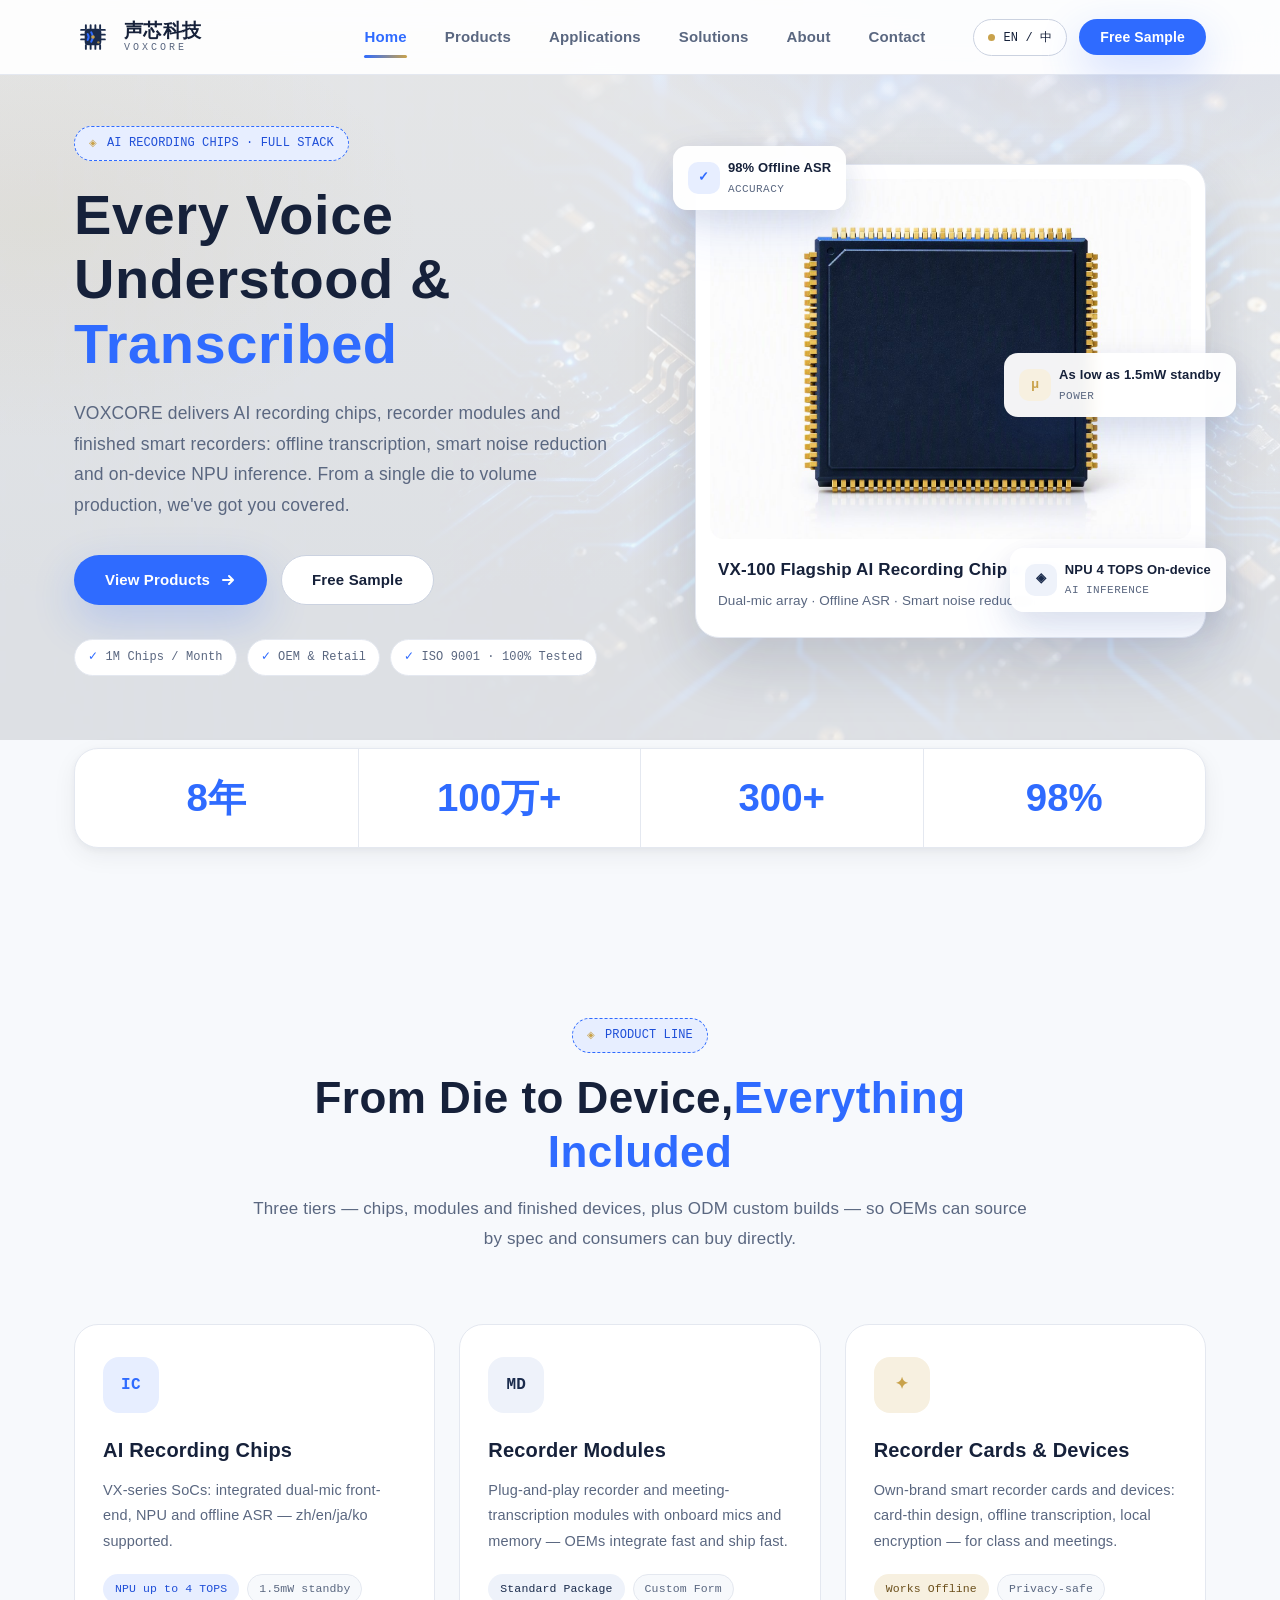
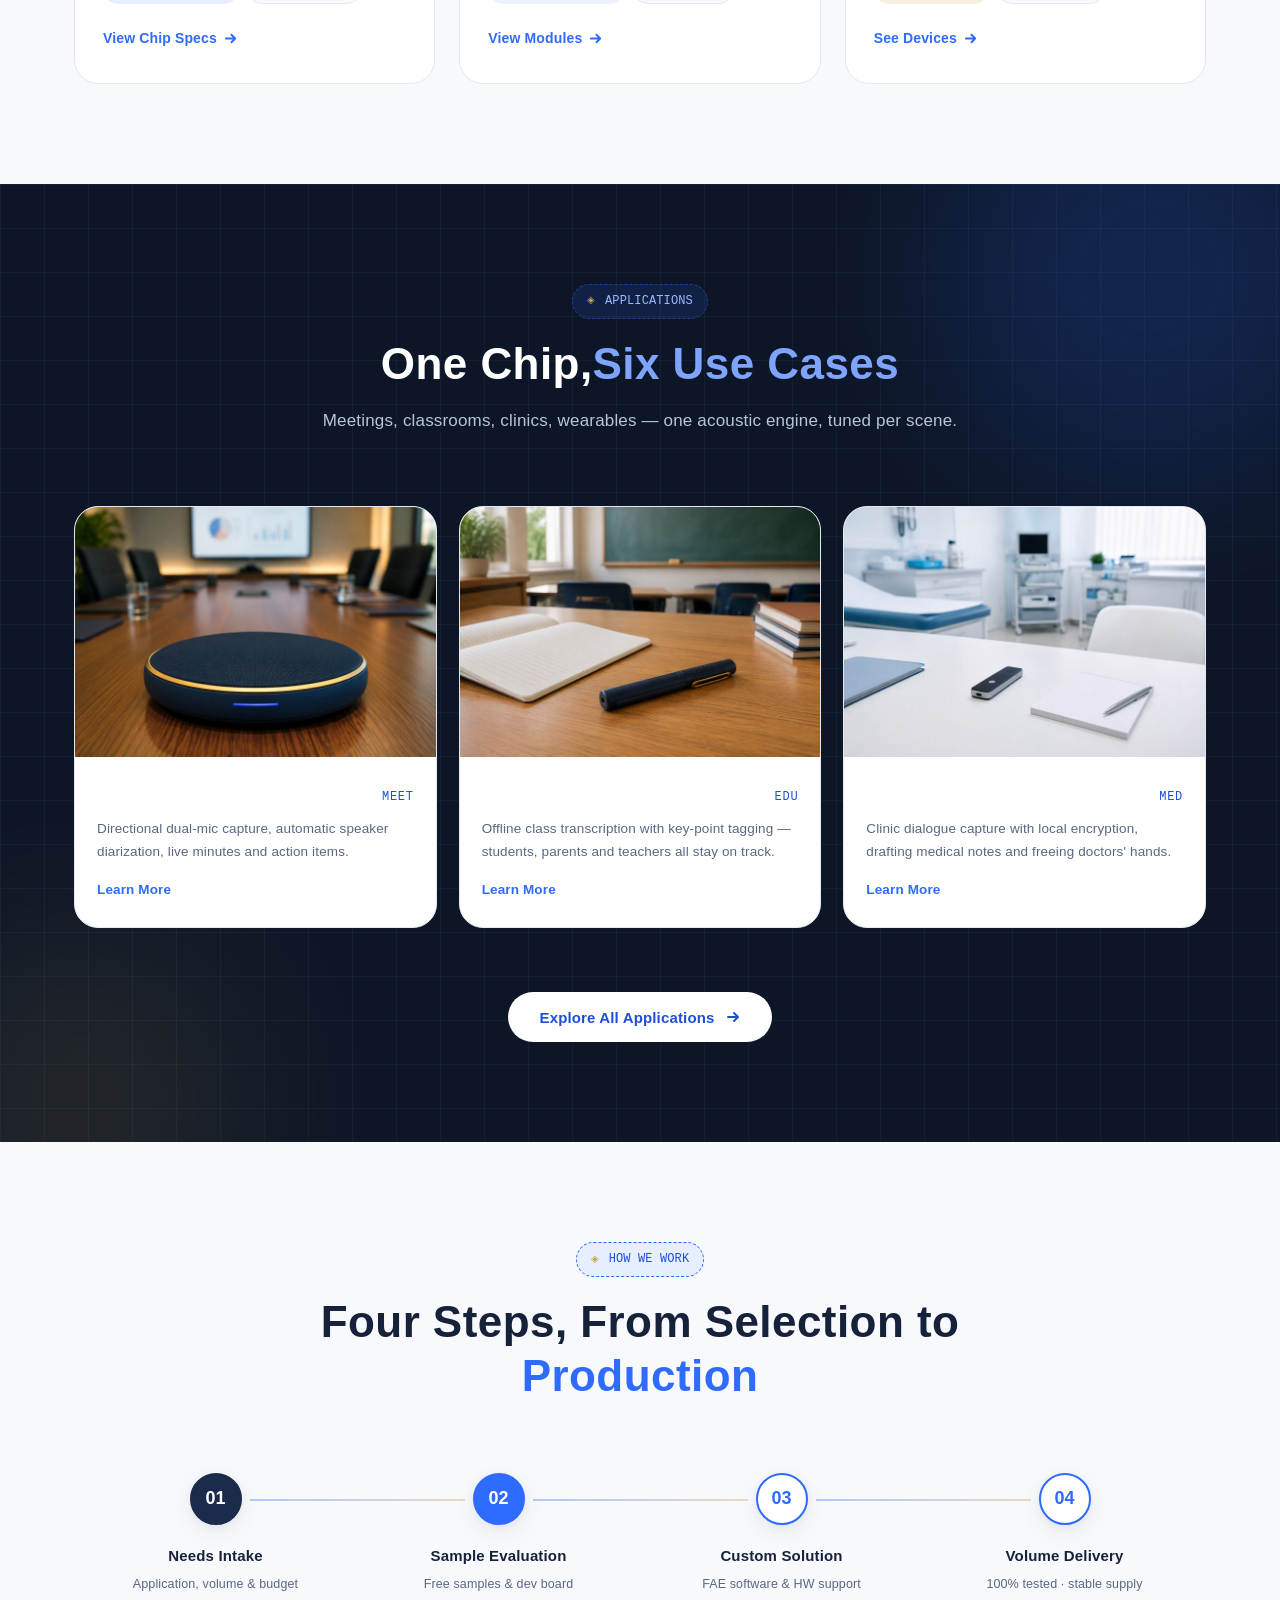
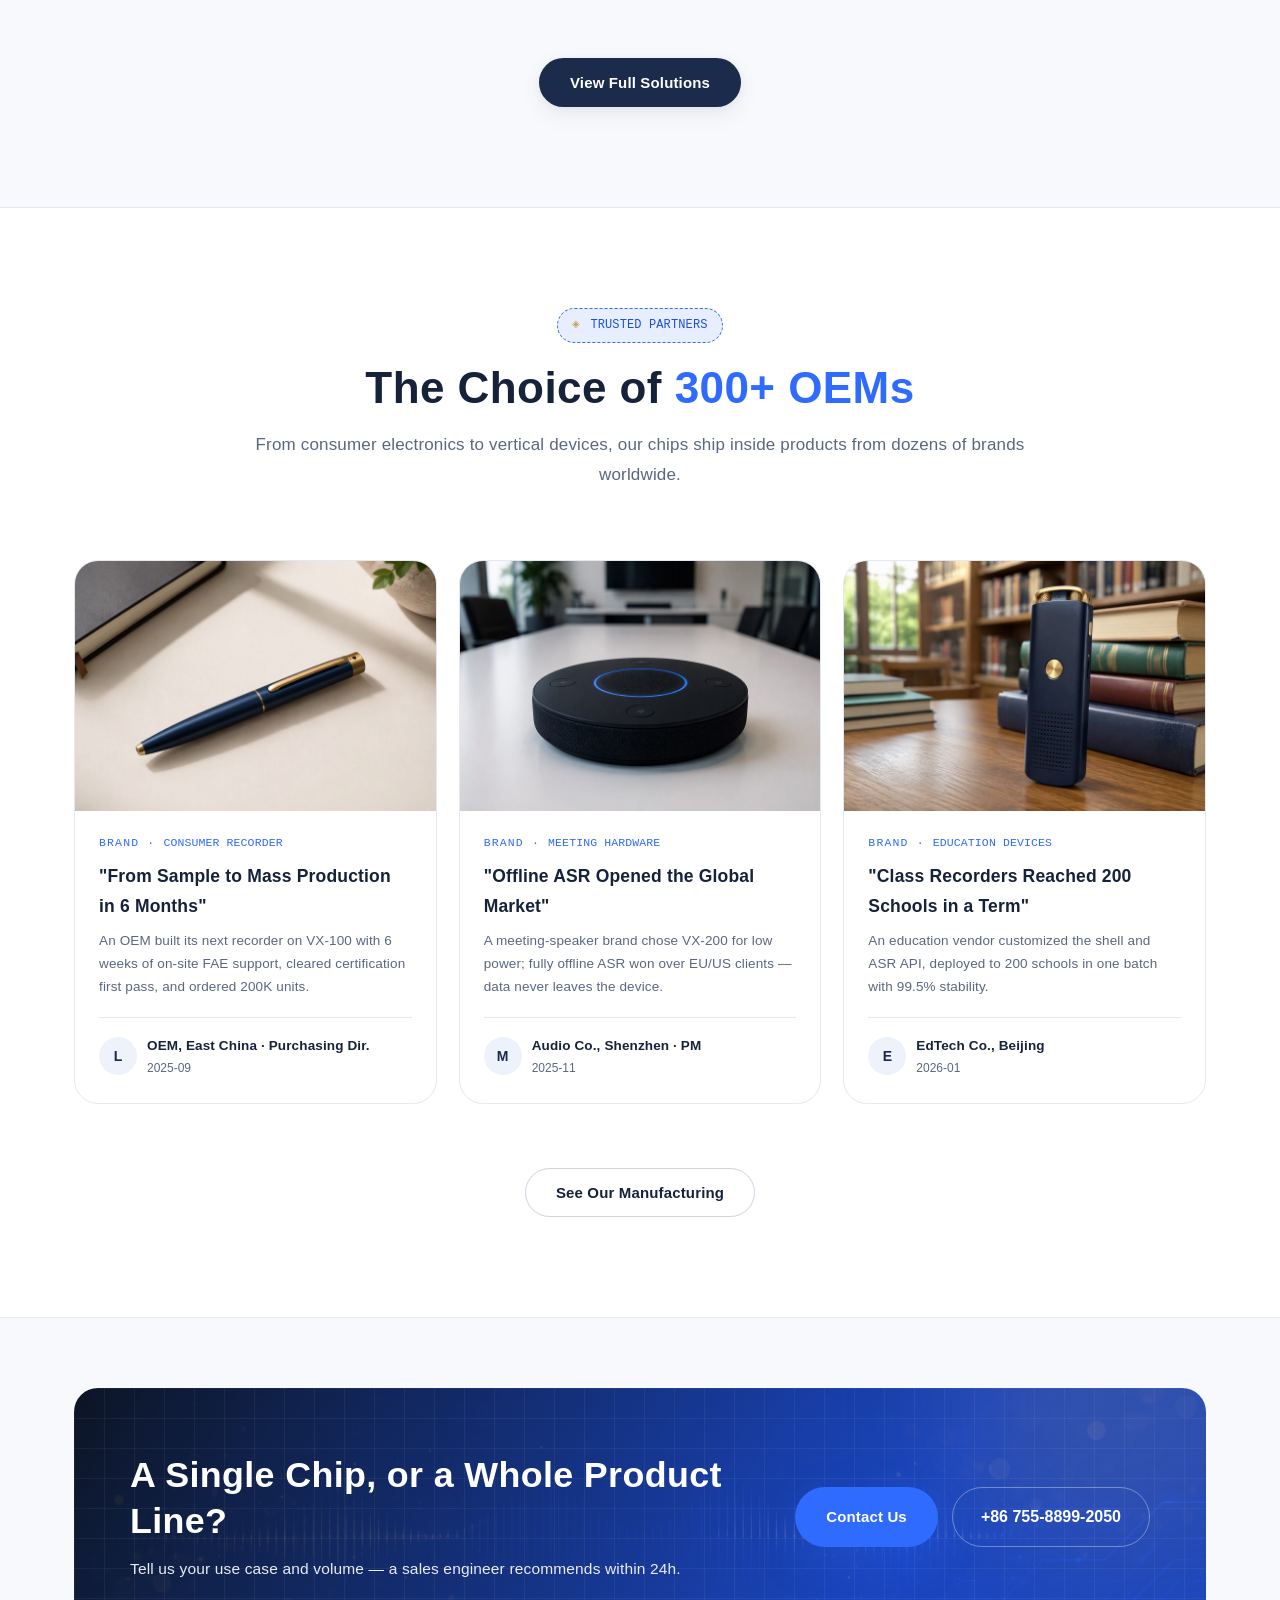
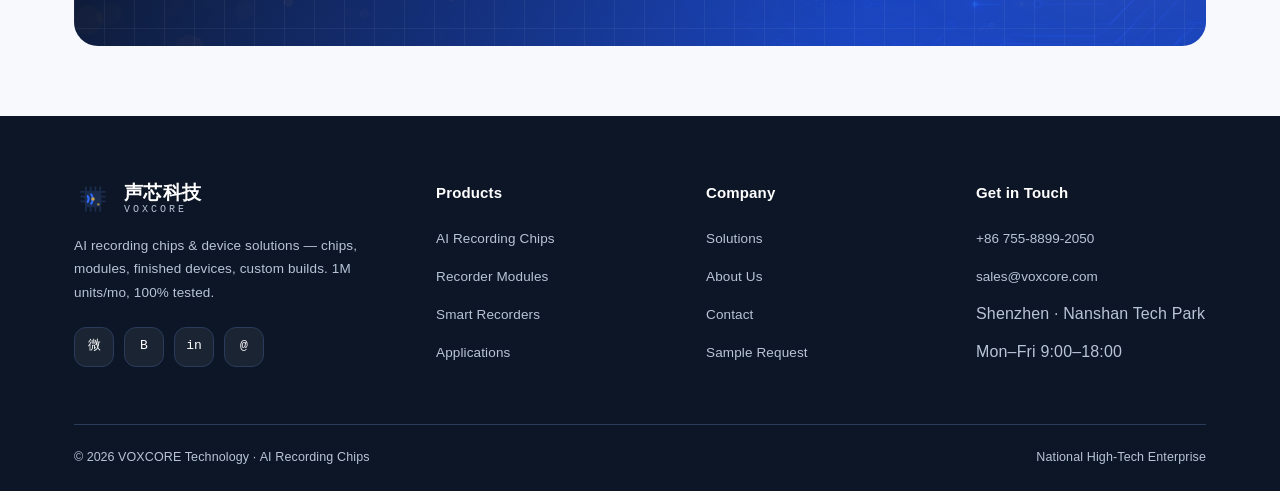
<file: index.html>
<!DOCTYPE html>
<html lang="zh" data-title-zh="声芯科技 VOXCORE｜AI 录音芯片 · 录音笔方案与成品" data-title-en="VOXCORE｜AI Recording Chips · Recorder Solutions & Devices">
<head>
<meta charset="UTF-8">
<meta name="viewport" content="width=device-width, initial-scale=1.0">
<title>声芯科技 VOXCORE｜AI 录音芯片 · 录音笔方案与成品</title>
<meta name="description" content="声芯科技 VOXCORE 专注 AI 录音芯片：VX-100 旗舰芯片（NPU 4 TOPS）、录音笔模组、智能录音笔成品与定制方案。面向整机厂提供芯片/模组/量产支持，同时自有智能录音笔成品。">
<meta name="keywords" content="AI录音芯片,录音笔芯片,语音转写芯片,录音笔模组,智能录音笔,声芯科技">
<meta name="robots" content="index,follow">
<link rel="canonical" href="https://voxcore.com/">
<link rel="icon" href="assets/img/favicon.svg" type="image/svg+xml">
<link rel="apple-touch-icon" href="assets/img/favicon.svg">

<!-- Open Graph -->
<meta property="og:type" content="website">
<meta property="og:site_name" content="声芯科技 VOXCORE">
<meta property="og:title" content="声芯科技 VOXCORE｜AI 录音芯片 · 录音笔方案与成品">
<meta property="og:description" content="AI 录音芯片 / 模组 / 成品 / 定制方案。NPU 4 TOPS，离线转写，面向整机厂与终端消费者。">
<meta property="og:url" content="https://voxcore.com/">
<meta property="og:image" content="https://voxcore.com/assets/img/og-cover.jpg">
<meta property="og:locale" content="zh_CN">
<meta property="og:locale:alternate" content="en_US">

<!-- 结构化数据 -->
<script type="application/ld+json">
{
  "@context": "https://schema.org",
  "@type": "Organization",
  "name": "声芯科技 VOXCORE",
  "alternateName": "VOXCORE Technology",
  "url": "https://voxcore.com",
  "logo": "https://voxcore.com/assets/img/logo.svg",
  "description": "AI 录音芯片与整机方案供应商：芯片 / 模组 / 成品 / 定制方案。",
  "foundingDate": "2018",
  "address": { "@type": "PostalAddress", "addressLocality": "深圳", "addressCountry": "CN" },
  "contactPoint": {
    "@type": "ContactPoint",
    "contactType": "sales",
    "telephone": "+86-755-8899-2050",
    "availableLanguage": ["zh", "en"]
  }
}
</script>

<link rel="stylesheet" href="assets/css/design-tokens.css">
<link rel="stylesheet" href="assets/css/style.css">
</head>
<body>

<!-- ================= 共享头部 ================= -->
<header class="site-header">
  <div class="container header-inner">
    <a class="brand" href="index.html">
      <img class="brand-mark" src="assets/img/logo.svg" alt="声芯科技 VOXCORE" width="38" height="38">
      <span class="brand-text">
        <span class="brand-cn">声芯科技</span>
        <span class="brand-en">VOXCORE</span>
      </span>
    </a>
    <nav class="main-nav" aria-label="主导航">
      <a class="nav-link" href="index.html"><span class="i18n"><span class="zh">首页</span><span class="en">Home</span></span></a>
      <a class="nav-link" href="products.html"><span class="i18n"><span class="zh">产品中心</span><span class="en">Products</span></span></a>
      <a class="nav-link" href="applications.html"><span class="i18n"><span class="zh">应用场景</span><span class="en">Applications</span></span></a>
      <a class="nav-link" href="solutions.html"><span class="i18n"><span class="zh">解决方案</span><span class="en">Solutions</span></span></a>
      <a class="nav-link" href="about.html"><span class="i18n"><span class="zh">关于我们</span><span class="en">About</span></span></a>
      <a class="nav-link" href="contact.html"><span class="i18n"><span class="zh">联系</span><span class="en">Contact</span></span></a>
    </nav>
    <div class="header-actions">
      <button class="lang-switch" aria-label="切换语言" title="中 / EN">
        <span class="dot"></span><span class="i18n"><span class="zh">中 / EN</span><span class="en">EN / 中</span></span>
      </button>
      <a class="btn btn-blue btn-sm" href="contact.html"><span class="i18n"><span class="zh">获取样片</span><span class="en">Free Sample</span></span></a>
      <button class="nav-toggle" aria-label="菜单"><span></span></button>
    </div>
  </div>
</header>

<main>
<!-- ================= Hero ================= -->
<section class="hero">
  <div class="container hero-grid">
    <div class="hero-copy">
      <span class="silk"><span class="i18n"><span class="zh">AI 录音芯片 · 全链路方案</span><span class="en">AI Recording Chips · Full Stack</span></span></span>
      <h1 class="hero-title"><span class="i18n"><span class="zh">让每一段声音，<br>都能被<em>听懂并转写</em></span><span class="en">Every Voice<br>Understood & <em>Transcribed</em></span></span></h1>
      <p class="hero-sub"><span class="i18n"><span class="zh">声芯科技提供 AI 录音芯片、录音笔模组与智能录音笔成品：离线转写、智能降噪、NPU 本地推理。从一颗芯片到量产整机，我们都为你交付。</span><span class="en">VOXCORE delivers AI recording chips, recorder modules and finished smart recorders: offline transcription, smart noise reduction and on-device NPU inference. From a single die to volume production, we've got you covered.</span></span></p>
      <div class="hero-cta">
        <a class="btn btn-blue" href="products.html">
          <span class="i18n"><span class="zh">查看产品</span><span class="en">View Products</span></span>
          <svg viewBox="0 0 16 16" fill="none"><path d="M3 8h9M9 4l4 4-4 4" stroke="currentColor" stroke-width="2" stroke-linecap="round" stroke-linejoin="round"/></svg>
        </a>
        <button class="btn btn-outline" data-modal
          data-zh-title="申请样片" data-en-title="Request a Sample"
          data-zh-sub="填写需求，销售工程师 24 小时内与你联系" data-en-sub="Share your needs — an FAE will reach out within 24h">
          <span class="i18n"><span class="zh">申请免费样片</span><span class="en">Free Sample</span></span>
        </button>
      </div>
      <div class="hero-trust">
        <span class="trust-chip"><span class="ok">✓</span><span class="i18n"><span class="zh">月产能 100 万颗</span><span class="en">1M Chips / Month</span></span></span>
        <span class="trust-chip"><span class="ok">✓</span><span class="i18n"><span class="zh">整机厂 + 终端双服务</span><span class="en">OEM & Retail</span></span></span>
        <span class="trust-chip"><span class="ok">✓</span><span class="i18n"><span class="zh">ISO 9001 · 全测出货</span><span class="en">ISO 9001 · 100% Tested</span></span></span>
      </div>
    </div>
    <div class="hero-visual">
      <div class="chip-card">
        <img class="chip-photo" src="assets/img/prod-chip.jpg" alt="VX-100 AI 录音芯片" width="480" height="360">
        <div class="chip-meta">
          <div class="route"><span class="i18n"><span class="zh">VX-100 旗舰 AI 录音芯片</span><span class="en">VX-100 Flagship AI Recording Chip</span></span> <em>4 TOPS</em></div>
          <div class="tagline"><span class="i18n"><span class="zh">双麦阵列 · 离线转写 · 智能降噪</span><span class="en">Dual-mic array · Offline ASR · Smart noise reduction</span></span></div>
        </div>
      </div>
      <div class="fx fx-1"><span class="ic">✓</span><span><span class="i18n"><span class="zh">离线转写 98% 准确率</span><span class="en">98% Offline ASR</span></span><small>ACCURACY</small></span></div>
      <div class="fx fx-2"><span class="ic">◈</span><span><span class="i18n"><span class="zh">NPU 4 TOPS 本地推理</span><span class="en">NPU 4 TOPS On-device</span></span><small>AI INFERENCE</small></span></div>
      <div class="fx fx-3"><span class="ic">µ</span><span><span class="i18n"><span class="zh">低至 1.5mW 待机</span><span class="en">As low as 1.5mW standby</span></span><small>POWER</small></span></div>
    </div>
  </div>
</section>

<!-- ================= 数据统计 ================= -->
<section class="section-sm" style="padding-top:0">
  <div class="container">
    <div class="stats-strip">
      <div class="stat">
        <span class="stat-num" data-count="8" data-suffix="年"><span class="i18n"><span class="zh">声学算法积累</span><span class="en">Years of Audio R&D</span></span></span>
      </div>
      <div class="stat">
        <span class="stat-num" data-count="100" data-suffix="万+"><span class="i18n"><span class="zh">月出货芯片</span><span class="en">Chips Shipped / Mo</span></span></span>
      </div>
      <div class="stat">
        <span class="stat-num" data-count="300" data-suffix="+"><span class="i18n"><span class="zh">合作整机厂</span><span class="en">Partner OEMs</span></span></span>
      </div>
      <div class="stat">
        <span class="stat-num" data-count="98" data-suffix="%"><span class="i18n"><span class="zh">离线转写准确率</span><span class="en">Offline ASR Accuracy</span></span></span>
      </div>
    </div>
  </div>
</section>

<!-- ================= 产品线 ================= -->
<section class="section" id="products">
  <div class="container">
    <div class="sec-head">
      <span class="silk"><span class="i18n"><span class="zh">产品矩阵</span><span class="en">Product Line</span></span></span>
      <h2 class="sec-title"><span class="i18n"><span class="zh">从芯片到整机，<em>一个都不缺</em></span><span class="en">From Die to Device,<em>Everything Included</em></span></span></h2>
      <p class="sec-sub"><span class="i18n"><span class="zh">三层产品——芯片、模组与成品，另提供整机 ODM 定制：整机厂可以按需选型，终端客户可以直接买到。</span><span class="en">Three tiers — chips, modules and finished devices, plus ODM custom builds — so OEMs can source by spec and consumers can buy directly.</span></span></p>
    </div>
    <div class="svc-grid">
      <article class="svc-card">
        <div class="svc-icon">IC</div>
        <h3 class="svc-title"><span class="i18n"><span class="zh">AI 录音芯片</span><span class="en">AI Recording Chips</span></span></h3>
        <p class="svc-desc"><span class="i18n"><span class="zh">VX 系列 SoC：集成双麦阵列前端、NPU 与离线 ASR 引擎，支持中文/英语/日韩语转写。</span><span class="en">VX-series SoCs: integrated dual-mic front-end, NPU and offline ASR — zh/en/ja/ko supported.</span></span></p>
        <div class="svc-tags"><span class="tag tag--blue"><span class="i18n"><span class="zh">NPU 至 4 TOPS</span><span class="en">NPU up to 4 TOPS</span></span></span><span class="tag"><span class="i18n"><span class="zh">待机 1.5mW</span><span class="en">1.5mW standby</span></span></span></div>
        <a class="svc-more" href="products.html"><span class="i18n"><span class="zh">查看芯片规格</span><span class="en">View Chip Specs</span></span><svg viewBox="0 0 16 16" fill="none"><path d="M3 8h9M9 4l4 4-4 4" stroke="currentColor" stroke-width="2" stroke-linecap="round" stroke-linejoin="round"/></svg></a>
      </article>
      <article class="svc-card">
        <div class="svc-icon">MD</div>
        <h3 class="svc-title"><span class="i18n"><span class="zh">录音笔模组</span><span class="en">Recorder Modules</span></span></h3>
        <p class="svc-desc"><span class="i18n"><span class="zh">即插即用的录音笔模组与会议转写模组，板载麦克风阵列与内存，整机厂可快速集成量产。</span><span class="en">Plug-and-play recorder and meeting-transcription modules with onboard mics and memory — OEMs integrate fast and ship fast.</span></span></p>
        <div class="svc-tags"><span class="tag tag--navy"><span class="i18n"><span class="zh">标准封装</span><span class="en">Standard Package</span></span></span><span class="tag"><span class="i18n"><span class="zh">可定制外形</span><span class="en">Custom Form</span></span></span></div>
        <a class="svc-more" href="products.html"><span class="i18n"><span class="zh">查看模组</span><span class="en">View Modules</span></span><svg viewBox="0 0 16 16" fill="none"><path d="M3 8h9M9 4l4 4-4 4" stroke="currentColor" stroke-width="2" stroke-linecap="round" stroke-linejoin="round"/></svg></a>
      </article>
      <article class="svc-card">
        <div class="svc-icon">✦</div>
        <h3 class="svc-title"><span class="i18n"><span class="zh">智能录音卡与录音笔</span><span class="en">Recorder Cards & Devices</span></span></h3>
        <p class="svc-desc"><span class="i18n"><span class="zh">自有品牌智能录音卡与录音笔：卡片级超薄机身、离线转写、本地加密，上课开会随身可用。</span><span class="en">Own-brand smart recorder cards and devices: card-thin design, offline transcription, local encryption — for class and meetings.</span></span></p>
        <div class="svc-tags"><span class="tag tag--gold"><span class="i18n"><span class="zh">离线可用</span><span class="en">Works Offline</span></span></span><span class="tag"><span class="i18n"><span class="zh">隐私安全</span><span class="en">Privacy-safe</span></span></span></div>
        <a class="svc-more" href="products.html#devices"><span class="i18n"><span class="zh">看成品</span><span class="en">See Devices</span></span><svg viewBox="0 0 16 16" fill="none"><path d="M3 8h9M9 4l4 4-4 4" stroke="currentColor" stroke-width="2" stroke-linecap="round" stroke-linejoin="round"/></svg></a>
      </article>
    </div>
  </div>
</section>

<!-- ================= 应用场景精选 ================= -->
<section class="section section--dark" id="apps">
  <div class="bg-grid"></div>
  <span class="glow glow-blue"></span><span class="glow glow-gold"></span>
  <div class="container">
    <div class="sec-head">
      <span class="silk"><span class="i18n"><span class="zh">应用场景</span><span class="en">Applications</span></span></span>
      <h2 class="sec-title"><span class="i18n"><span class="zh">一个芯片，<em>六种打开方式</em></span><span class="en">One Chip,<em>Six Use Cases</em></span></span></h2>
      <p class="sec-sub"><span class="i18n"><span class="zh">从会议到课堂，从医疗到穿戴，同样的声学引擎在不同场景里各司其职。</span><span class="en">Meetings, classrooms, clinics, wearables — one acoustic engine, tuned per scene.</span></span></p>
    </div>
    <div class="prod-grid">
      <article class="prod-card">
        <img class="prod-img" src="assets/img/app-meeting.jpg" alt="会议转写" width="400" height="250">
        <div class="prod-body">
          <div class="prod-name"><h3><span class="i18n"><span class="zh">会议转写</span><span class="en">Meeting Transcription</span></span></h3><span class="fl">MEET</span></div>
          <p class="prod-desc"><span class="i18n"><span class="zh">双麦阵列定向拾音，多人发言自动区分角色，实时生成会议纪要与待办。</span><span class="en">Directional dual-mic capture, automatic speaker diarization, live minutes and action items.</span></span></p>
          <a class="prod-more" href="applications.html"><span class="i18n"><span class="zh">了解方案</span><span class="en">Learn More</span></span></a>
        </div>
      </article>
      <article class="prod-card">
        <img class="prod-img" src="assets/img/app-edu.jpg" alt="教育录音" width="400" height="250">
        <div class="prod-body">
          <div class="prod-name"><h3><span class="i18n"><span class="zh">教育录音</span><span class="en">Education Recording</span></span></h3><span class="fl">EDU</span></div>
          <p class="prod-desc"><span class="i18n"><span class="zh">课堂录音离线转写，重点标注与回顾复习，家长与老师都能轻松掌握学情。</span><span class="en">Offline class transcription with key-point tagging — students, parents and teachers all stay on track.</span></span></p>
          <a class="prod-more" href="applications.html"><span class="i18n"><span class="zh">了解方案</span><span class="en">Learn More</span></span></a>
        </div>
      </article>
      <article class="prod-card">
        <img class="prod-img" src="assets/img/app-medical.jpg" alt="医疗记录" width="400" height="250">
        <div class="prod-body">
          <div class="prod-name"><h3><span class="i18n"><span class="zh">医疗记录</span><span class="en">Medical Notes</span></span></h3><span class="fl">MED</span></div>
          <p class="prod-desc"><span class="i18n"><span class="zh">门诊对话采集、隐私本地加密存储，为医生整理病历初稿，解放双手。</span><span class="en">Clinic dialogue capture with local encryption, drafting medical notes and freeing doctors' hands.</span></span></p>
          <a class="prod-more" href="applications.html"><span class="i18n"><span class="zh">了解方案</span><span class="en">Learn More</span></span></a>
        </div>
      </article>
    </div>
    <div class="center mt-5">
      <a class="btn btn-light" href="applications.html"><span class="i18n"><span class="zh">查看全部应用场景</span><span class="en">Explore All Applications</span></span><svg viewBox="0 0 16 16" fill="none"><path d="M3 8h9M9 4l4 4-4 4" stroke="currentColor" stroke-width="2" stroke-linecap="round" stroke-linejoin="round"/></svg></a>
    </div>
  </div>
</section>

<!-- ================= 定制流程预览 ================= -->
<section class="section" id="process">
  <div class="container">
    <div class="sec-head">
      <span class="silk"><span class="i18n"><span class="zh">合作流程</span><span class="en">How We Work</span></span></span>
      <h2 class="sec-title"><span class="i18n"><span class="zh">四步，从选型到<em>量产</em></span><span class="en">Four Steps, From Selection to <em>Production</em></span></span></h2>
    </div>
    <div class="flow">
      <div class="flow-step done">
        <div class="flow-num">01</div>
        <div class="flow-title"><span class="i18n"><span class="zh">需求对接</span><span class="en">Needs Intake</span></span></div>
        <div class="flow-sub"><span class="i18n"><span class="zh">确认应用、量级与预算</span><span class="en">Application, volume & budget</span></span></div>
      </div>
      <div class="flow-step done">
        <div class="flow-num">02</div>
        <div class="flow-title"><span class="i18n"><span class="zh">样片评估</span><span class="en">Sample Evaluation</span></span></div>
        <div class="flow-sub"><span class="i18n"><span class="zh">免费样片 + 开发板</span><span class="en">Free samples & dev board</span></span></div>
      </div>
      <div class="flow-step">
        <div class="flow-num">03</div>
        <div class="flow-title"><span class="i18n"><span class="zh">方案定制</span><span class="en">Custom Solution</span></span></div>
        <div class="flow-sub"><span class="i18n"><span class="zh">FAE 支持软硬件集成</span><span class="en">FAE software & HW support</span></span></div>
      </div>
      <div class="flow-step">
        <div class="flow-num">04</div>
        <div class="flow-title"><span class="i18n"><span class="zh">量产交付</span><span class="en">Volume Delivery</span></span></div>
        <div class="flow-sub"><span class="i18n"><span class="zh">全测出货 · 稳定供货</span><span class="en">100% tested · stable supply</span></span></div>
      </div>
    </div>
    <div class="center mt-5">
      <a class="btn btn-navy" href="solutions.html"><span class="i18n"><span class="zh">查看完整方案</span><span class="en">View Full Solutions</span></span></a>
    </div>
  </div>
</section>

<!-- ================= 案例/客户 ================= -->
<section class="section" id="clients" style="background:var(--surface);border-top:1px solid var(--border);border-bottom:1px solid var(--border)">
  <div class="container">
    <div class="sec-head">
      <span class="silk"><span class="i18n"><span class="zh">合作客户</span><span class="en">Trusted Partners</span></span></span>
      <h2 class="sec-title"><span class="i18n"><span class="zh">300+ 整机厂的<em>共同选择</em></span><span class="en">The Choice of <em>300+ OEMs</em></span></span></h2>
      <p class="sec-sub"><span class="i18n"><span class="zh">从消费电子到行业设备，我们的芯片出货到全球数十个品牌的产品里。</span><span class="en">From consumer electronics to vertical devices, our chips ship inside products from dozens of brands worldwide.</span></span></p>
    </div>
    <div class="story-grid">
      <article class="story-card">
        <img class="story-img" src="assets/img/case-recorder.jpg" alt="某品牌录音笔" width="400" height="250">
        <div class="story-body">
          <span class="story-route">BRAND · <span class="i18n"><span class="zh">消费录音笔</span><span class="en">Consumer Recorder</span></span></span>
          <h3 class="story-title"><span class="i18n"><span class="zh">「从样片到量产，只用了 6 个月」</span><span class="en">"From Sample to Mass Production in 6 Months"</span></span></h3>
          <p class="story-desc"><span class="i18n"><span class="zh">整机厂基于 VX-100 开发新一代录音笔，FAE 驻场支持 6 周，一次性通过认证，首批订单 20 万颗。</span><span class="en">An OEM built its next recorder on VX-100 with 6 weeks of on-site FAE support, cleared certification first pass, and ordered 200K units.</span></span></p>
          <div class="story-author"><span class="av">L</span><span><div class="who"><span class="i18n"><span class="zh">华东某整机厂 · 采购总监</span><span class="en">OEM, East China · Purchasing Dir.</span></span></div><div class="when">2025-09</div></span></div>
        </div>
      </article>
      <article class="story-card">
        <img class="story-img" src="assets/img/case-meeting.jpg" alt="会议音箱品牌" width="400" height="250">
        <div class="story-body">
          <span class="story-route">BRAND · <span class="i18n"><span class="zh">会议硬件</span><span class="en">Meeting Hardware</span></span></span>
          <h3 class="story-title"><span class="i18n"><span class="zh">「离线转写让我们杀入海外市场」</span><span class="en">"Offline ASR Opened the Global Market"</span></span></h3>
          <p class="story-desc"><span class="i18n"><span class="zh">会议音箱品牌采用 VX-200 低功耗方案，全离线转写打动欧美客户，数据不出设备。</span><span class="en">A meeting-speaker brand chose VX-200 for low power; fully offline ASR won over EU/US clients — data never leaves the device.</span></span></p>
          <div class="story-author"><span class="av">M</span><span><div class="who"><span class="i18n"><span class="zh">深圳某声学企业 · 产品经理</span><span class="en">Audio Co., Shenzhen · PM</span></span></div><div class="when">2025-11</div></span></div>
        </div>
      </article>
      <article class="story-card">
        <img class="story-img" src="assets/img/case-education.jpg" alt="教育终端" width="400" height="250">
        <div class="story-body">
          <span class="story-route">BRAND · <span class="i18n"><span class="zh">教育终端</span><span class="en">Education Devices</span></span></span>
          <h3 class="story-title"><span class="i18n"><span class="zh">「课堂录音笔，一学期铺进 200 校」</span><span class="en">"Class Recorders Reached 200 Schools in a Term"</span></span></h3>
          <p class="story-desc"><span class="i18n"><span class="zh">教育设备商定制外壳与转写接口，一次批量部署 200 所学校，稳定率 99.5%。</span><span class="en">An education vendor customized the shell and ASR API, deployed to 200 schools in one batch with 99.5% stability.</span></span></p>
          <div class="story-author"><span class="av">E</span><span><div class="who"><span class="i18n"><span class="zh">北京某教育科技公司</span><span class="en">EdTech Co., Beijing</span></span></div><div class="when">2026-01</div></span></div>
        </div>
      </article>
    </div>
    <div class="center mt-5">
      <a class="btn btn-outline" href="about.html"><span class="i18n"><span class="zh">了解我们的制造能力</span><span class="en">See Our Manufacturing</span></span></a>
    </div>
  </div>
</section>

<!-- ================= CTA 横幅 ================= -->
<section class="section-sm">
  <div class="container">
    <div class="cta-band">
      <span class="glow" style="position:absolute"></span>
      <div>
        <h2 class="cta-title"><span class="i18n"><span class="zh">一颗芯片，还是一整条产品线？</span><span class="en">A Single Chip, or a Whole Product Line?</span></span></h2>
        <p class="cta-sub"><span class="i18n"><span class="zh">告诉我们你的应用场景与量级，销售工程师 24 小时内给出选型建议。</span><span class="en">Tell us your use case and volume — a sales engineer recommends within 24h.</span></span></p>
      </div>
      <div class="cta-actions">
        <a class="btn btn-blue" href="contact.html"><span class="i18n"><span class="zh">联系我们</span><span class="en">Contact Us</span></span></a>
        <a class="btn-line" href="tel:+867558892050">+86 755-8899-2050</a>
      </div>
    </div>
  </div>
</section>
</main>

<!-- ================= 共享页脚 ================= -->
<footer class="site-footer">
  <div class="container">
    <div class="footer-top">
      <div class="footer-brand">
        <a class="brand" href="index.html">
          <img class="brand-mark" src="assets/img/logo.svg" alt="声芯科技" width="38" height="38">
          <span class="brand-text">
            <span class="brand-cn">声芯科技</span>
            <span class="brand-en">VOXCORE</span>
          </span>
        </a>
        <p class="footer-about"><span class="i18n"><span class="zh">AI 录音芯片与整机方案供应商：芯片 / 模组 / 成品 / 定制。月产能 100 万颗，全测出货。</span><span class="en">AI recording chips & device solutions — chips, modules, finished devices, custom builds. 1M units/mo, 100% tested.</span></span></p>
        <div class="footer-social">
          <a href="#" aria-label="WeChat">微</a>
          <a href="#" aria-label="Bilibili">B</a>
          <a href="#" aria-label="LinkedIn">in</a>
          <a href="#" aria-label="Email">@</a>
        </div>
      </div>
      <div class="footer-col">
        <h4><span class="i18n"><span class="zh">产品</span><span class="en">Products</span></span></h4>
        <ul>
          <li><a href="products.html"><span class="i18n"><span class="zh">AI 录音芯片</span><span class="en">AI Recording Chips</span></span></a></li>
          <li><a href="products.html"><span class="i18n"><span class="zh">录音笔模组</span><span class="en">Recorder Modules</span></span></a></li>
          <li><a href="products.html"><span class="i18n"><span class="zh">智能录音笔</span><span class="en">Smart Recorders</span></span></a></li>
          <li><a href="applications.html"><span class="i18n"><span class="zh">应用场景</span><span class="en">Applications</span></span></a></li>
        </ul>
      </div>
      <div class="footer-col">
        <h4><span class="i18n"><span class="zh">公司</span><span class="en">Company</span></span></h4>
        <ul>
          <li><a href="solutions.html"><span class="i18n"><span class="zh">解决方案</span><span class="en">Solutions</span></span></a></li>
          <li><a href="about.html"><span class="i18n"><span class="zh">关于我们</span><span class="en">About Us</span></span></a></li>
          <li><a href="contact.html"><span class="i18n"><span class="zh">联系我们</span><span class="en">Contact</span></span></a></li>
          <li><a href="contact.html"><span class="i18n"><span class="zh">样片申请</span><span class="en">Sample Request</span></span></a></li>
        </ul>
      </div>
      <div class="footer-col">
        <h4><span class="i18n"><span class="zh">联系</span><span class="en">Get in Touch</span></span></h4>
        <ul>
          <li><a href="tel:+867558892050">+86 755-8899-2050</a></li>
          <li><a href="mailto:sales@voxcore.com">sales@voxcore.com</a></li>
          <li><span class="i18n"><span class="zh">深圳 · 南山科技园</span><span class="en">Shenzhen · Nanshan Tech Park</span></span></li>
          <li><span class="i18n"><span class="zh">周一至周五 9:00–18:00</span><span class="en">Mon–Fri 9:00–18:00</span></span></li>
        </ul>
      </div>
    </div>
    <div class="footer-bottom">
      <span>© 2026 <span class="i18n"><span class="zh">声芯科技</span><span class="en">VOXCORE Technology</span></span> · <span class="i18n"><span class="zh">AI 录音芯片</span><span class="en">AI Recording Chips</span></span></span>
      <span><span class="i18n"><span class="zh">国家高新技术企业</span><span class="en">National High-Tech Enterprise</span></span></span>
    </div>
  </div>
</footer>

<!-- ================= 共享询盘弹窗 ================= -->
<div class="modal" role="dialog" aria-modal="true">
  <div class="modal-box">
    <button class="modal-close" aria-label="关闭">✕</button>
    <h3 class="modal-title">获取报价</h3>
    <p class="modal-sub">留下需求，销售工程师 24 小时内回复</p>
    <form id="modal-form" style="margin-top:22px">
      <div class="field">
        <label><span class="i18n"><span class="zh">您的称呼</span><span class="en">Your Name</span></span></label>
        <input type="text" name="name" placeholder="姓名" required>
      </div>
      <div class="field">
        <label><span class="i18n"><span class="zh">联系方式</span><span class="en">Contact</span></span></label>
        <input type="text" name="contact" placeholder="微信 / 电话 / 邮箱" required>
      </div>
      <div class="field">
        <label><span class="i18n"><span class="zh">咨询内容</span><span class="en">Inquiry</span></span></label>
        <input type="text" name="topic" placeholder="例：VX-100 样片 / 录音笔模组 / 成品代理">
      </div>
      <button type="submit" class="btn btn-blue" style="width:100%;margin-top:8px"
        data-zh="提交需求" data-en="Submit"><span class="i18n"><span class="zh">提交需求</span><span class="en">Submit</span></span></button>
    </form>
  </div>
</div>

<script src="assets/js/i18n.js"></script>
<script src="assets/js/main.js"></script>
</body>
</html>
</file>
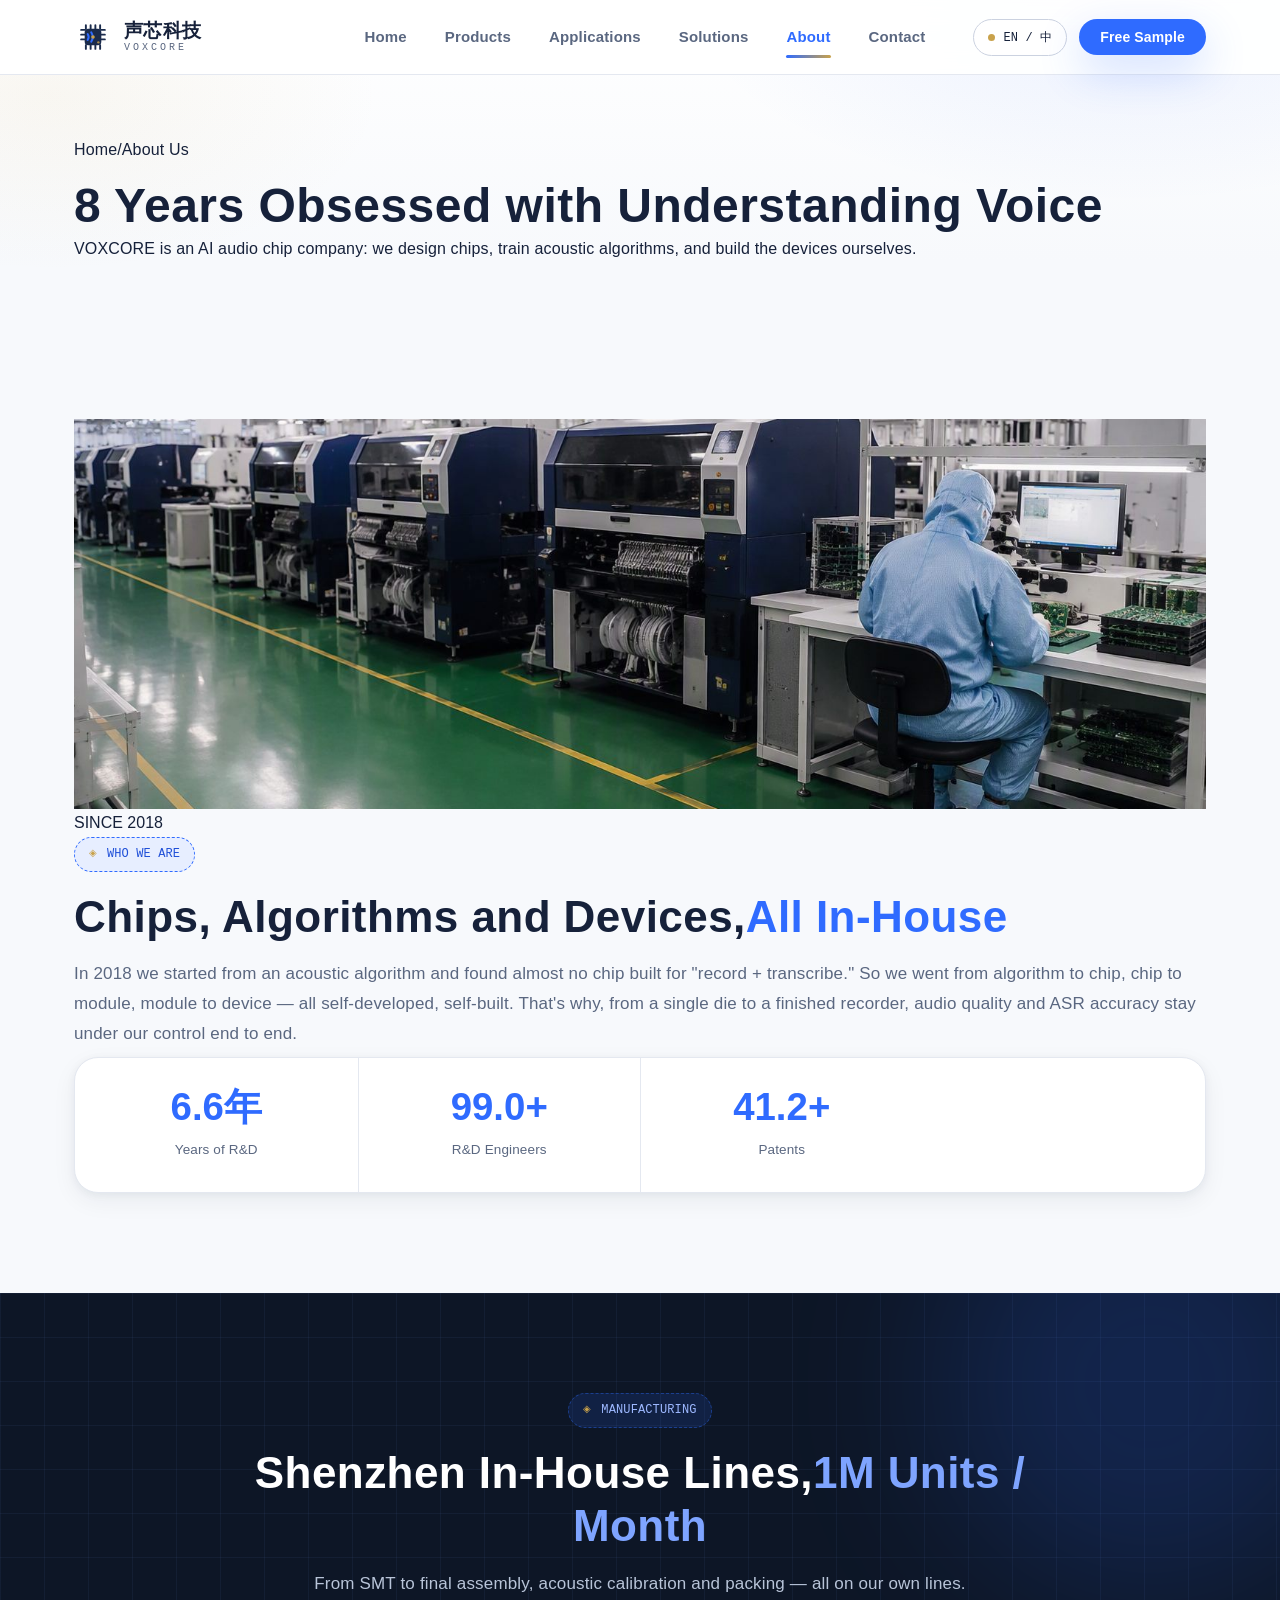
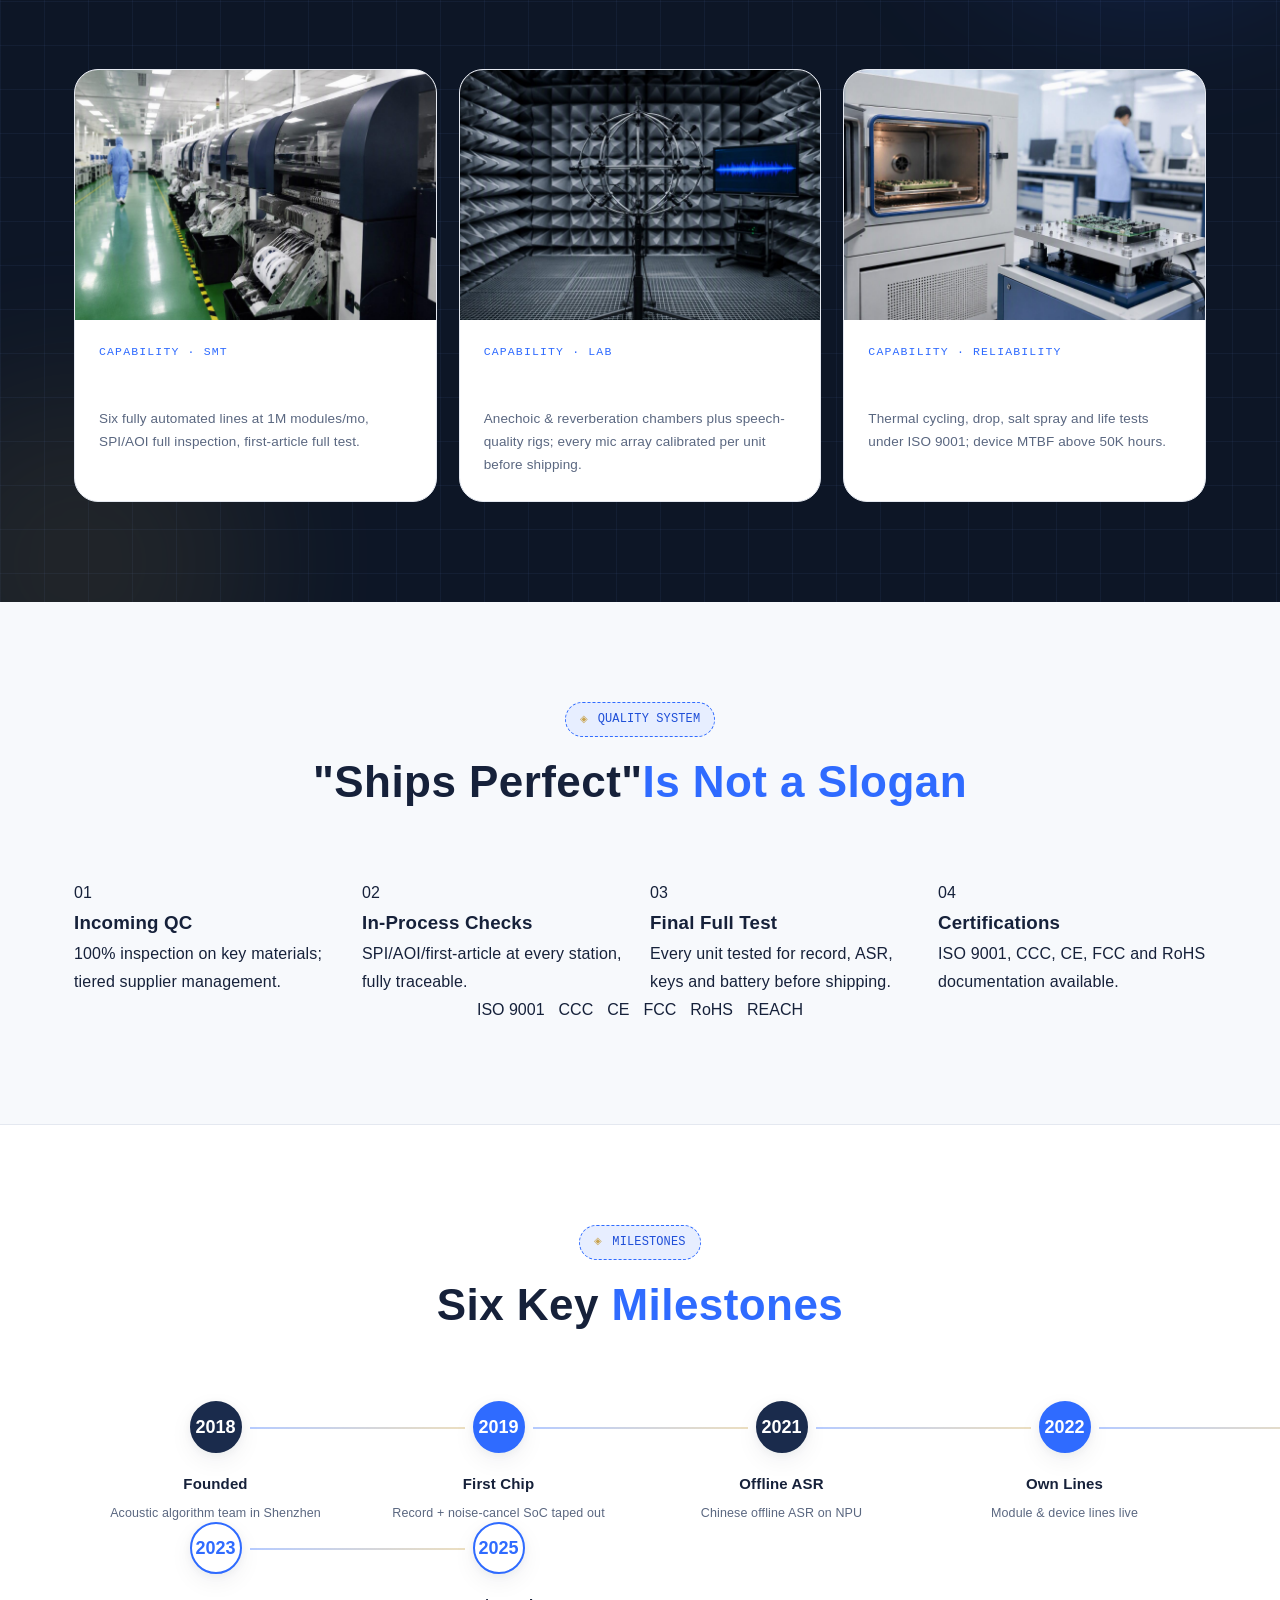
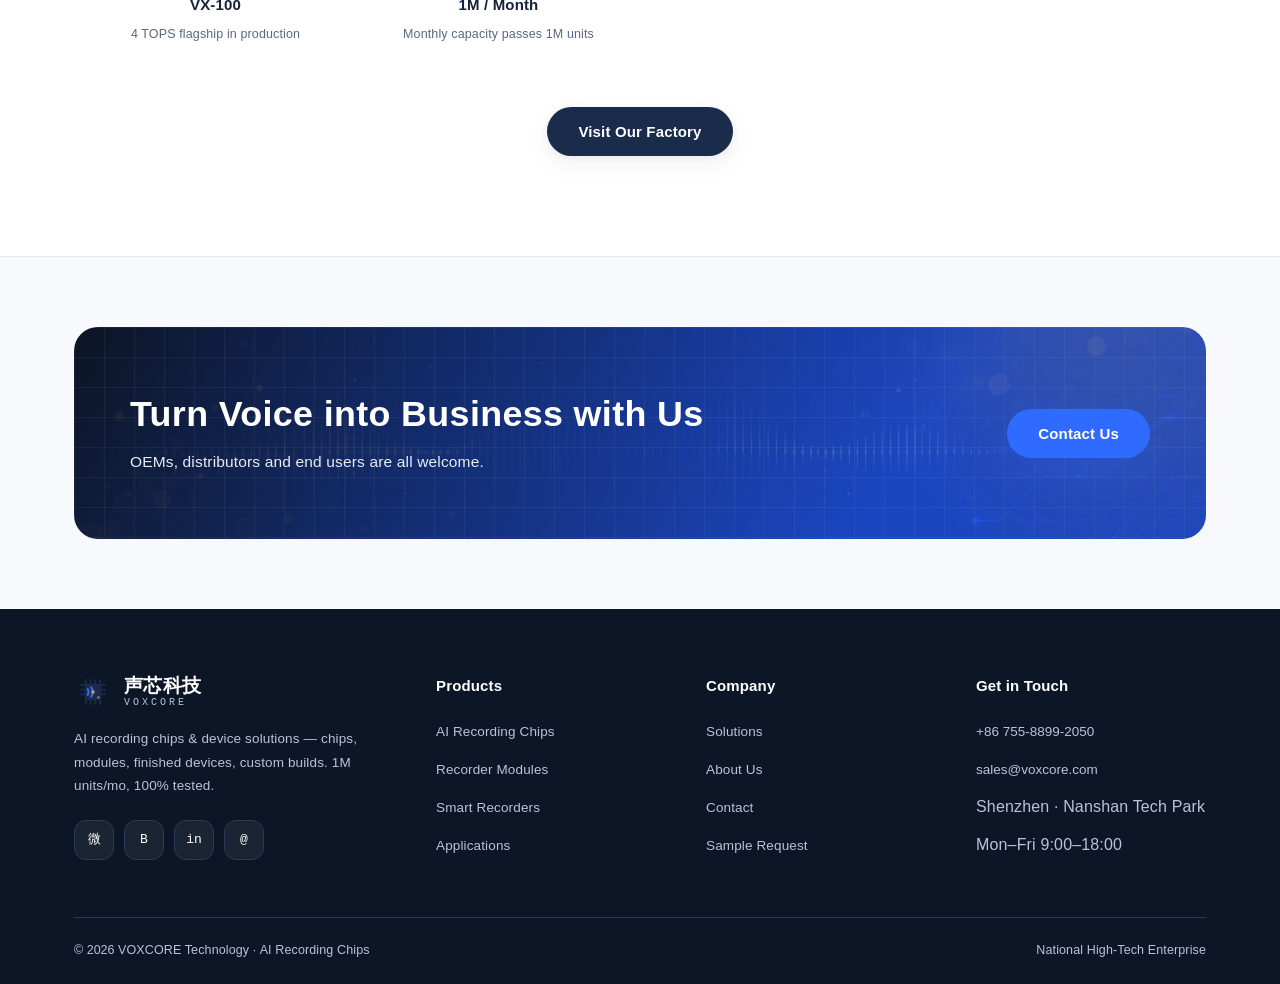
<file: about.html>
<!DOCTYPE html>
<html lang="zh" data-title-zh="关于我们｜声芯科技 · 制造能力与质量体系" data-title-en="About｜VOXCORE · Manufacturing & Quality">
<head>
<meta charset="UTF-8">
<meta name="viewport" content="width=device-width, initial-scale=1.0">
<title>关于我们｜声芯科技 VOXCORE：8 年声学算法 · 月产能 100 万颗</title>
<meta name="description" content="声芯科技 VOXCORE 成立于 2018 年，专注 AI 录音芯片与整机方案：深圳自有产线，月产能 100 万颗，ISO 9001 质量管理，全测出货，服务全球 300+ 整机厂。">
<meta name="keywords" content="声芯科技,VOXCORE,录音芯片公司,芯片代工,ISO9001,AI录音芯片制造商,深圳芯片公司">
<meta name="robots" content="index,follow">
<link rel="canonical" href="https://voxcore.com/about.html">
<link rel="icon" href="assets/img/favicon.svg" type="image/svg+xml">
<link rel="apple-touch-icon" href="assets/img/favicon.svg">

<!-- Open Graph -->
<meta property="og:type" content="website">
<meta property="og:site_name" content="声芯科技 VOXCORE">
<meta property="og:title" content="关于我们｜声芯科技 VOXCORE：8 年声学算法 · 月产能 100 万颗">
<meta property="og:description" content="深圳自有产线，月产能 100 万颗，ISO 9001，全测出货，服务 300+ 整机厂。">
<meta property="og:url" content="https://voxcore.com/about.html">
<meta property="og:image" content="https://voxcore.com/assets/img/og-cover.jpg">

<!-- 结构化数据 -->
<script type="application/ld+json">
{
  "@context": "https://schema.org",
  "@type": "AboutPage",
  "name": "关于声芯科技 VOXCORE",
  "url": "https://voxcore.com/about.html",
  "mainEntity": {
    "@type": "Organization",
    "name": "声芯科技 VOXCORE",
    "foundingDate": "2018",
    "description": "AI 录音芯片与整机方案供应商，深圳自有产线，月产能 100 万颗，ISO 9001。",
    "address": { "@type": "PostalAddress", "addressLocality": "深圳", "addressCountry": "CN" }
  }
}
</script>

<link rel="stylesheet" href="assets/css/design-tokens.css">
<link rel="stylesheet" href="assets/css/style.css">
</head>
<body>

<!-- ================= 共享头部 ================= -->
<header class="site-header">
  <div class="container header-inner">
    <a class="brand" href="index.html">
      <img class="brand-mark" src="assets/img/logo.svg" alt="声芯科技 VOXCORE" width="38" height="38">
      <span class="brand-text">
        <span class="brand-cn">声芯科技</span>
        <span class="brand-en">VOXCORE</span>
      </span>
    </a>
    <nav class="main-nav" aria-label="主导航">
      <a class="nav-link" href="index.html"><span class="i18n"><span class="zh">首页</span><span class="en">Home</span></span></a>
      <a class="nav-link" href="products.html"><span class="i18n"><span class="zh">产品中心</span><span class="en">Products</span></span></a>
      <a class="nav-link" href="applications.html"><span class="i18n"><span class="zh">应用场景</span><span class="en">Applications</span></span></a>
      <a class="nav-link" href="solutions.html"><span class="i18n"><span class="zh">解决方案</span><span class="en">Solutions</span></span></a>
      <a class="nav-link" href="about.html"><span class="i18n"><span class="zh">关于我们</span><span class="en">About</span></span></a>
      <a class="nav-link" href="contact.html"><span class="i18n"><span class="zh">联系</span><span class="en">Contact</span></span></a>
    </nav>
    <div class="header-actions">
      <button class="lang-switch" aria-label="切换语言" title="中 / EN">
        <span class="dot"></span><span class="i18n"><span class="zh">中 / EN</span><span class="en">EN / 中</span></span>
      </button>
      <a class="btn btn-blue btn-sm" href="contact.html"><span class="i18n"><span class="zh">获取样片</span><span class="en">Free Sample</span></span></a>
      <button class="nav-toggle" aria-label="菜单"><span></span></button>
    </div>
  </div>
</header>

<main>
<!-- ================= 页头 ================= -->
<section class="page-hero">
  <div class="container">
    <nav class="breadcrumb" aria-label="面包屑">
      <a href="index.html"><span class="i18n"><span class="zh">首页</span><span class="en">Home</span></span></a><span class="sep">/</span><span><span class="i18n"><span class="zh">关于我们</span><span class="en">About Us</span></span></span>
    </nav>
    <h1 class="page-title"><span class="i18n"><span class="zh">把「听懂声音」这件事，做了 8 年</span><span class="en">8 Years Obsessed with Understanding Voice</span></span></h1>
    <p class="page-sub"><span class="i18n"><span class="zh">声芯科技 VOXCORE 是一家人工智能音频芯片公司：我们设计芯片、训练声学算法，也亲自制造整机。</span><span class="en">VOXCORE is an AI audio chip company: we design chips, train acoustic algorithms, and build the devices ourselves.</span></span></p>
  </div>
</section>

<!-- ================= 公司简介 ================= -->
<section class="section">
  <div class="container">
    <div class="spec-wrap">
      <div class="spec-media">
        <img class="prod-img" src="assets/img/factory.jpg" alt="声芯科技产线" width="520" height="390">
        <div class="spec-badge">SINCE 2018</div>
      </div>
      <div class="spec-content">
        <span class="silk"><span class="i18n"><span class="zh">我们是谁</span><span class="en">Who We Are</span></span></span>
        <h2 class="sec-title" style="text-align:left"><span class="i18n"><span class="zh">芯片、算法、整机，<em>都自己做</em></span><span class="en">Chips, Algorithms and Devices,<em>All In-House</em></span></span></h2>
        <p class="sec-sub" style="text-align:left"><span class="i18n"><span class="zh">2018 年，我们从一段声学算法起家，发现市场上几乎没有为「录音 + 转写」而生的芯片。于是我们从算法做到芯片，从芯片做到模组，从模组做到整机——三层产品全部自研自造。正因如此，从一颗芯片到一台录音笔，声音质量与转写准确率都在我们手里可控。</span><span class="en">In 2018 we started from an acoustic algorithm and found almost no chip built for "record + transcribe." So we went from algorithm to chip, chip to module, module to device — all self-developed, self-built. That's why, from a single die to a finished recorder, audio quality and ASR accuracy stay under our control end to end.</span></span></p>
        <div class="stats-strip stats-strip--plain">
          <div class="stat"><span class="stat-num" data-count="8" data-suffix="年"></span><span class="stat-label"><span class="i18n"><span class="zh">声学算法积累</span><span class="en">Years of R&D</span></span></span></div>
          <div class="stat"><span class="stat-num" data-count="120" data-suffix="+"></span><span class="stat-label"><span class="i18n"><span class="zh">研发工程师</span><span class="en">R&D Engineers</span></span></span></div>
          <div class="stat"><span class="stat-num" data-count="50" data-suffix="+"></span><span class="stat-label"><span class="i18n"><span class="zh">核心专利</span><span class="en">Patents</span></span></span></div>
        </div>
      </div>
    </div>
  </div>
</section>

<!-- ================= 制造能力 ================= -->
<section class="section section--dark" id="factory">
  <div class="bg-grid"></div>
  <span class="glow glow-blue"></span><span class="glow glow-gold"></span>
  <div class="container">
    <div class="sec-head">
      <span class="silk"><span class="i18n"><span class="zh">制造能力</span><span class="en">Manufacturing</span></span></span>
      <h2 class="sec-title"><span class="i18n"><span class="zh">深圳自有产线，<em>月产能 100 万颗</em></span><span class="en">Shenzhen In-House Lines,<em>1M Units / Month</em></span></span></h2>
      <p class="sec-sub"><span class="i18n"><span class="zh">从芯片贴片到整机组装、声学校准、成品包装，都在我们自己的产线上完成。</span><span class="en">From SMT to final assembly, acoustic calibration and packing — all on our own lines.</span></span></p>
    </div>
    <div class="story-grid">
      <article class="story-card">
        <img class="story-img" src="assets/img/factory-smt.jpg" alt="SMT 贴片产线" width="400" height="250">
        <div class="story-body">
          <span class="story-route">CAPABILITY · SMT</span>
          <h3 class="story-title"><span class="i18n"><span class="zh">高速贴片线</span><span class="en">High-Speed SMT Lines</span></span></h3>
          <p class="story-desc"><span class="i18n"><span class="zh">6 条全自动贴片线，月产 100 万颗模组，SPI / AOI 全检，首件全测。</span><span class="en">Six fully automated lines at 1M modules/mo, SPI/AOI full inspection, first-article full test.</span></span></p>
        </div>
      </article>
      <article class="story-card">
        <img class="story-img" src="assets/img/factory-lab.jpg" alt="声学测试实验室" width="400" height="250">
        <div class="story-body">
          <span class="story-route">CAPABILITY · LAB</span>
          <h3 class="story-title"><span class="i18n"><span class="zh">声学实验室</span><span class="en">Acoustic Lab</span></span></h3>
          <p class="story-desc"><span class="i18n"><span class="zh">消声室、混响室与语音质量测试系统，每颗麦克风阵列出厂前逐台校准。</span><span class="en">Anechoic & reverberation chambers plus speech-quality rigs; every mic array calibrated per unit before shipping.</span></span></p>
        </div>
      </article>
      <article class="story-card">
        <img class="story-img" src="assets/img/factory-quality.jpg" alt="可靠性测试" width="400" height="250">
        <div class="story-body">
          <span class="story-route">CAPABILITY · RELIABILITY</span>
          <h3 class="story-title"><span class="i18n"><span class="zh">可靠性验证</span><span class="en">Reliability Validation</span></span></h3>
          <p class="story-desc"><span class="i18n"><span class="zh">高低温、跌落、盐雾与寿命测试，通过 ISO 9001 体系，整机 MTBF 超 5 万小时。</span><span class="en">Thermal cycling, drop, salt spray and life tests under ISO 9001; device MTBF above 50K hours.</span></span></p>
        </div>
      </article>
    </div>
  </div>
</section>

<!-- ================= 质量体系 ================= -->
<section class="section">
  <div class="container">
    <div class="sec-head">
      <span class="silk"><span class="i18n"><span class="zh">质量体系</span><span class="en">Quality System</span></span></span>
      <h2 class="sec-title"><span class="i18n"><span class="zh">出厂即合格，<em>不是口号</em></span><span class="en">"Ships Perfect"<em>Is Not a Slogan</em></span></span></h2>
    </div>
    <div class="value-grid">
      <div class="value-cell"><div class="value-ic">01</div><h3><span class="i18n"><span class="zh">来料检验</span><span class="en">Incoming QC</span></span></h3><p><span class="i18n"><span class="zh">关键物料 100% 来料检验，供应商分级管理。</span><span class="en">100% inspection on key materials; tiered supplier management.</span></span></p></div>
      <div class="value-cell"><div class="value-ic">02</div><h3><span class="i18n"><span class="zh">过程全检</span><span class="en">In-Process Checks</span></span></h3><p><span class="i18n"><span class="zh">SPI / AOI / 首件全测，每个工站有电子追溯。</span><span class="en">SPI/AOI/first-article at every station, fully traceable.</span></span></p></div>
      <div class="value-cell"><div class="value-ic">03</div><h3><span class="i18n"><span class="zh">成品全测</span><span class="en">Final Full Test</span></span></h3><p><span class="i18n"><span class="zh">每台录音 / 转写 / 按键 / 续航逐项测试后出货。</span><span class="en">Every unit tested for record, ASR, keys and battery before shipping.</span></span></p></div>
      <div class="value-cell"><div class="value-ic">04</div><h3><span class="i18n"><span class="zh">认证齐备</span><span class="en">Certifications</span></span></h3><p><span class="i18n"><span class="zh">ISO 9001、CCC、CE、FCC、RoHS 均可提供。</span><span class="en">ISO 9001, CCC, CE, FCC and RoHS documentation available.</span></span></p></div>
    </div>
    <div class="cert-strip">
      <span>ISO 9001</span><span>CCC</span><span>CE</span><span>FCC</span><span>RoHS</span><span>REACH</span>
    </div>
  </div>
</section>

<!-- ================= 历程 ================= -->
<section class="section" id="timeline" style="background:var(--surface);border-top:1px solid var(--border);border-bottom:1px solid var(--border)">
  <div class="container">
    <div class="sec-head">
      <span class="silk"><span class="i18n"><span class="zh">发展历程</span><span class="en">Milestones</span></span></span>
      <h2 class="sec-title"><span class="i18n"><span class="zh">六个关键<em>节点</em></span><span class="en">Six Key <em>Milestones</em></span></span></h2>
    </div>
    <div class="flow">
      <div class="flow-step done"><div class="flow-num">2018</div><div class="flow-title"><span class="i18n"><span class="zh">创立</span><span class="en">Founded</span></span></div><div class="flow-sub"><span class="i18n"><span class="zh">声学算法团队在深圳起步</span><span class="en">Acoustic algorithm team in Shenzhen</span></span></div></div>
      <div class="flow-step done"><div class="flow-num">2019</div><div class="flow-title"><span class="i18n"><span class="zh">首颗芯片</span><span class="en">First Chip</span></span></div><div class="flow-sub"><span class="i18n"><span class="zh">录音 + 降噪一体 SoC 流片成功</span><span class="en">Record + noise-cancel SoC taped out</span></span></div></div>
      <div class="flow-step done"><div class="flow-num">2021</div><div class="flow-title"><span class="i18n"><span class="zh">离线转写</span><span class="en">Offline ASR</span></span></div><div class="flow-sub"><span class="i18n"><span class="zh">NPU 上跑通中文离线转写</span><span class="en">Chinese offline ASR on NPU</span></span></div></div>
      <div class="flow-step done"><div class="flow-num">2022</div><div class="flow-title"><span class="i18n"><span class="zh">自有产线</span><span class="en">Own Lines</span></span></div><div class="flow-sub"><span class="i18n"><span class="zh">模组与整机产线投产</span><span class="en">Module & device lines live</span></span></div></div>
      <div class="flow-step"><div class="flow-num">2023</div><div class="flow-title"><span class="i18n"><span class="zh">VX-100</span><span class="en">VX-100</span></span></div><div class="flow-sub"><span class="i18n"><span class="zh">NPU 4 TOPS 旗舰芯片量产</span><span class="en">4 TOPS flagship in production</span></span></div></div>
      <div class="flow-step"><div class="flow-num">2025</div><div class="flow-title"><span class="i18n"><span class="zh">100 万颗</span><span class="en">1M / Month</span></span></div><div class="flow-sub"><span class="i18n"><span class="zh">月产能突破 100 万颗</span><span class="en">Monthly capacity passes 1M units</span></span></div></div>
    </div>
    <div class="center mt-5">
      <a class="btn btn-navy" href="contact.html"><span class="i18n"><span class="zh">来产线看看</span><span class="en">Visit Our Factory</span></span></a>
    </div>
  </div>
</section>

<!-- ================= CTA ================= -->
<section class="section-sm">
  <div class="container">
    <div class="cta-band">
      <span class="glow" style="position:absolute"></span>
      <div>
        <h2 class="cta-title"><span class="i18n"><span class="zh">和我们一起，把声音变成生意</span><span class="en">Turn Voice into Business with Us</span></span></h2>
        <p class="cta-sub"><span class="i18n"><span class="zh">欢迎整机厂、渠道与终端伙伴联系。</span><span class="en">OEMs, distributors and end users are all welcome.</span></span></p>
      </div>
      <div class="cta-actions">
        <a class="btn btn-blue" href="contact.html"><span class="i18n"><span class="zh">联系我们</span><span class="en">Contact Us</span></span></a>
      </div>
    </div>
  </div>
</section>
</main>

<!-- ================= 共享页脚 ================= -->
<footer class="site-footer">
  <div class="container">
    <div class="footer-top">
      <div class="footer-brand">
        <a class="brand" href="index.html">
          <img class="brand-mark" src="assets/img/logo.svg" alt="声芯科技" width="38" height="38">
          <span class="brand-text">
            <span class="brand-cn">声芯科技</span>
            <span class="brand-en">VOXCORE</span>
          </span>
        </a>
        <p class="footer-about"><span class="i18n"><span class="zh">AI 录音芯片与整机方案供应商：芯片 / 模组 / 成品 / 定制。月产能 100 万颗，全测出货。</span><span class="en">AI recording chips & device solutions — chips, modules, finished devices, custom builds. 1M units/mo, 100% tested.</span></span></p>
        <div class="footer-social">
          <a href="#" aria-label="WeChat">微</a>
          <a href="#" aria-label="Bilibili">B</a>
          <a href="#" aria-label="LinkedIn">in</a>
          <a href="#" aria-label="Email">@</a>
        </div>
      </div>
      <div class="footer-col">
        <h4><span class="i18n"><span class="zh">产品</span><span class="en">Products</span></span></h4>
        <ul>
          <li><a href="products.html"><span class="i18n"><span class="zh">AI 录音芯片</span><span class="en">AI Recording Chips</span></span></a></li>
          <li><a href="products.html"><span class="i18n"><span class="zh">录音笔模组</span><span class="en">Recorder Modules</span></span></a></li>
          <li><a href="products.html"><span class="i18n"><span class="zh">智能录音笔</span><span class="en">Smart Recorders</span></span></a></li>
          <li><a href="applications.html"><span class="i18n"><span class="zh">应用场景</span><span class="en">Applications</span></span></a></li>
        </ul>
      </div>
      <div class="footer-col">
        <h4><span class="i18n"><span class="zh">公司</span><span class="en">Company</span></span></h4>
        <ul>
          <li><a href="solutions.html"><span class="i18n"><span class="zh">解决方案</span><span class="en">Solutions</span></span></a></li>
          <li><a href="about.html"><span class="i18n"><span class="zh">关于我们</span><span class="en">About Us</span></span></a></li>
          <li><a href="contact.html"><span class="i18n"><span class="zh">联系我们</span><span class="en">Contact</span></span></a></li>
          <li><a href="contact.html"><span class="i18n"><span class="zh">样片申请</span><span class="en">Sample Request</span></span></a></li>
        </ul>
      </div>
      <div class="footer-col">
        <h4><span class="i18n"><span class="zh">联系</span><span class="en">Get in Touch</span></span></h4>
        <ul>
          <li><a href="tel:+867558892050">+86 755-8899-2050</a></li>
          <li><a href="mailto:sales@voxcore.com">sales@voxcore.com</a></li>
          <li><span class="i18n"><span class="zh">深圳 · 南山科技园</span><span class="en">Shenzhen · Nanshan Tech Park</span></span></li>
          <li><span class="i18n"><span class="zh">周一至周五 9:00–18:00</span><span class="en">Mon–Fri 9:00–18:00</span></span></li>
        </ul>
      </div>
    </div>
    <div class="footer-bottom">
      <span>© 2026 <span class="i18n"><span class="zh">声芯科技</span><span class="en">VOXCORE Technology</span></span> · <span class="i18n"><span class="zh">AI 录音芯片</span><span class="en">AI Recording Chips</span></span></span>
      <span><span class="i18n"><span class="zh">粤 ICP 备 00000000 号 · 国家高新技术企业</span><span class="en">National High-Tech Enterprise</span></span></span>
    </div>
  </div>
</footer>

<!-- ================= 共享询盘弹窗 ================= -->
<div class="modal" role="dialog" aria-modal="true">
  <div class="modal-box">
    <button class="modal-close" aria-label="关闭">✕</button>
    <h3 class="modal-title">获取报价</h3>
    <p class="modal-sub">留下需求，销售工程师 24 小时内回复</p>
    <form id="modal-form" style="margin-top:22px">
      <div class="field">
        <label><span class="i18n"><span class="zh">您的称呼</span><span class="en">Your Name</span></span></label>
        <input type="text" name="name" placeholder="姓名" required>
      </div>
      <div class="field">
        <label><span class="i18n"><span class="zh">联系方式</span><span class="en">Contact</span></span></label>
        <input type="text" name="contact" placeholder="微信 / 电话 / 邮箱" required>
      </div>
      <div class="field">
        <label><span class="i18n"><span class="zh">咨询内容</span><span class="en">Inquiry</span></span></label>
        <input type="text" name="topic" placeholder="例：VX-100 样片 / 录音笔模组 / 成品代理">
      </div>
      <button type="submit" class="btn btn-blue" style="width:100%;margin-top:8px"
        data-zh="提交需求" data-en="Submit"><span class="i18n"><span class="zh">提交需求</span><span class="en">Submit</span></span></button>
    </form>
  </div>
</div>

<script src="assets/js/i18n.js"></script>
<script src="assets/js/main.js"></script>
</body>
</html>
</file>
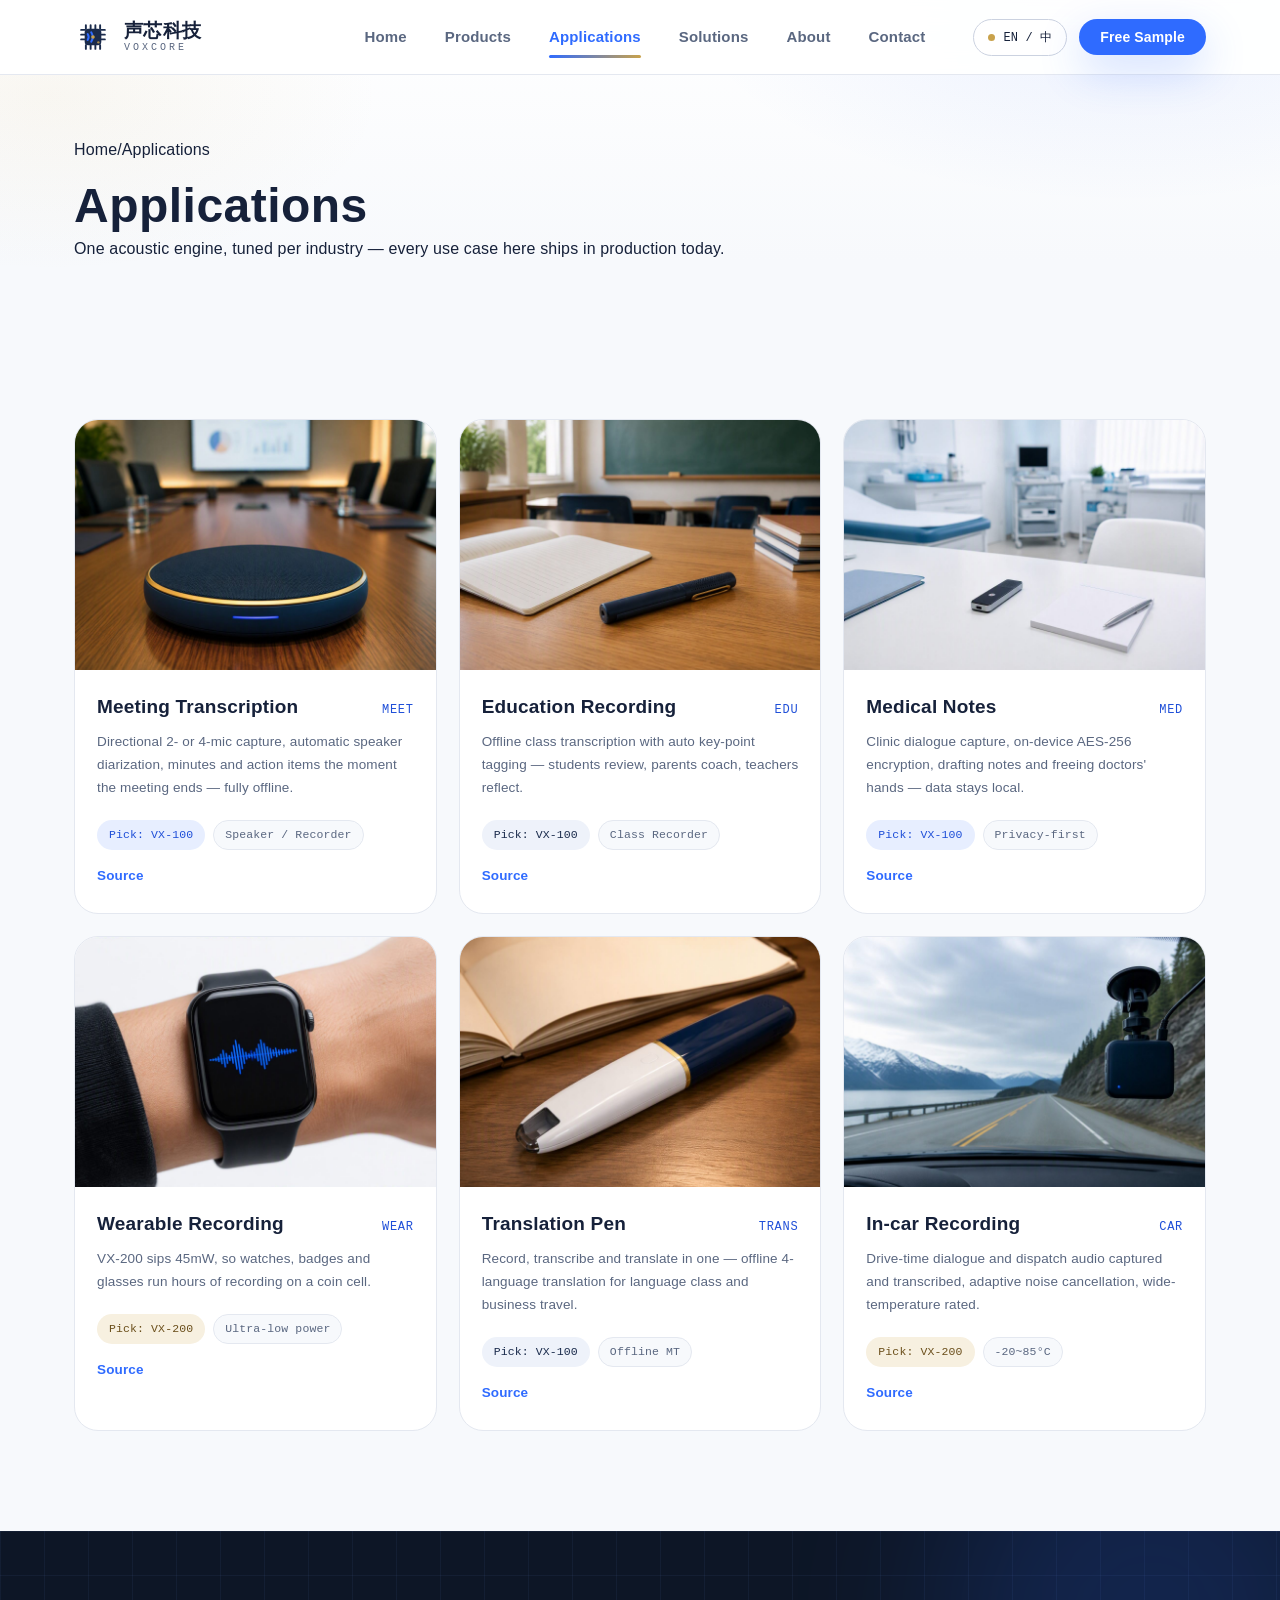
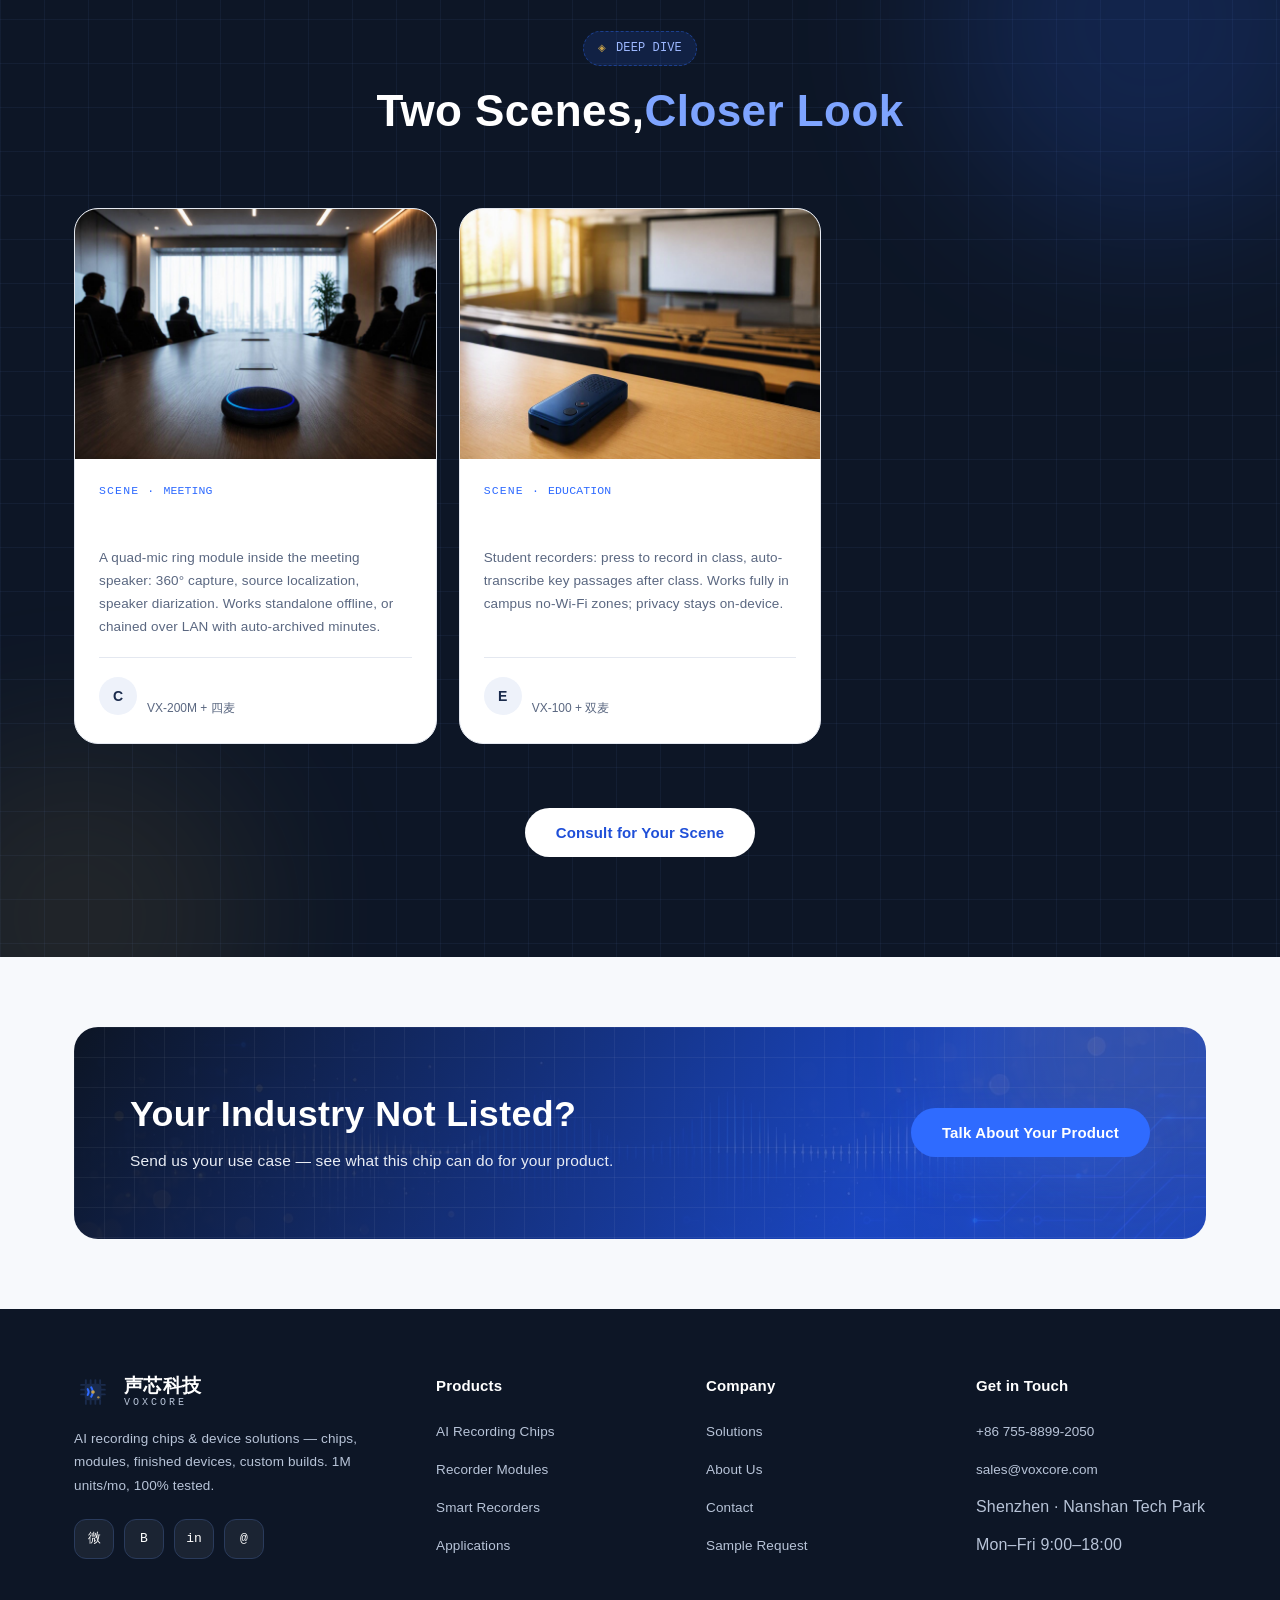
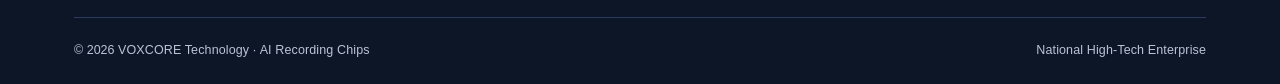
<file: applications.html>
<!DOCTYPE html>
<html lang="zh" data-title-zh="应用场景｜录音笔 / 会议 / 教育 / 医疗 / 穿戴" data-title-en="Applications｜Recorder / Meeting / Education / Medical / Wearable">
<head>
<meta charset="UTF-8">
<meta name="viewport" content="width=device-width, initial-scale=1.0">
<title>应用场景｜AI 录音芯片在各行业的落地：会议转写 · 教育录音 · 医疗记录 · 穿戴</title>
<meta name="description" content="声芯科技 AI 录音芯片应用场景：会议转写、教育录音、医疗记录、穿戴录音、翻译笔与车载记录——一个芯片多种打开方式，每个行业都有成熟的落地方案。">
<meta name="keywords" content="会议转写,课堂录音,医疗录音,穿戴录音,翻译笔,录音芯片应用,离线转写方案">
<meta name="robots" content="index,follow">
<link rel="canonical" href="https://voxcore.com/applications.html">
<link rel="icon" href="assets/img/favicon.svg" type="image/svg+xml">
<link rel="apple-touch-icon" href="assets/img/favicon.svg">

<!-- Open Graph -->
<meta property="og:type" content="website">
<meta property="og:site_name" content="声芯科技 VOXCORE">
<meta property="og:title" content="应用场景｜AI 录音芯片在各行业的落地">
<meta property="og:description" content="会议转写、教育录音、医疗记录、穿戴录音——一个芯片六种打开方式。">
<meta property="og:url" content="https://voxcore.com/applications.html">
<meta property="og:image" content="https://voxcore.com/assets/img/og-cover.jpg">

<!-- 结构化数据 -->
<script type="application/ld+json">
{
  "@context": "https://schema.org",
  "@type": "BreadcrumbList",
  "itemListElement": [
    { "@type": "ListItem", "position": 1, "name": "首页", "item": "https://voxcore.com/" },
    { "@type": "ListItem", "position": 2, "name": "应用场景", "item": "https://voxcore.com/applications.html" }
  ]
}
</script>

<link rel="stylesheet" href="assets/css/design-tokens.css">
<link rel="stylesheet" href="assets/css/style.css">
</head>
<body>

<!-- ================= 共享头部 ================= -->
<header class="site-header">
  <div class="container header-inner">
    <a class="brand" href="index.html">
      <img class="brand-mark" src="assets/img/logo.svg" alt="声芯科技 VOXCORE" width="38" height="38">
      <span class="brand-text">
        <span class="brand-cn">声芯科技</span>
        <span class="brand-en">VOXCORE</span>
      </span>
    </a>
    <nav class="main-nav" aria-label="主导航">
      <a class="nav-link" href="index.html"><span class="i18n"><span class="zh">首页</span><span class="en">Home</span></span></a>
      <a class="nav-link" href="products.html"><span class="i18n"><span class="zh">产品中心</span><span class="en">Products</span></span></a>
      <a class="nav-link" href="applications.html"><span class="i18n"><span class="zh">应用场景</span><span class="en">Applications</span></span></a>
      <a class="nav-link" href="solutions.html"><span class="i18n"><span class="zh">解决方案</span><span class="en">Solutions</span></span></a>
      <a class="nav-link" href="about.html"><span class="i18n"><span class="zh">关于我们</span><span class="en">About</span></span></a>
      <a class="nav-link" href="contact.html"><span class="i18n"><span class="zh">联系</span><span class="en">Contact</span></span></a>
    </nav>
    <div class="header-actions">
      <button class="lang-switch" aria-label="切换语言" title="中 / EN">
        <span class="dot"></span><span class="i18n"><span class="zh">中 / EN</span><span class="en">EN / 中</span></span>
      </button>
      <a class="btn btn-blue btn-sm" href="contact.html"><span class="i18n"><span class="zh">获取样片</span><span class="en">Free Sample</span></span></a>
      <button class="nav-toggle" aria-label="菜单"><span></span></button>
    </div>
  </div>
</header>

<main>
<!-- ================= 页头 ================= -->
<section class="page-hero">
  <div class="container">
    <nav class="breadcrumb" aria-label="面包屑">
      <a href="index.html"><span class="i18n"><span class="zh">首页</span><span class="en">Home</span></span></a><span class="sep">/</span><span><span class="i18n"><span class="zh">应用场景</span><span class="en">Applications</span></span></span>
    </nav>
    <h1 class="page-title"><span class="i18n"><span class="zh">应用场景</span><span class="en">Applications</span></span></h1>
    <p class="page-sub"><span class="i18n"><span class="zh">同一个声学引擎，在不同行业各司其职——每个场景都有成熟落地的方案与真实出货量。</span><span class="en">One acoustic engine, tuned per industry — every use case here ships in production today.</span></span></p>
  </div>
</section>

<!-- ================= 场景矩阵 ================= -->
<section class="section">
  <div class="container">
    <div class="prod-grid">
      <article class="prod-card">
        <img class="prod-img" src="assets/img/app-meeting.jpg" alt="会议转写" width="400" height="250">
        <div class="prod-body">
          <div class="prod-name"><h3><span class="i18n"><span class="zh">会议转写</span><span class="en">Meeting Transcription</span></span></h3><span class="fl">MEET</span></div>
          <p class="prod-desc"><span class="i18n"><span class="zh">双麦/四麦阵列定向拾音，多人发言自动区分角色，会议结束即出纪要与待办，全程离线。</span><span class="en">Directional 2- or 4-mic capture, automatic speaker diarization, minutes and action items the moment the meeting ends — fully offline.</span></span></p>
          <div class="svc-tags"><span class="tag tag--blue"><span class="i18n"><span class="zh">推荐：VX-100</span><span class="en">Pick: VX-100</span></span></span><span class="tag"><span class="i18n"><span class="zh">会议音箱 / 录音笔</span><span class="en">Speaker / Recorder</span></span></span></div>
          <a class="prod-more" href="products.html"><span class="i18n"><span class="zh">选型</span><span class="en">Source</span></span></a>
        </div>
      </article>
      <article class="prod-card">
        <img class="prod-img" src="assets/img/app-edu.jpg" alt="教育录音" width="400" height="250">
        <div class="prod-body">
          <div class="prod-name"><h3><span class="i18n"><span class="zh">教育录音</span><span class="en">Education Recording</span></span></h3><span class="fl">EDU</span></div>
          <p class="prod-desc"><span class="i18n"><span class="zh">课堂录音离线转写、重点自动标注，学生复习、家长辅导、老师反思都有据可依。</span><span class="en">Offline class transcription with auto key-point tagging — students review, parents coach, teachers reflect.</span></span></p>
          <div class="svc-tags"><span class="tag tag--navy"><span class="i18n"><span class="zh">推荐：VX-100</span><span class="en">Pick: VX-100</span></span></span><span class="tag"><span class="i18n"><span class="zh">课堂录音笔</span><span class="en">Class Recorder</span></span></span></div>
          <a class="prod-more" href="products.html"><span class="i18n"><span class="zh">选型</span><span class="en">Source</span></span></a>
        </div>
      </article>
      <article class="prod-card">
        <img class="prod-img" src="assets/img/app-medical.jpg" alt="医疗记录" width="400" height="250">
        <div class="prod-body">
          <div class="prod-name"><h3><span class="i18n"><span class="zh">医疗记录</span><span class="en">Medical Notes</span></span></h3><span class="fl">MED</span></div>
          <p class="prod-desc"><span class="i18n"><span class="zh">门诊对话采集、本地 AES-256 加密存储，为医生整理病历初稿，数据不出设备。</span><span class="en">Clinic dialogue capture, on-device AES-256 encryption, drafting notes and freeing doctors' hands — data stays local.</span></span></p>
          <div class="svc-tags"><span class="tag tag--blue"><span class="i18n"><span class="zh">推荐：VX-100</span><span class="en">Pick: VX-100</span></span></span><span class="tag"><span class="i18n"><span class="zh">隐私合规</span><span class="en">Privacy-first</span></span></span></div>
          <a class="prod-more" href="products.html"><span class="i18n"><span class="zh">选型</span><span class="en">Source</span></span></a>
        </div>
      </article>
      <article class="prod-card">
        <img class="prod-img" src="assets/img/app-wearable.jpg" alt="穿戴录音" width="400" height="250">
        <div class="prod-body">
          <div class="prod-name"><h3><span class="i18n"><span class="zh">穿戴录音</span><span class="en">Wearable Recording</span></span></h3><span class="fl">WEAR</span></div>
          <p class="prod-desc"><span class="i18n"><span class="zh">VX-200 低至 45mW，纽扣电池驱动的手表、胸卡、眼镜也能连续录音数小时。</span><span class="en">VX-200 sips 45mW, so watches, badges and glasses run hours of recording on a coin cell.</span></span></p>
          <div class="svc-tags"><span class="tag tag--gold"><span class="i18n"><span class="zh">推荐：VX-200</span><span class="en">Pick: VX-200</span></span></span><span class="tag"><span class="i18n"><span class="zh">超低功耗</span><span class="en">Ultra-low power</span></span></span></div>
          <a class="prod-more" href="products.html"><span class="i18n"><span class="zh">选型</span><span class="en">Source</span></span></a>
        </div>
      </article>
      <article class="prod-card">
        <img class="prod-img" src="assets/img/app-translation.jpg" alt="翻译笔" width="400" height="250">
        <div class="prod-body">
          <div class="prod-name"><h3><span class="i18n"><span class="zh">翻译笔</span><span class="en">Translation Pen</span></span></h3><span class="fl">TRANS</span></div>
          <p class="prod-desc"><span class="i18n"><span class="zh">录音 + 转写 + 翻译三合一，四语离线互译，外语课堂与商务差旅随身可用。</span><span class="en">Record, transcribe and translate in one — offline 4-language translation for language class and business travel.</span></span></p>
          <div class="svc-tags"><span class="tag tag--navy"><span class="i18n"><span class="zh">推荐：VX-100</span><span class="en">Pick: VX-100</span></span></span><span class="tag"><span class="i18n"><span class="zh">离线互译</span><span class="en">Offline MT</span></span></span></div>
          <a class="prod-more" href="products.html"><span class="i18n"><span class="zh">选型</span><span class="en">Source</span></span></a>
        </div>
      </article>
      <article class="prod-card">
        <img class="prod-img" src="assets/img/app-vehicle.jpg" alt="车载记录" width="400" height="250">
        <div class="prod-body">
          <div class="prod-name"><h3><span class="i18n"><span class="zh">车载记录</span><span class="en">In-car Recording</span></span></h3><span class="fl">CAR</span></div>
          <p class="prod-desc"><span class="i18n"><span class="zh">行车对话与调度语音自动记录转写，环境自适应降噪，宽温工作稳定可靠。</span><span class="en">Drive-time dialogue and dispatch audio captured and transcribed, adaptive noise cancellation, wide-temperature rated.</span></span></p>
          <div class="svc-tags"><span class="tag tag--gold"><span class="i18n"><span class="zh">推荐：VX-200</span><span class="en">Pick: VX-200</span></span></span><span class="tag"><span class="i18n"><span class="zh">-20~85℃</span><span class="en">-20~85°C</span></span></span></div>
          <a class="prod-more" href="products.html"><span class="i18n"><span class="zh">选型</span><span class="en">Source</span></span></a>
        </div>
      </article>
    </div>
  </div>
</section>

<!-- ================= 场景深度解析 ================= -->
<section class="section section--dark" id="deep">
  <div class="bg-grid"></div>
  <span class="glow glow-blue"></span><span class="glow glow-gold"></span>
  <div class="container">
    <div class="sec-head">
      <span class="silk"><span class="i18n"><span class="zh">场景解析</span><span class="en">Deep Dive</span></span></span>
      <h2 class="sec-title"><span class="i18n"><span class="zh">两个场景，<em>说得再细一点</em></span><span class="en">Two Scenes,<em>Closer Look</em></span></span></h2>
    </div>
    <div class="story-grid">
      <article class="story-card">
        <img class="story-img" src="assets/img/scene-meeting-room.jpg" alt="会议室部署" width="400" height="250">
        <div class="story-body">
          <span class="story-route">SCENE · <span class="i18n"><span class="zh">会议转写</span><span class="en">Meeting</span></span></span>
          <h3 class="story-title"><span class="i18n"><span class="zh">一套方案，从单间到整层</span><span class="en">One Solution, One Room to a Floor</span></span></h3>
          <p class="story-desc"><span class="i18n"><span class="zh">会议音箱内嵌四麦环形阵列模组：360° 拾音、声源定位、角色分离。支持单机离线转写，也支持局域网多机串接，纪要自动归档。</span><span class="en">A quad-mic ring module inside the meeting speaker: 360° capture, source localization, speaker diarization. Works standalone offline, or chained over LAN with auto-archived minutes.</span></span></p>
          <div class="story-author"><span class="av">C</span><span><div class="who"><span class="i18n"><span class="zh">典型配置</span><span class="en">Typical Build</span></span></div><div class="when">VX-200M + 四麦</div></span></div>
        </div>
      </article>
      <article class="story-card">
        <img class="story-img" src="assets/img/scene-classroom.jpg" alt="课堂部署" width="400" height="250">
        <div class="story-body">
          <span class="story-route">SCENE · <span class="i18n"><span class="zh">教育录音</span><span class="en">Education</span></span></span>
          <h3 class="story-title"><span class="i18n"><span class="zh">课堂不联网，笔记不缺席</span><span class="en">No Wi-Fi in Class, No Gap in Notes</span></span></h3>
          <p class="story-desc"><span class="i18n"><span class="zh">学生课堂录音笔：上课按键即录，下课自动转写出重点段落。校园无网环境也能完整工作，隐私不出设备。</span><span class="en">Student recorders: press to record in class, auto-transcribe key passages after class. Works fully in campus no-Wi-Fi zones; privacy stays on-device.</span></span></p>
          <div class="story-author"><span class="av">E</span><span><div class="who"><span class="i18n"><span class="zh">典型配置</span><span class="en">Typical Build</span></span></div><div class="when">VX-100 + 双麦</div></span></div>
        </div>
      </article>
    </div>
    <div class="center mt-5">
      <button class="btn btn-light" data-modal
        data-zh-title="咨询场景方案" data-en-title="Ask About Your Scene"
        data-zh-sub="告诉我你的应用场景，FAE 给选型与落地建议" data-en-sub="Tell us your scene — FAE maps chip to deployment">
        <span class="i18n"><span class="zh">咨询你的场景</span><span class="en">Consult for Your Scene</span></span>
      </button>
    </div>
  </div>
</section>

<!-- ================= CTA ================= -->
<section class="section-sm">
  <div class="container">
    <div class="cta-band">
      <span class="glow" style="position:absolute"></span>
      <div>
        <h2 class="cta-title"><span class="i18n"><span class="zh">你的行业不在这六个里？</span><span class="en">Your Industry Not Listed?</span></span></h2>
        <p class="cta-sub"><span class="i18n"><span class="zh">把场景发给我们，看看这颗芯片能为你的产品带来什么。</span><span class="en">Send us your use case — see what this chip can do for your product.</span></span></p>
      </div>
      <div class="cta-actions">
        <a class="btn btn-blue" href="contact.html"><span class="i18n"><span class="zh">聊聊你的产品</span><span class="en">Talk About Your Product</span></span></a>
      </div>
    </div>
  </div>
</section>
</main>

<!-- ================= 共享页脚 ================= -->
<footer class="site-footer">
  <div class="container">
    <div class="footer-top">
      <div class="footer-brand">
        <a class="brand" href="index.html">
          <img class="brand-mark" src="assets/img/logo.svg" alt="声芯科技" width="38" height="38">
          <span class="brand-text">
            <span class="brand-cn">声芯科技</span>
            <span class="brand-en">VOXCORE</span>
          </span>
        </a>
        <p class="footer-about"><span class="i18n"><span class="zh">AI 录音芯片与整机方案供应商：芯片 / 模组 / 成品 / 定制。月产能 100 万颗，全测出货。</span><span class="en">AI recording chips & device solutions — chips, modules, finished devices, custom builds. 1M units/mo, 100% tested.</span></span></p>
        <div class="footer-social">
          <a href="#" aria-label="WeChat">微</a>
          <a href="#" aria-label="Bilibili">B</a>
          <a href="#" aria-label="LinkedIn">in</a>
          <a href="#" aria-label="Email">@</a>
        </div>
      </div>
      <div class="footer-col">
        <h4><span class="i18n"><span class="zh">产品</span><span class="en">Products</span></span></h4>
        <ul>
          <li><a href="products.html"><span class="i18n"><span class="zh">AI 录音芯片</span><span class="en">AI Recording Chips</span></span></a></li>
          <li><a href="products.html"><span class="i18n"><span class="zh">录音笔模组</span><span class="en">Recorder Modules</span></span></a></li>
          <li><a href="products.html"><span class="i18n"><span class="zh">智能录音笔</span><span class="en">Smart Recorders</span></span></a></li>
          <li><a href="applications.html"><span class="i18n"><span class="zh">应用场景</span><span class="en">Applications</span></span></a></li>
        </ul>
      </div>
      <div class="footer-col">
        <h4><span class="i18n"><span class="zh">公司</span><span class="en">Company</span></span></h4>
        <ul>
          <li><a href="solutions.html"><span class="i18n"><span class="zh">解决方案</span><span class="en">Solutions</span></span></a></li>
          <li><a href="about.html"><span class="i18n"><span class="zh">关于我们</span><span class="en">About Us</span></span></a></li>
          <li><a href="contact.html"><span class="i18n"><span class="zh">联系我们</span><span class="en">Contact</span></span></a></li>
          <li><a href="contact.html"><span class="i18n"><span class="zh">样片申请</span><span class="en">Sample Request</span></span></a></li>
        </ul>
      </div>
      <div class="footer-col">
        <h4><span class="i18n"><span class="zh">联系</span><span class="en">Get in Touch</span></span></h4>
        <ul>
          <li><a href="tel:+867558892050">+86 755-8899-2050</a></li>
          <li><a href="mailto:sales@voxcore.com">sales@voxcore.com</a></li>
          <li><span class="i18n"><span class="zh">深圳 · 南山科技园</span><span class="en">Shenzhen · Nanshan Tech Park</span></span></li>
          <li><span class="i18n"><span class="zh">周一至周五 9:00–18:00</span><span class="en">Mon–Fri 9:00–18:00</span></span></li>
        </ul>
      </div>
    </div>
    <div class="footer-bottom">
      <span>© 2026 <span class="i18n"><span class="zh">声芯科技</span><span class="en">VOXCORE Technology</span></span> · <span class="i18n"><span class="zh">AI 录音芯片</span><span class="en">AI Recording Chips</span></span></span>
      <span><span class="i18n"><span class="zh">粤 ICP 备 00000000 号 · 国家高新技术企业</span><span class="en">National High-Tech Enterprise</span></span></span>
    </div>
  </div>
</footer>

<!-- ================= 共享询盘弹窗 ================= -->
<div class="modal" role="dialog" aria-modal="true">
  <div class="modal-box">
    <button class="modal-close" aria-label="关闭">✕</button>
    <h3 class="modal-title">获取报价</h3>
    <p class="modal-sub">留下需求，销售工程师 24 小时内回复</p>
    <form id="modal-form" style="margin-top:22px">
      <div class="field">
        <label><span class="i18n"><span class="zh">您的称呼</span><span class="en">Your Name</span></span></label>
        <input type="text" name="name" placeholder="姓名" required>
      </div>
      <div class="field">
        <label><span class="i18n"><span class="zh">联系方式</span><span class="en">Contact</span></span></label>
        <input type="text" name="contact" placeholder="微信 / 电话 / 邮箱" required>
      </div>
      <div class="field">
        <label><span class="i18n"><span class="zh">咨询内容</span><span class="en">Inquiry</span></span></label>
        <input type="text" name="topic" placeholder="例：VX-100 样片 / 录音笔模组 / 成品代理">
      </div>
      <button type="submit" class="btn btn-blue" style="width:100%;margin-top:8px"
        data-zh="提交需求" data-en="Submit"><span class="i18n"><span class="zh">提交需求</span><span class="en">Submit</span></span></button>
    </form>
  </div>
</div>

<script src="assets/js/i18n.js"></script>
<script src="assets/js/main.js"></script>
</body>
</html>
</file>
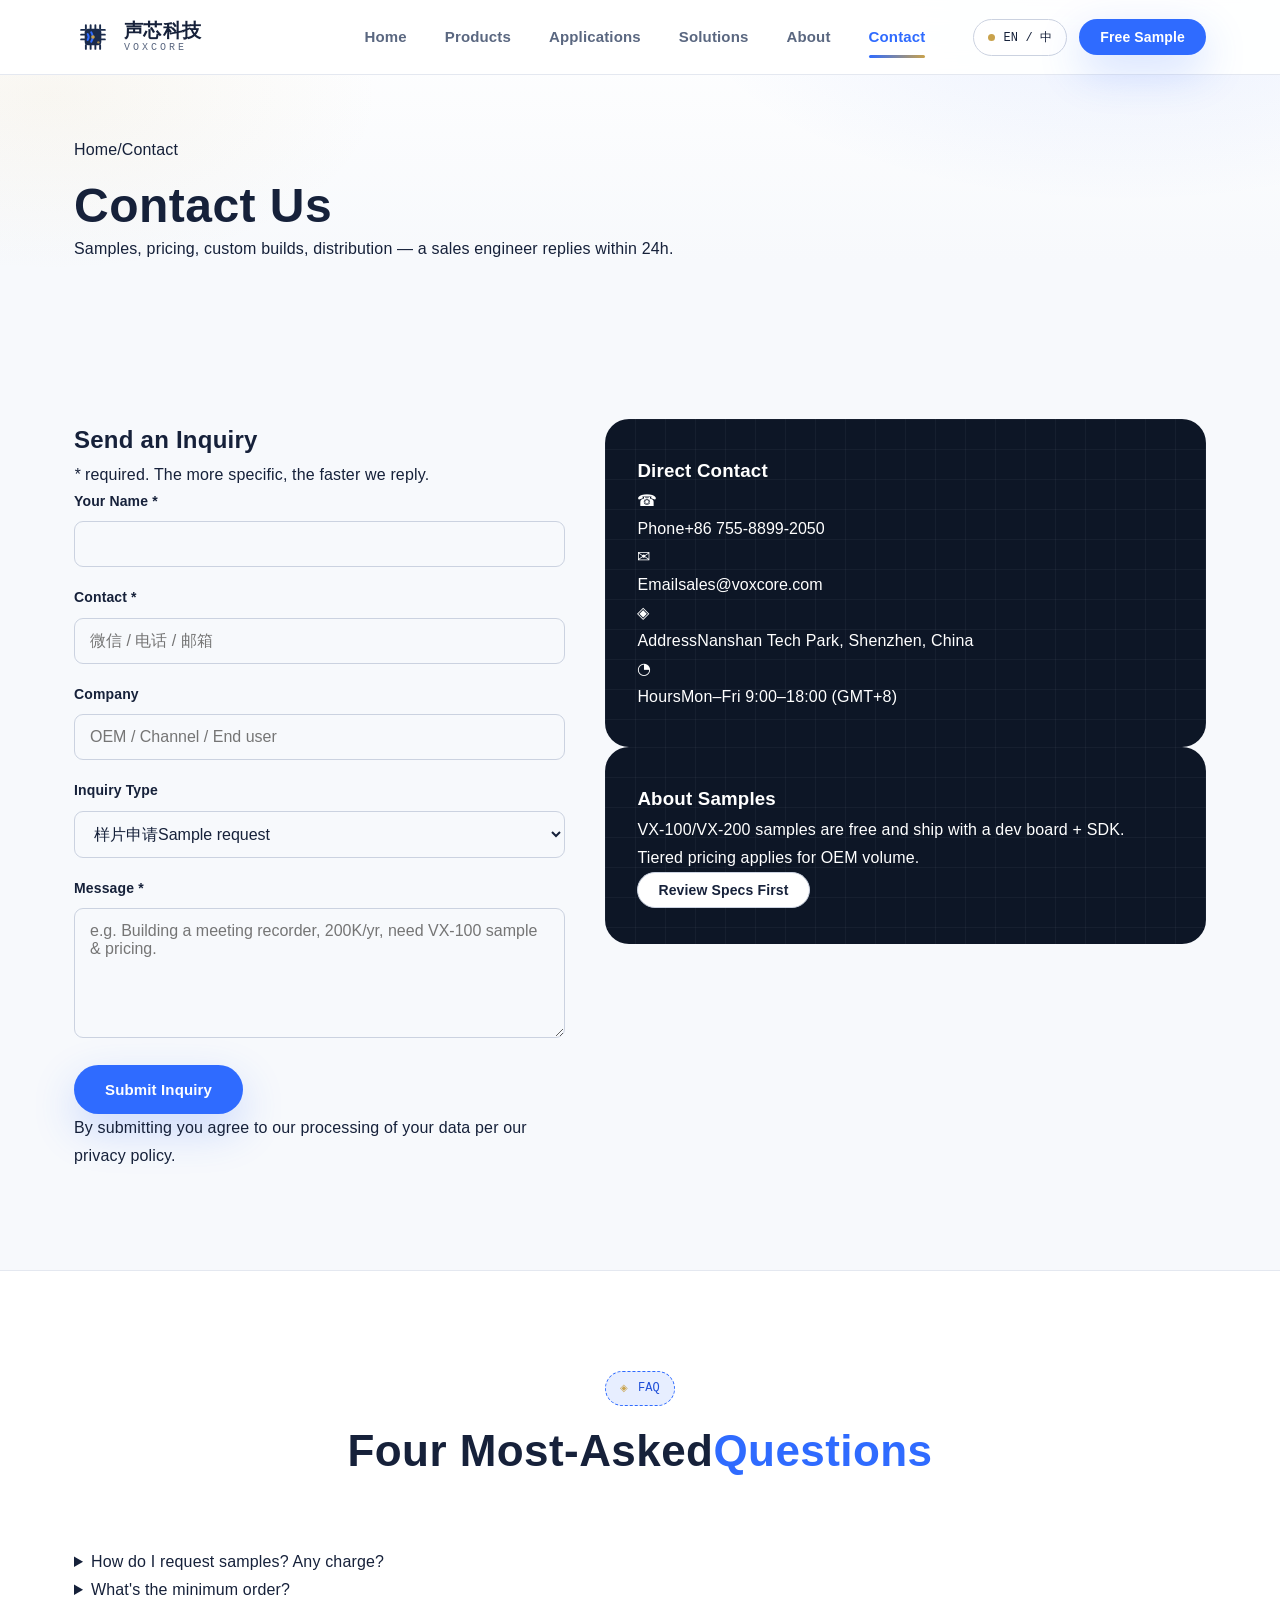
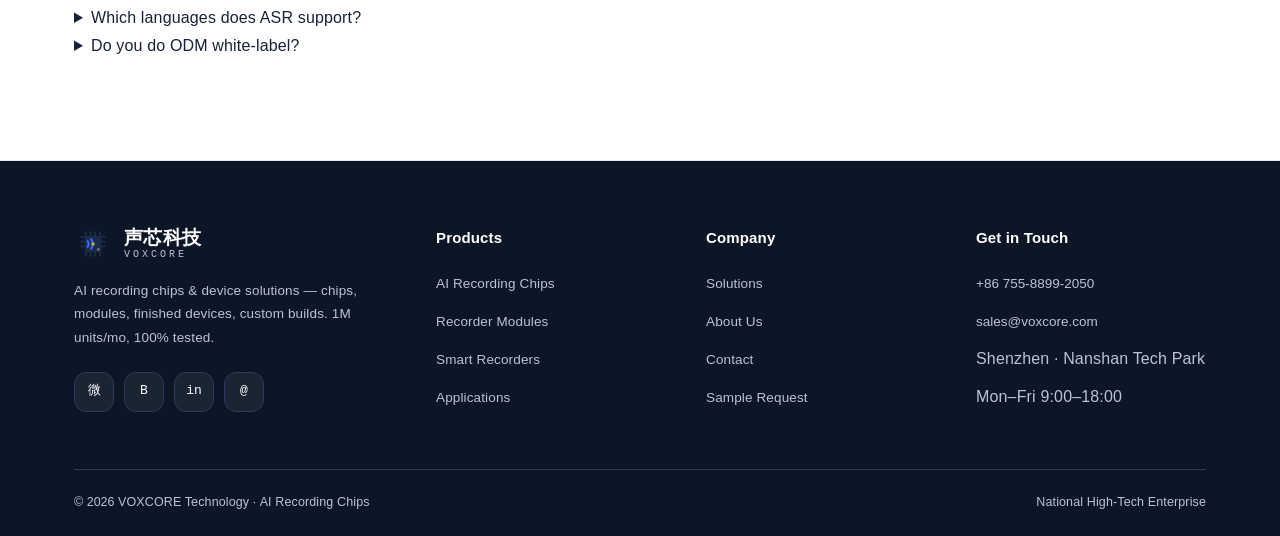
<file: contact.html>
<!DOCTYPE html>
<html lang="zh" data-title-zh="联系我们｜样片申请 · 询盘 · 经销商合作" data-title-en="Contact｜Samples · Inquiries · Distribution">
<head>
<meta charset="UTF-8">
<meta name="viewport" content="width=device-width, initial-scale=1.0">
<title>联系我们｜声芯科技 VOXCORE：样片申请 · 询盘 · 经销合作</title>
<meta name="description" content="联系声芯科技 VOXCORE：申请 AI 录音芯片样片、咨询方案与价格、洽谈 ODM 定制与经销合作。电话 +86 755-8899-2050，邮箱 sales@voxcore.com，深圳南山科技园。">
<meta name="keywords" content="联系声芯科技,录音芯片样片申请,芯片询盘,ODM合作,经销代理,VOXCORE联系">
<meta name="robots" content="index,follow">
<link rel="canonical" href="https://voxcore.com/contact.html">
<link rel="icon" href="assets/img/favicon.svg" type="image/svg+xml">
<link rel="apple-touch-icon" href="assets/img/favicon.svg">

<!-- Open Graph -->
<meta property="og:type" content="website">
<meta property="og:site_name" content="声芯科技 VOXCORE">
<meta property="og:title" content="联系我们｜声芯科技 VOXCORE：样片申请 · 询盘 · 经销合作">
<meta property="og:description" content="申请 AI 录音芯片样片、咨询方案与价格、洽谈 ODM 定制与经销合作。">
<meta property="og:url" content="https://voxcore.com/contact.html">
<meta property="og:image" content="https://voxcore.com/assets/img/og-cover.jpg">

<!-- 结构化数据 -->
<script type="application/ld+json">
{
  "@context": "https://schema.org",
  "@type": "FAQPage",
  "mainEntity": [
    {
      "@type": "Question",
      "name": "样片怎么申请？收费吗？",
      "acceptedAnswer": { "@type": "Answer", "text": "在联系表单留下需求，销售工程师 24 小时内回复。VX-100 与 VX-200 样片免费，随样附开发板与 SDK。" }
    },
    {
      "@type": "Question",
      "name": "起订量是多少？",
      "acceptedAnswer": { "@type": "Answer", "text": "芯片级支持小批量起订（1000 颗起），模组与整机按项目商定。ODM 定制最低 5000 台起。" }
    },
    {
      "@type": "Question",
      "name": "支持哪些语言转写？",
      "acceptedAnswer": { "@type": "Answer", "text": "VX-100 支持中文、英语、日语、韩语离线转写；VX-200 支持中文与英语。行业术语可按需训练适配。" }
    },
    {
      "@type": "Question",
      "name": "是否可以 ODM 贴牌？",
      "acceptedAnswer": { "@type": "Answer", "text": "可以。从外观、结构、软件到包装全案定制，交钥匙量产交付，最低 5000 台起。" }
    }
  ]
}
</script>

<link rel="stylesheet" href="assets/css/design-tokens.css">
<link rel="stylesheet" href="assets/css/style.css">
</head>
<body>

<!-- ================= 共享头部 ================= -->
<header class="site-header">
  <div class="container header-inner">
    <a class="brand" href="index.html">
      <img class="brand-mark" src="assets/img/logo.svg" alt="声芯科技 VOXCORE" width="38" height="38">
      <span class="brand-text">
        <span class="brand-cn">声芯科技</span>
        <span class="brand-en">VOXCORE</span>
      </span>
    </a>
    <nav class="main-nav" aria-label="主导航">
      <a class="nav-link" href="index.html"><span class="i18n"><span class="zh">首页</span><span class="en">Home</span></span></a>
      <a class="nav-link" href="products.html"><span class="i18n"><span class="zh">产品中心</span><span class="en">Products</span></span></a>
      <a class="nav-link" href="applications.html"><span class="i18n"><span class="zh">应用场景</span><span class="en">Applications</span></span></a>
      <a class="nav-link" href="solutions.html"><span class="i18n"><span class="zh">解决方案</span><span class="en">Solutions</span></span></a>
      <a class="nav-link" href="about.html"><span class="i18n"><span class="zh">关于我们</span><span class="en">About</span></span></a>
      <a class="nav-link" href="contact.html"><span class="i18n"><span class="zh">联系</span><span class="en">Contact</span></span></a>
    </nav>
    <div class="header-actions">
      <button class="lang-switch" aria-label="切换语言" title="中 / EN">
        <span class="dot"></span><span class="i18n"><span class="zh">中 / EN</span><span class="en">EN / 中</span></span>
      </button>
      <a class="btn btn-blue btn-sm" href="contact.html"><span class="i18n"><span class="zh">获取样片</span><span class="en">Free Sample</span></span></a>
      <button class="nav-toggle" aria-label="菜单"><span></span></button>
    </div>
  </div>
</header>

<main>
<!-- ================= 页头 ================= -->
<section class="page-hero">
  <div class="container">
    <nav class="breadcrumb" aria-label="面包屑">
      <a href="index.html"><span class="i18n"><span class="zh">首页</span><span class="en">Home</span></span></a><span class="sep">/</span><span><span class="i18n"><span class="zh">联系我们</span><span class="en">Contact</span></span></span>
    </nav>
    <h1 class="page-title"><span class="i18n"><span class="zh">联系我们</span><span class="en">Contact Us</span></span></h1>
    <p class="page-sub"><span class="i18n"><span class="zh">样片、询价、定制、经销——任何需求，销售工程师 24 小时内回复。</span><span class="en">Samples, pricing, custom builds, distribution — a sales engineer replies within 24h.</span></span></p>
  </div>
</section>

<!-- ================= 联系表单 + 信息 ================= -->
<section class="section">
  <div class="container">
    <div class="contact-grid">
      <div class="contact-form-card">
        <h2 class="contact-h"><span class="i18n"><span class="zh">发送需求</span><span class="en">Send an Inquiry</span></span></h2>
        <p class="contact-p"><span class="i18n"><span class="zh">带 <em>*</em> 为必填项。越具体，回复越快。</span><span class="en"><em>*</em> required. The more specific, the faster we reply.</span></span></p>
        <form id="inquiry-form">
          <div class="field">
            <label><span class="i18n"><span class="zh">您的称呼 *</span><span class="en">Your Name *</span></span></label>
            <input type="text" name="name" required>
          </div>
          <div class="field">
            <label><span class="i18n"><span class="zh">联系方式 *</span><span class="en">Contact *</span></span></label>
            <input type="text" name="contact" placeholder="微信 / 电话 / 邮箱" required>
          </div>
          <div class="field">
            <label><span class="i18n"><span class="zh">公司</span><span class="en">Company</span></span></label>
            <input type="text" name="company" data-ph-zh="整机厂 / 渠道 / 终端" data-ph-en="OEM / Channel / End user">
          </div>
          <div class="field">
            <label><span class="i18n"><span class="zh">需求类型</span><span class="en">Inquiry Type</span></span></label>
            <select name="type">
              <option><span class="i18n"><span class="zh">样片申请</span><span class="en">Sample request</span></span></option>
              <option><span class="i18n"><span class="zh">芯片 / 模组询价</span><span class="en">Chip / module pricing</span></span></option>
              <option><span class="i18n"><span class="zh">ODM 定制</span><span class="en">ODM build</span></span></option>
              <option><span class="i18n"><span class="zh">经销 / 代理</span><span class="en">Distribution</span></span></option>
              <option><span class="i18n"><span class="zh">其他</span><span class="en">Other</span></span></option>
            </select>
          </div>
          <div class="field">
            <label><span class="i18n"><span class="zh">需求描述 *</span><span class="en">Message *</span></span></label>
            <textarea name="message" rows="4" required data-ph-zh="例：做会议录音笔，年量 20 万台，需要 VX-100 样片与价格。" data-ph-en="e.g. Building a meeting recorder, 200K/yr, need VX-100 sample &amp; pricing."></textarea>
          </div>
          <button type="submit" class="btn btn-blue btn-block"
            data-zh="提交需求" data-en="Submit Inquiry"><span class="i18n"><span class="zh">提交需求</span><span class="en">Submit Inquiry</span></span></button>
          <p class="contact-note"><span class="i18n"><span class="zh">提交即表示同意我们按隐私政策处理你的信息。</span><span class="en">By submitting you agree to our processing of your data per our privacy policy.</span></span></p>
        </form>
      </div>
      <div class="contact-side">
        <div class="info-card">
          <h3><span class="i18n"><span class="zh">联系方式</span><span class="en">Direct Contact</span></span></h3>
          <ul class="info-list">
            <li><span class="info-ic">☎</span><div><span class="info-k"><span class="i18n"><span class="zh">电话</span><span class="en">Phone</span></span></span><a class="info-v" href="tel:+867558892050">+86 755-8899-2050</a></div></li>
            <li><span class="info-ic">✉</span><div><span class="info-k"><span class="i18n"><span class="zh">邮箱</span><span class="en">Email</span></span></span><a class="info-v" href="mailto:sales@voxcore.com">sales@voxcore.com</a></div></li>
            <li><span class="info-ic">◈</span><div><span class="info-k"><span class="i18n"><span class="zh">地址</span><span class="en">Address</span></span></span><span class="info-v"><span class="i18n"><span class="zh">中国 · 深圳 · 南山科技园</span><span class="en">Nanshan Tech Park, Shenzhen, China</span></span></span></div></li>
            <li><span class="info-ic">◔</span><div><span class="info-k"><span class="i18n"><span class="zh">工作时间</span><span class="en">Hours</span></span></span><span class="info-v"><span class="i18n"><span class="zh">周一至周五 9:00–18:00（GMT+8）</span><span class="en">Mon–Fri 9:00–18:00 (GMT+8)</span></span></span></div></li>
          </ul>
        </div>
        <div class="info-card">
          <h3><span class="i18n"><span class="zh">样片说明</span><span class="en">About Samples</span></span></h3>
          <p class="info-p"><span class="i18n"><span class="zh">VX-100 / VX-200 样片免费，随样附开发板与 SDK。整机厂批量采购另有阶梯价。</span><span class="en">VX-100/VX-200 samples are free and ship with a dev board + SDK. Tiered pricing applies for OEM volume.</span></span></p>
          <a class="btn btn-outline btn-sm" href="products.html"><span class="i18n"><span class="zh">先看规格再申请</span><span class="en">Review Specs First</span></span></a>
        </div>
      </div>
    </div>
  </div>
</section>

<!-- ================= FAQ ================= -->
<section class="section" id="faq" style="background:var(--surface);border-top:1px solid var(--border);border-bottom:1px solid var(--border)">
  <div class="container">
    <div class="sec-head">
      <span class="silk"><span class="i18n"><span class="zh">常见问题</span><span class="en">FAQ</span></span></span>
      <h2 class="sec-title"><span class="i18n"><span class="zh">被问得最多的<em>四个问题</em></span><span class="en">Four Most-Asked<em>Questions</em></span></span></h2>
    </div>
    <div class="faq-list">
      <details class="faq-item">
        <summary><span class="i18n"><span class="zh">样片怎么申请？收费吗？</span><span class="en">How do I request samples? Any charge?</span></span></summary>
        <p class="faq-a"><span class="i18n"><span class="zh">在本页表单留下需求，销售工程师 24 小时内回复。VX-100 与 VX-200 样片免费，随样附开发板与 SDK。</span><span class="en">Fill the form on this page; a sales engineer replies within 24h. VX-100 and VX-200 samples are free, with dev board + SDK.</span></span></p>
      </details>
      <details class="faq-item">
        <summary><span class="i18n"><span class="zh">起订量是多少？</span><span class="en">What's the minimum order?</span></span></summary>
        <p class="faq-a"><span class="i18n"><span class="zh">芯片级支持小批量起订（1000 颗起），模组与整机按项目商定。ODM 定制最低 5000 台起。</span><span class="en">Chip-level starts at 1,000 pcs; modules and devices are project-based. ODM builds start at 5,000 units.</span></span></p>
      </details>
      <details class="faq-item">
        <summary><span class="i18n"><span class="zh">支持哪些语言转写？</span><span class="en">Which languages does ASR support?</span></span></summary>
        <p class="faq-a"><span class="i18n"><span class="zh">VX-100 支持中文、英语、日语、韩语离线转写；VX-200 支持中文与英语。行业术语可按需训练适配。</span><span class="en">VX-100 transcribes zh/en/ja/ko offline; VX-200 covers zh/en. Domain terminology can be trained on request.</span></span></p>
      </details>
      <details class="faq-item">
        <summary><span class="i18n"><span class="zh">是否可以 ODM 贴牌？</span><span class="en">Do you do ODM white-label?</span></span></summary>
        <p class="faq-a"><span class="i18n"><span class="zh">可以。从外观、结构、软件到包装全案定制，交钥匙量产交付，最低 5000 台起。</span><span class="en">Yes. Full customization from ID and mechanics to software and packaging, delivered turn-key from 5,000 units.</span></span></p>
      </details>
    </div>
  </div>
</section>
</main>

<!-- ================= 共享页脚 ================= -->
<footer class="site-footer">
  <div class="container">
    <div class="footer-top">
      <div class="footer-brand">
        <a class="brand" href="index.html">
          <img class="brand-mark" src="assets/img/logo.svg" alt="声芯科技" width="38" height="38">
          <span class="brand-text">
            <span class="brand-cn">声芯科技</span>
            <span class="brand-en">VOXCORE</span>
          </span>
        </a>
        <p class="footer-about"><span class="i18n"><span class="zh">AI 录音芯片与整机方案供应商：芯片 / 模组 / 成品 / 定制。月产能 100 万颗，全测出货。</span><span class="en">AI recording chips & device solutions — chips, modules, finished devices, custom builds. 1M units/mo, 100% tested.</span></span></p>
        <div class="footer-social">
          <a href="#" aria-label="WeChat">微</a>
          <a href="#" aria-label="Bilibili">B</a>
          <a href="#" aria-label="LinkedIn">in</a>
          <a href="#" aria-label="Email">@</a>
        </div>
      </div>
      <div class="footer-col">
        <h4><span class="i18n"><span class="zh">产品</span><span class="en">Products</span></span></h4>
        <ul>
          <li><a href="products.html"><span class="i18n"><span class="zh">AI 录音芯片</span><span class="en">AI Recording Chips</span></span></a></li>
          <li><a href="products.html"><span class="i18n"><span class="zh">录音笔模组</span><span class="en">Recorder Modules</span></span></a></li>
          <li><a href="products.html"><span class="i18n"><span class="zh">智能录音笔</span><span class="en">Smart Recorders</span></span></a></li>
          <li><a href="applications.html"><span class="i18n"><span class="zh">应用场景</span><span class="en">Applications</span></span></a></li>
        </ul>
      </div>
      <div class="footer-col">
        <h4><span class="i18n"><span class="zh">公司</span><span class="en">Company</span></span></h4>
        <ul>
          <li><a href="solutions.html"><span class="i18n"><span class="zh">解决方案</span><span class="en">Solutions</span></span></a></li>
          <li><a href="about.html"><span class="i18n"><span class="zh">关于我们</span><span class="en">About Us</span></span></a></li>
          <li><a href="contact.html"><span class="i18n"><span class="zh">联系我们</span><span class="en">Contact</span></span></a></li>
          <li><a href="contact.html"><span class="i18n"><span class="zh">样片申请</span><span class="en">Sample Request</span></span></a></li>
        </ul>
      </div>
      <div class="footer-col">
        <h4><span class="i18n"><span class="zh">联系</span><span class="en">Get in Touch</span></span></h4>
        <ul>
          <li><a href="tel:+867558892050">+86 755-8899-2050</a></li>
          <li><a href="mailto:sales@voxcore.com">sales@voxcore.com</a></li>
          <li><span class="i18n"><span class="zh">深圳 · 南山科技园</span><span class="en">Shenzhen · Nanshan Tech Park</span></span></li>
          <li><span class="i18n"><span class="zh">周一至周五 9:00–18:00</span><span class="en">Mon–Fri 9:00–18:00</span></span></li>
        </ul>
      </div>
    </div>
    <div class="footer-bottom">
      <span>© 2026 <span class="i18n"><span class="zh">声芯科技</span><span class="en">VOXCORE Technology</span></span> · <span class="i18n"><span class="zh">AI 录音芯片</span><span class="en">AI Recording Chips</span></span></span>
      <span><span class="i18n"><span class="zh">粤 ICP 备 00000000 号 · 国家高新技术企业</span><span class="en">National High-Tech Enterprise</span></span></span>
    </div>
  </div>
</footer>

<script src="assets/js/i18n.js"></script>
<script src="assets/js/main.js"></script>
</body>
</html>
</file>
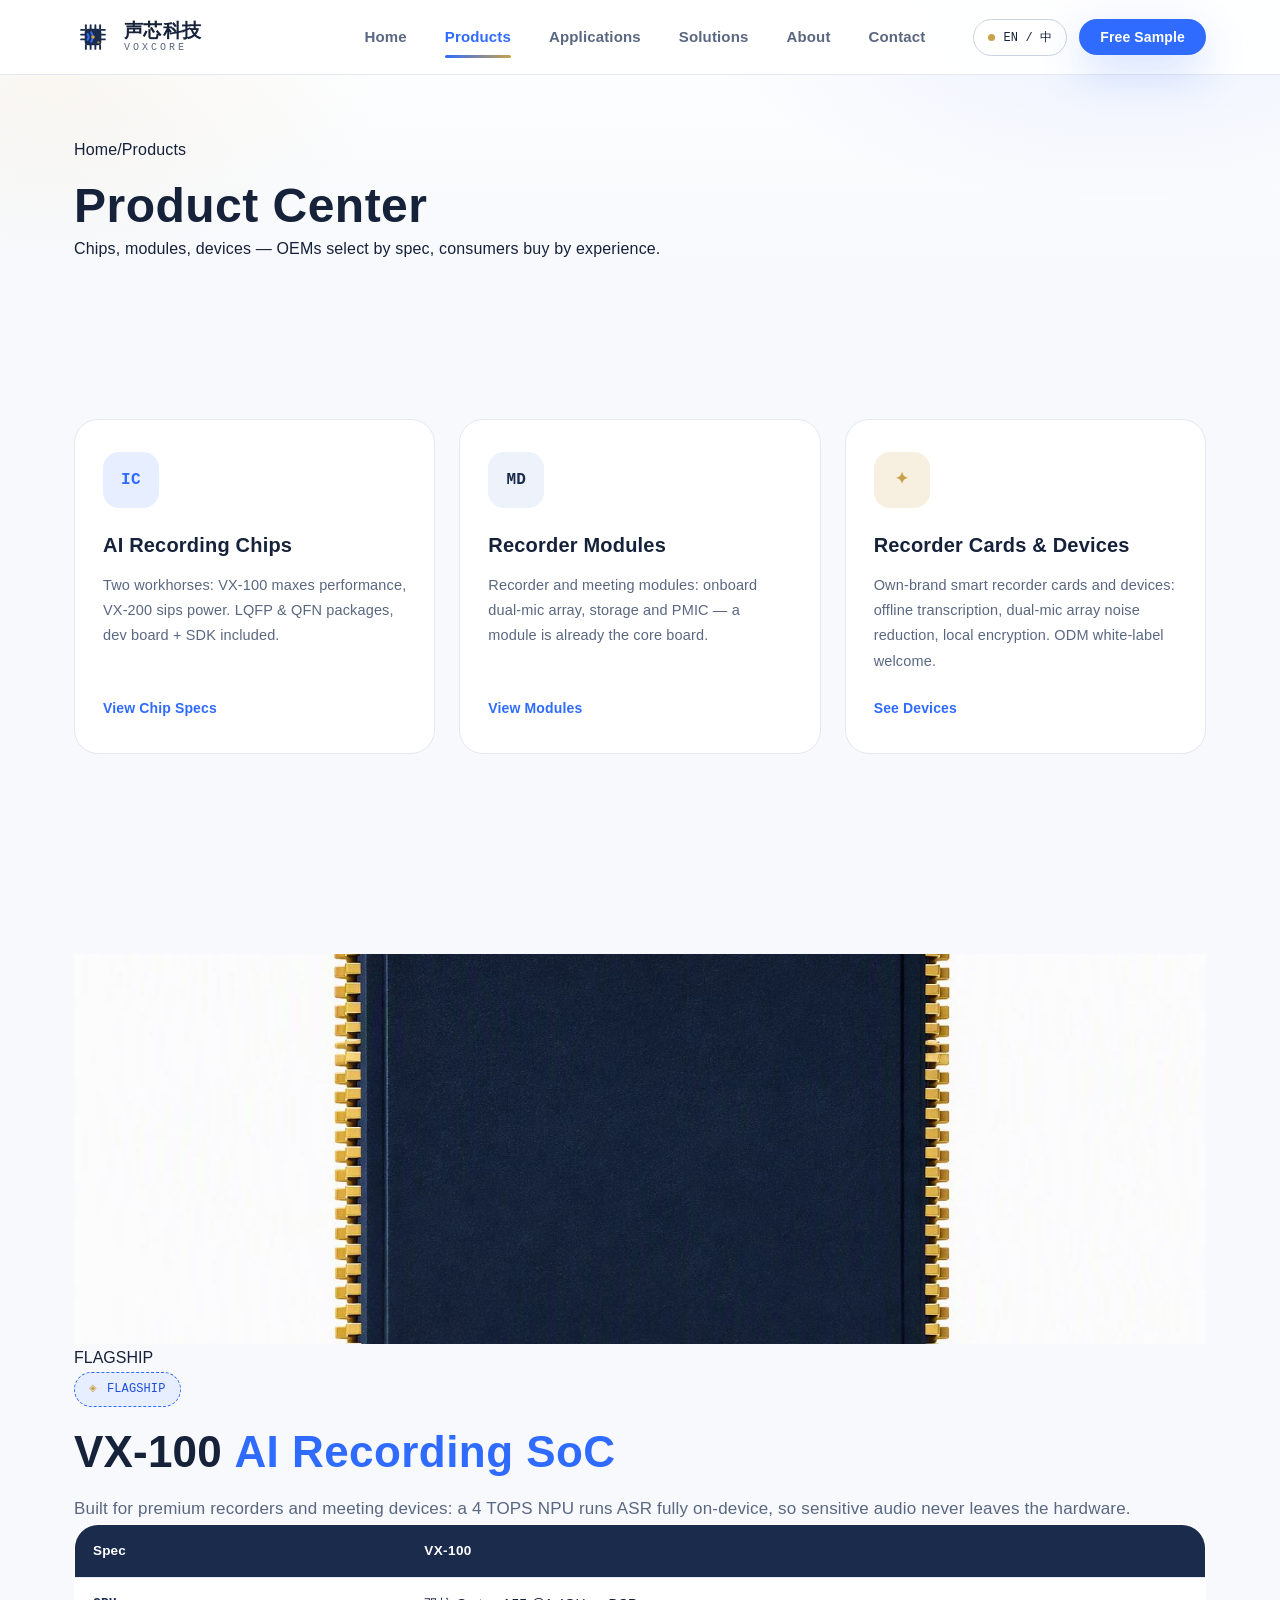
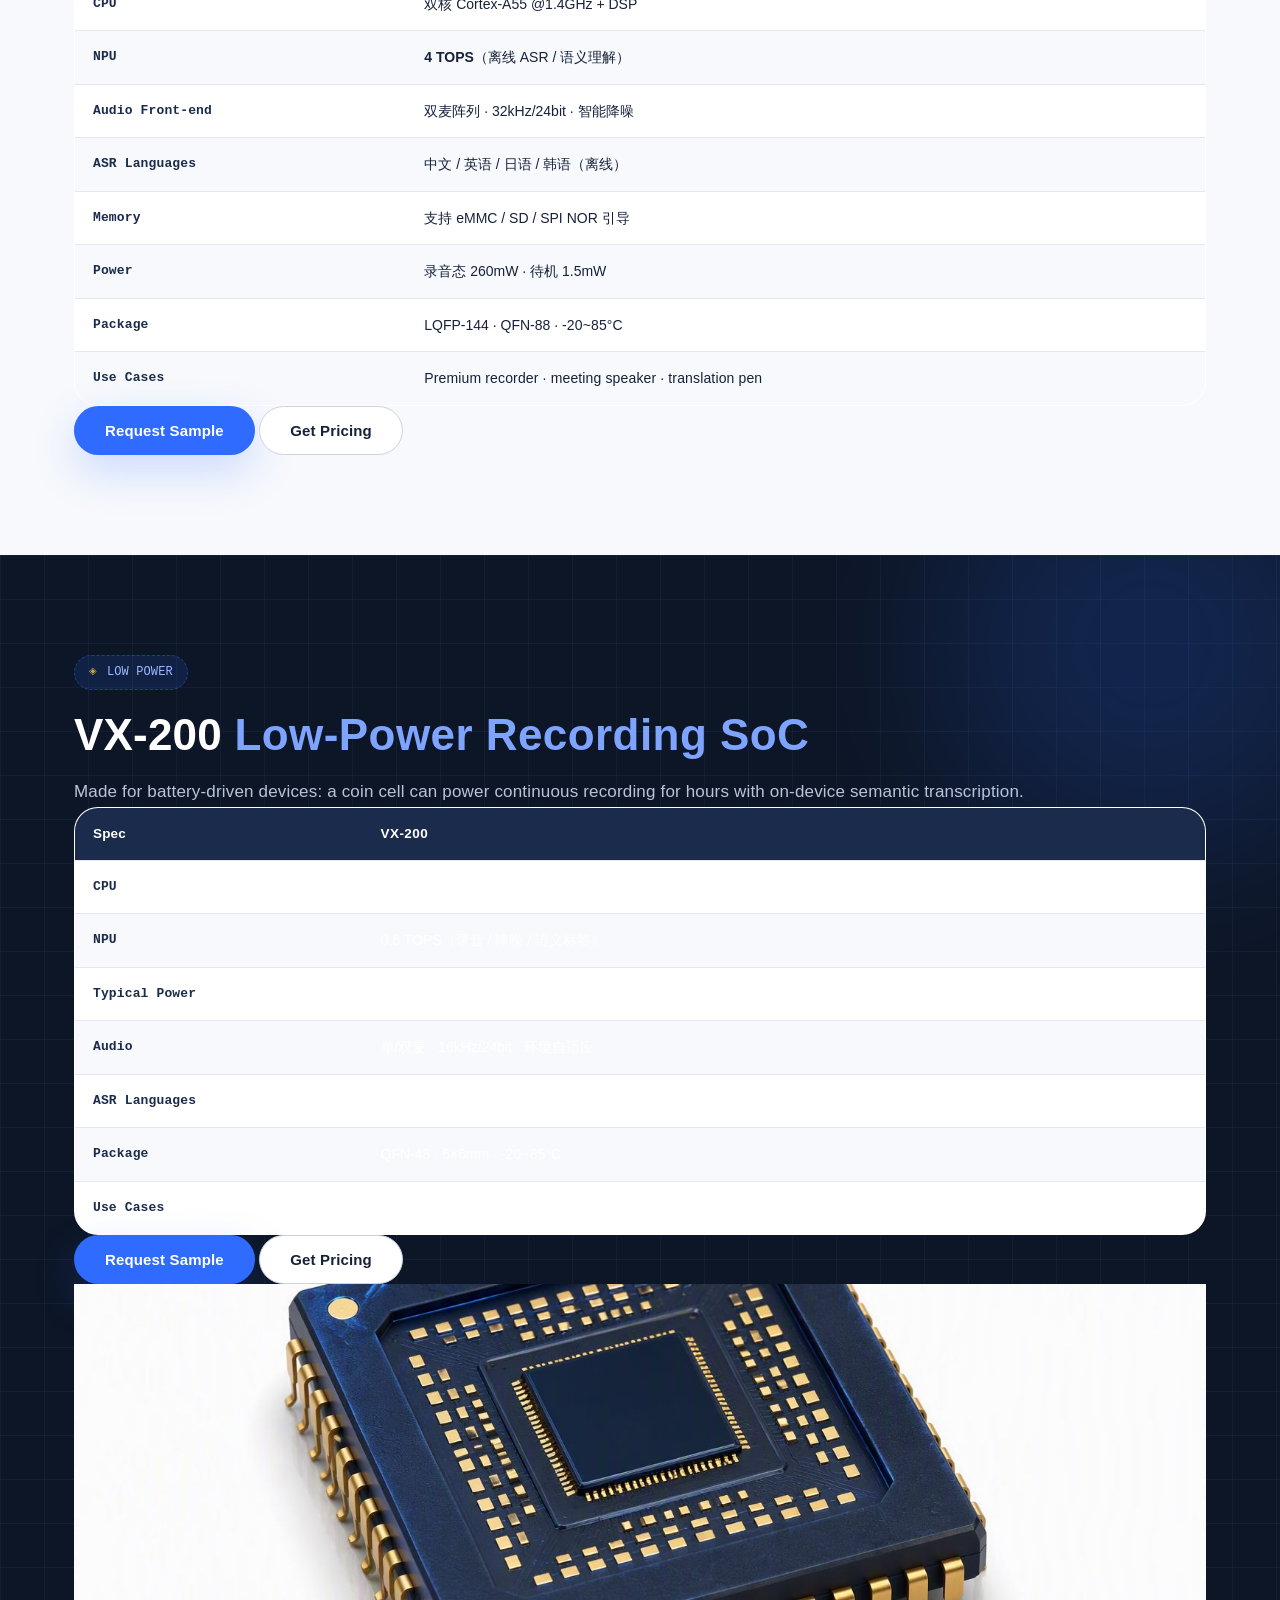
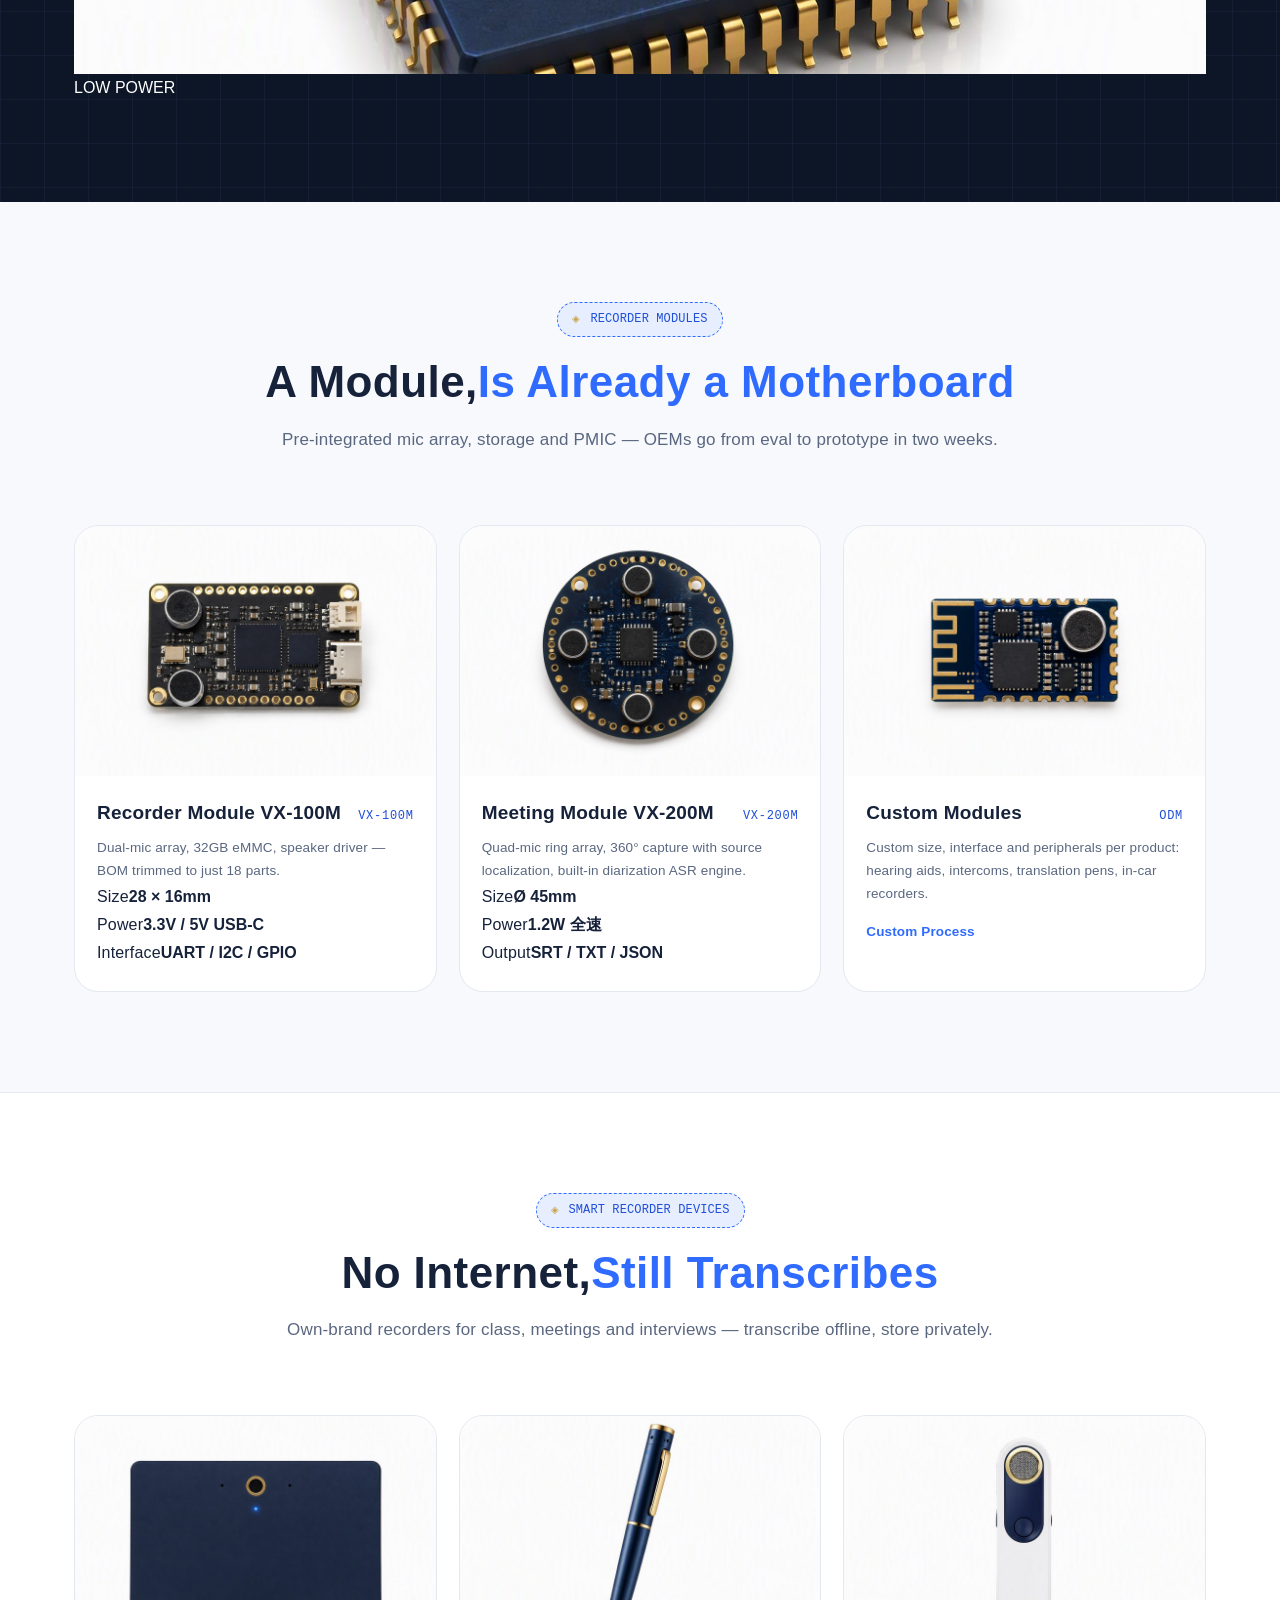
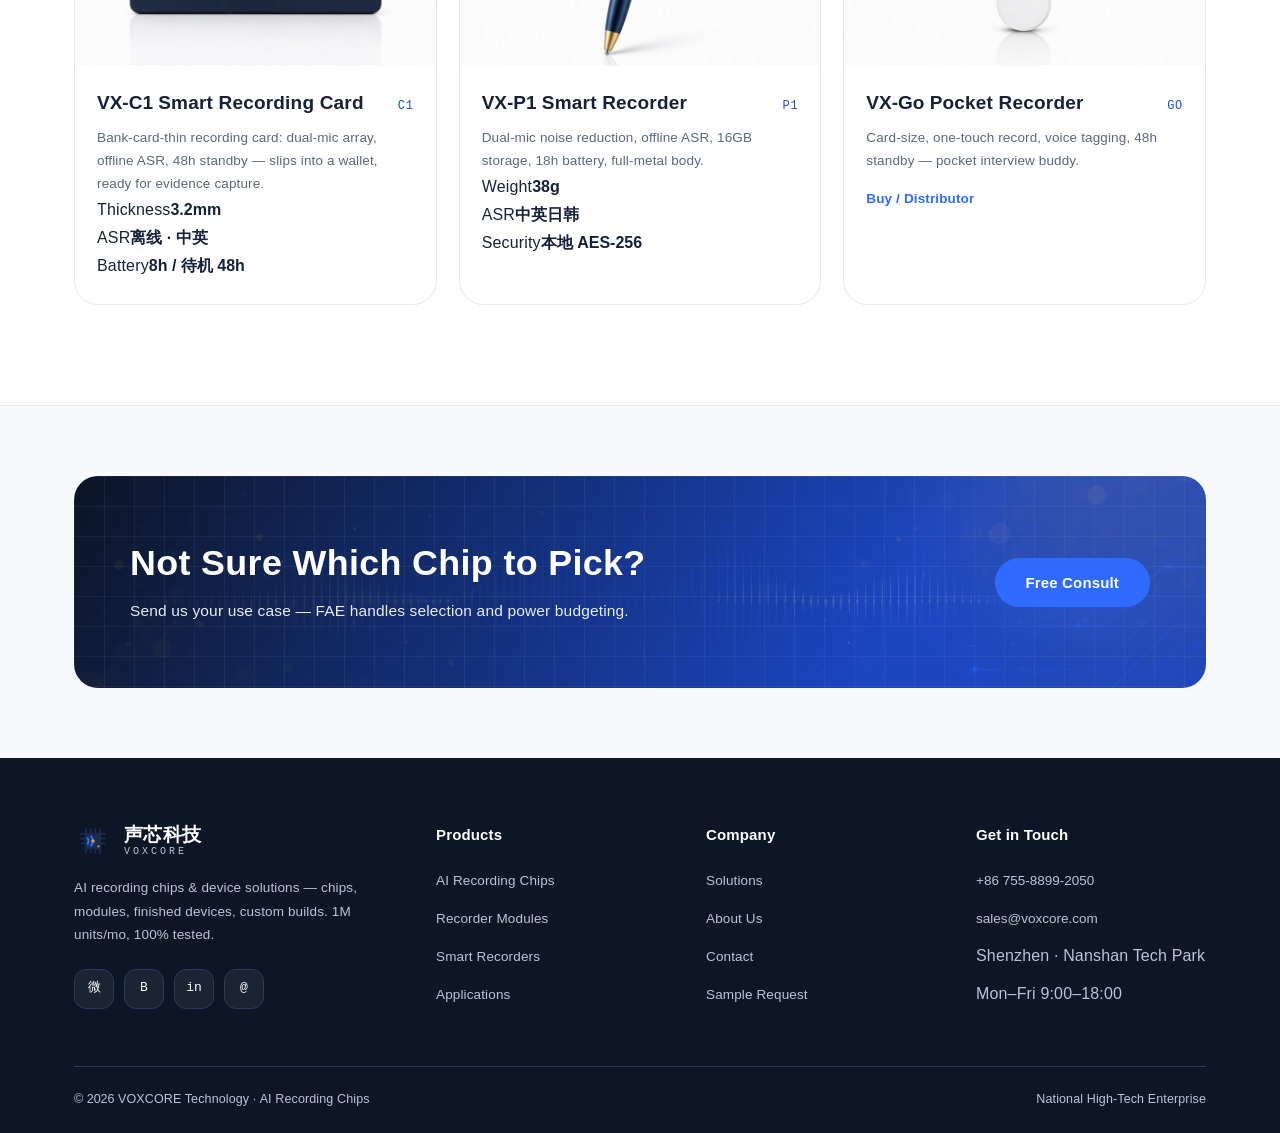
<file: products.html>
<!DOCTYPE html>
<html lang="zh" data-title-zh="产品中心｜AI 录音芯片 / 模组 / 智能录音笔" data-title-en="Products｜AI Recording Chips / Modules / Smart Recorders">
<head>
<meta charset="UTF-8">
<meta name="viewport" content="width=device-width, initial-scale=1.0">
<title>产品中心｜AI 录音芯片 VX 系列 · 录音笔模组 · 智能录音笔</title>
<meta name="description" content="声芯科技产品中心：VX-100 旗舰 AI 录音芯片（NPU 4 TOPS）、VX-200 低功耗芯片（45mW）、录音笔模组、会议转写模组与智能录音笔成品，规格参数与选型资料齐全。">
<meta name="keywords" content="AI录音芯片规格,录音笔模组,会议转写模组,VX-100,VX-200,智能录音笔,离线转写芯片">
<meta name="robots" content="index,follow">
<link rel="canonical" href="https://voxcore.com/products.html">
<link rel="icon" href="assets/img/favicon.svg" type="image/svg+xml">
<link rel="apple-touch-icon" href="assets/img/favicon.svg">

<!-- Open Graph -->
<meta property="og:type" content="website">
<meta property="og:site_name" content="声芯科技 VOXCORE">
<meta property="og:title" content="产品中心｜AI 录音芯片 VX 系列 · 录音笔模组 · 智能录音笔">
<meta property="og:description" content="VX-100 旗舰芯片 NPU 4 TOPS、VX-200 低功耗 45mW、模组与成品，全规格可查。">
<meta property="og:url" content="https://voxcore.com/products.html">
<meta property="og:image" content="https://voxcore.com/assets/img/og-cover.jpg">

<!-- 结构化数据 -->
<script type="application/ld+json">
{
  "@context": "https://schema.org",
  "@type": "ItemList",
  "name": "声芯科技产品矩阵",
  "itemListElement": [
    {
      "@type": "Product",
      "position": 1,
      "name": "VX-100 旗舰 AI 录音芯片",
      "description": "双麦阵列前端 + NPU 4 TOPS，离线转写中文/英语/日韩语。",
      "brand": { "@type": "Brand", "name": "VOXCORE" },
      "offers": { "@type": "AggregateOffer", "availability": "https://schema.org/InStock", "priceCurrency": "CNY", "lowPrice": "55", "highPrice": "98", "offerCount": 1 }
    },
    {
      "@type": "Product",
      "position": 2,
      "name": "VX-200 低功耗 AI 录音芯片",
      "description": "录音/语义转写一体，典型功耗 45mW，适合电池驱动设备。",
      "brand": { "@type": "Brand", "name": "VOXCORE" },
      "offers": { "@type": "Offer", "availability": "https://schema.org/InStock", "priceCurrency": "CNY", "price": "9.8", "priceValidUntil": "2027-12-31" }
    }
  ]
}
</script>

<link rel="stylesheet" href="assets/css/design-tokens.css">
<link rel="stylesheet" href="assets/css/style.css">
</head>
<body>

<!-- ================= 共享头部 ================= -->
<header class="site-header">
  <div class="container header-inner">
    <a class="brand" href="index.html">
      <img class="brand-mark" src="assets/img/logo.svg" alt="声芯科技 VOXCORE" width="38" height="38">
      <span class="brand-text">
        <span class="brand-cn">声芯科技</span>
        <span class="brand-en">VOXCORE</span>
      </span>
    </a>
    <nav class="main-nav" aria-label="主导航">
      <a class="nav-link" href="index.html"><span class="i18n"><span class="zh">首页</span><span class="en">Home</span></span></a>
      <a class="nav-link" href="products.html"><span class="i18n"><span class="zh">产品中心</span><span class="en">Products</span></span></a>
      <a class="nav-link" href="applications.html"><span class="i18n"><span class="zh">应用场景</span><span class="en">Applications</span></span></a>
      <a class="nav-link" href="solutions.html"><span class="i18n"><span class="zh">解决方案</span><span class="en">Solutions</span></span></a>
      <a class="nav-link" href="about.html"><span class="i18n"><span class="zh">关于我们</span><span class="en">About</span></span></a>
      <a class="nav-link" href="contact.html"><span class="i18n"><span class="zh">联系</span><span class="en">Contact</span></span></a>
    </nav>
    <div class="header-actions">
      <button class="lang-switch" aria-label="切换语言" title="中 / EN">
        <span class="dot"></span><span class="i18n"><span class="zh">中 / EN</span><span class="en">EN / 中</span></span>
      </button>
      <a class="btn btn-blue btn-sm" href="contact.html"><span class="i18n"><span class="zh">获取样片</span><span class="en">Free Sample</span></span></a>
      <button class="nav-toggle" aria-label="菜单"><span></span></button>
    </div>
  </div>
</header>

<main>
<!-- ================= 页头 ================= -->
<section class="page-hero">
  <div class="container">
    <nav class="breadcrumb" aria-label="面包屑">
      <a href="index.html"><span class="i18n"><span class="zh">首页</span><span class="en">Home</span></span></a><span class="sep">/</span><span><span class="i18n"><span class="zh">产品中心</span><span class="en">Products</span></span></span>
    </nav>
    <h1 class="page-title"><span class="i18n"><span class="zh">产品中心</span><span class="en">Product Center</span></span></h1>
    <p class="page-sub"><span class="i18n"><span class="zh">芯片、模组、成品三层递进：整机厂按规格选型，消费者按体验购买。</span><span class="en">Chips, modules, devices — OEMs select by spec, consumers buy by experience.</span></span></p>
  </div>
</section>

<!-- ================= 三层产品 ================= -->
<section class="section" id="lineup">
  <div class="container">
    <div class="svc-grid">
      <article class="svc-card">
        <div class="svc-icon">IC</div>
        <h3 class="svc-title"><span class="i18n"><span class="zh">AI 录音芯片</span><span class="en">AI Recording Chips</span></span></h3>
        <p class="svc-desc"><span class="i18n"><span class="zh">VX-100 / VX-200 两颗主力：一颗堆满性能，一颗极致省电。提供 LQFP 封装与 QFN 封装，附开发板与 SDK。</span><span class="en">Two workhorses: VX-100 maxes performance, VX-200 sips power. LQFP & QFN packages, dev board + SDK included.</span></span></p>
        <a class="svc-more" href="#vx100"><span class="i18n"><span class="zh">查看芯片规格</span><span class="en">View Chip Specs</span></span></a>
      </article>
      <article class="svc-card">
        <div class="svc-icon">MD</div>
        <h3 class="svc-title"><span class="i18n"><span class="zh">录音笔模组</span><span class="en">Recorder Modules</span></span></h3>
        <p class="svc-desc"><span class="i18n"><span class="zh">录音笔模组与会议转写模组：板载双麦克风阵列、存储与电源管理，一颗模组即核心主板。</span><span class="en">Recorder and meeting modules: onboard dual-mic array, storage and PMIC — a module is already the core board.</span></span></p>
        <a class="svc-more" href="#modules"><span class="i18n"><span class="zh">查看模组</span><span class="en">View Modules</span></span></a>
      </article>
      <article class="svc-card">
        <div class="svc-icon">✦</div>
        <h3 class="svc-title"><span class="i18n"><span class="zh">智能录音卡与录音笔</span><span class="en">Recorder Cards & Devices</span></span></h3>
        <p class="svc-desc"><span class="i18n"><span class="zh">自有品牌智能录音卡与录音笔：离线转写、双麦阵列降噪、本地加密。也接受整机厂 ODM 贴牌定制。</span><span class="en">Own-brand smart recorder cards and devices: offline transcription, dual-mic array noise reduction, local encryption. ODM white-label welcome.</span></span></p>
        <a class="svc-more" href="#devices"><span class="i18n"><span class="zh">看成品</span><span class="en">See Devices</span></span></a>
      </article>
    </div>
  </div>
</section>

<!-- ================= VX-100 芯片 ================= -->
<section class="section" id="vx100">
  <div class="container">
    <div class="spec-wrap">
      <div class="spec-media">
        <img class="prod-img" src="assets/img/prod-chip.jpg" alt="VX-100 旗舰 AI 录音芯片" width="520" height="390">
        <div class="spec-badge">FLAGSHIP</div>
      </div>
      <div class="spec-content">
        <span class="silk"><span class="i18n"><span class="zh">旗舰芯片</span><span class="en">Flagship</span></span></span>
        <h2 class="sec-title" style="text-align:left">VX-100 <em><span class="i18n"><span class="zh">旗舰 AI 录音芯片</span><span class="en">AI Recording SoC</span></span></em></h2>
        <p class="sec-sub" style="text-align:left"><span class="i18n"><span class="zh">面向高端录音笔与会议设备：NPU 4 TOPS 让离线转写在本地完成，隐私数据永不离开设备。</span><span class="en">Built for premium recorders and meeting devices: a 4 TOPS NPU runs ASR fully on-device, so sensitive audio never leaves the hardware.</span></span></p>
        <table class="spec-table">
          <thead><tr><th><span class="i18n"><span class="zh">参数</span><span class="en">Spec</span></span></th><th>VX-100</th></tr></thead>
          <tbody>
            <tr><td><span class="i18n"><span class="zh">处理器</span><span class="en">CPU</span></span></td><td>双核 Cortex-A55 @1.4GHz + DSP</td></tr>
            <tr><td><span class="i18n"><span class="zh">AI 算力</span><span class="en">NPU</span></span></td><td><strong>4 TOPS</strong>（离线 ASR / 语义理解）</td></tr>
            <tr><td><span class="i18n"><span class="zh">音频前端</span><span class="en">Audio Front-end</span></span></td><td>双麦阵列 · 32kHz/24bit · 智能降噪</td></tr>
            <tr><td><span class="i18n"><span class="zh">转写语言</span><span class="en">ASR Languages</span></span></td><td>中文 / 英语 / 日语 / 韩语（离线）</td></tr>
            <tr><td><span class="i18n"><span class="zh">存储</span><span class="en">Memory</span></span></td><td>支持 eMMC / SD / SPI NOR 引导</td></tr>
            <tr><td><span class="i18n"><span class="zh">功耗</span><span class="en">Power</span></span></td><td>录音态 260mW · 待机 1.5mW</td></tr>
            <tr><td><span class="i18n"><span class="zh">封装</span><span class="en">Package</span></span></td><td>LQFP-144 · QFN-88 · <span class="i18n"><span class="zh">工作温度 -20~85℃</span><span class="en">-20~85°C</span></span></td></tr>
            <tr><td><span class="i18n"><span class="zh">典型应用</span><span class="en">Use Cases</span></span></td><td><span class="i18n"><span class="zh">高端录音笔 · 会议音箱 · 翻译笔</span><span class="en">Premium recorder · meeting speaker · translation pen</span></span></td></tr>
          </tbody>
        </table>
        <div class="spec-actions">
          <button class="btn btn-blue" data-modal
            data-zh-title="申请 VX-100 样片" data-en-title="Request VX-100 Sample"
            data-zh-sub="附开发板与 SDK，FAE 一对一支持" data-en-sub="Dev board + SDK included, dedicated FAE support">
            <span class="i18n"><span class="zh">申请样片</span><span class="en">Request Sample</span></span>
          </button>
          <a class="btn btn-outline" href="contact.html"><span class="i18n"><span class="zh">获取价格</span><span class="en">Get Pricing</span></span></a>
        </div>
      </div>
    </div>
  </div>
</section>

<!-- ================= VX-200 芯片 ================= -->
<section class="section section--dark" id="vx200">
  <div class="bg-grid"></div>
  <span class="glow glow-blue"></span>
  <div class="container">
    <div class="spec-wrap">
      <div class="spec-content">
        <span class="silk"><span class="i18n"><span class="zh">低功耗芯片</span><span class="en">Low Power</span></span></span>
        <h2 class="sec-title" style="text-align:left">VX-200 <em><span class="i18n"><span class="zh">低功耗 AI 录音芯片</span><span class="en">Low-Power Recording SoC</span></span></em></h2>
        <p class="sec-sub" style="text-align:left"><span class="i18n"><span class="zh">为电池驱动设备而生：一颗纽扣电池驱动的耳机/穿戴也能连续录音数小时并完成语义转写。</span><span class="en">Made for battery-driven devices: a coin cell can power continuous recording for hours with on-device semantic transcription.</span></span></p>
        <table class="spec-table">
          <thead><tr><th><span class="i18n"><span class="zh">参数</span><span class="en">Spec</span></span></th><th>VX-200</th></tr></thead>
          <tbody>
            <tr><td><span class="i18n"><span class="zh">处理器</span><span class="en">CPU</span></span></td><td>Cortex-A7 @800MHz + 低功耗 DSP</td></tr>
            <tr><td><span class="i18n"><span class="zh">AI 算力</span><span class="en">NPU</span></span></td><td>0.6 TOPS（录音 / 降噪 / 语义标签）</td></tr>
            <tr><td><span class="i18n"><span class="zh">典型功耗</span><span class="en">Typical Power</span></span></td><td><strong>45mW</strong>（录音+转写）· 待机 0.8mW</td></tr>
            <tr><td><span class="i18n"><span class="zh">音频</span><span class="en">Audio</span></span></td><td>单/双麦 · 16kHz/24bit · 环境自适应</td></tr>
            <tr><td><span class="i18n"><span class="zh">转写语言</span><span class="en">ASR Languages</span></span></td><td>中文 / 英语（离线）</td></tr>
            <tr><td><span class="i18n"><span class="zh">封装</span><span class="en">Package</span></span></td><td>QFN-48 · 6×6mm · <span class="i18n"><span class="zh">-20~85℃</span><span class="en">-20~85°C</span></span></td></tr>
            <tr><td><span class="i18n"><span class="zh">典型应用</span><span class="en">Use Cases</span></span></td><td><span class="i18n"><span class="zh">穿戴录音 · 助听附件 · 对讲耳机</span><span class="en">Wearable recorder · hearing aid add-on · intercom earbuds</span></span></td></tr>
          </tbody>
        </table>
        <div class="spec-actions">
          <button class="btn btn-blue" data-modal
            data-zh-title="申请 VX-200 样片" data-en-title="Request VX-200 Sample"
            data-zh-sub="低功耗评估板随样片发放" data-en-sub="Low-power EVB ships with the sample">
            <span class="i18n"><span class="zh">申请样片</span><span class="en">Request Sample</span></span>
          </button>
          <a class="btn btn-outline" href="contact.html"><span class="i18n"><span class="zh">获取价格</span><span class="en">Get Pricing</span></span></a>
        </div>
      </div>
      <div class="spec-media">
        <img class="prod-img" src="assets/img/prod-chip-vx200.jpg" alt="VX-200 低功耗 AI 录音芯片" width="520" height="390">
        <div class="spec-badge spec-badge--gold">LOW POWER</div>
      </div>
    </div>
  </div>
</section>

<!-- ================= 模组 ================= -->
<section class="section" id="modules">
  <div class="container">
    <div class="sec-head">
      <span class="silk"><span class="i18n"><span class="zh">录音笔模组</span><span class="en">Recorder Modules</span></span></span>
      <h2 class="sec-title"><span class="i18n"><span class="zh">一块模组，<em>就是一块主板</em></span><span class="en">A Module,<em>Is Already a Motherboard</em></span></span></h2>
      <p class="sec-sub"><span class="i18n"><span class="zh">预集成麦克风阵列、存储与电源管理，整机厂两周内完成样机集成。</span><span class="en">Pre-integrated mic array, storage and PMIC — OEMs go from eval to prototype in two weeks.</span></span></p>
    </div>
    <div class="prod-grid">
      <article class="prod-card">
        <img class="prod-img" src="assets/img/prod-module.jpg" alt="录音笔模组" width="400" height="250">
        <div class="prod-body">
          <div class="prod-name"><h3><span class="i18n"><span class="zh">录音笔模组 VX-100M</span><span class="en">Recorder Module VX-100M</span></span></h3><span class="fl">VX-100M</span></div>
          <p class="prod-desc"><span class="i18n"><span class="zh">双麦阵列 + 32GB eMMC + 扬声器驱动，BOM 精简到 18 颗料。</span><span class="en">Dual-mic array, 32GB eMMC, speaker driver — BOM trimmed to just 18 parts.</span></span></p>
          <ul class="mini-specs">
            <li><span><span class="i18n"><span class="zh">尺寸</span><span class="en">Size</span></span></span><strong>28 × 16mm</strong></li>
            <li><span><span class="i18n"><span class="zh">供电</span><span class="en">Power</span></span></span><strong>3.3V / 5V USB-C</strong></li>
            <li><span><span class="i18n"><span class="zh">接口</span><span class="en">Interface</span></span></span><strong>UART / I2C / GPIO</strong></li>
          </ul>
        </div>
      </article>
      <article class="prod-card">
        <img class="prod-img" src="assets/img/prod-module-meeting.jpg" alt="会议转写模组" width="400" height="250">
        <div class="prod-body">
          <div class="prod-name"><h3><span class="i18n"><span class="zh">会议转写模组 VX-200M</span><span class="en">Meeting Module VX-200M</span></span></h3><span class="fl">VX-200M</span></div>
          <p class="prod-desc"><span class="i18n"><span class="zh">四麦环形阵列，360° 拾音 + 声源定位，自带角色分离转写引擎。</span><span class="en">Quad-mic ring array, 360° capture with source localization, built-in diarization ASR engine.</span></span></p>
          <ul class="mini-specs">
            <li><span><span class="i18n"><span class="zh">尺寸</span><span class="en">Size</span></span></span><strong>Ø 45mm</strong></li>
            <li><span><span class="i18n"><span class="zh">功耗</span><span class="en">Power</span></span></span><strong>1.2W 全速</strong></li>
            <li><span><span class="i18n"><span class="zh">输出</span><span class="en">Output</span></span></span><strong>SRT / TXT / JSON</strong></li>
          </ul>
        </div>
      </article>
      <article class="prod-card">
        <img class="prod-img" src="assets/img/prod-module-custom.jpg" alt="定制模组" width="400" height="250">
        <div class="prod-body">
          <div class="prod-name"><h3><span class="i18n"><span class="zh">定制模组</span><span class="en">Custom Modules</span></span></h3><span class="fl">ODM</span></div>
          <p class="prod-desc"><span class="i18n"><span class="zh">按产品外形定制尺寸、接口与外围：助听、对讲、翻译笔、车载记录都能做。</span><span class="en">Custom size, interface and peripherals per product: hearing aids, intercoms, translation pens, in-car recorders.</span></span></p>
          <a class="prod-more" href="solutions.html"><span class="i18n"><span class="zh">了解定制流程</span><span class="en">Custom Process</span></span></a>
        </div>
      </article>
    </div>
  </div>
</section>

<!-- ================= 成品 ================= -->
<section class="section" id="devices" style="background:var(--surface);border-top:1px solid var(--border);border-bottom:1px solid var(--border)">
  <div class="container">
    <div class="sec-head">
      <span class="silk"><span class="i18n"><span class="zh">智能录音笔成品</span><span class="en">Smart Recorder Devices</span></span></span>
      <h2 class="sec-title"><span class="i18n"><span class="zh">不用联网，<em>也能转写</em></span><span class="en">No Internet,<em>Still Transcribes</em></span></span></h2>
      <p class="sec-sub"><span class="i18n"><span class="zh">自有品牌录音笔：课堂、会议、采访随身记录，离线即转，隐私本地保存。</span><span class="en">Own-brand recorders for class, meetings and interviews — transcribe offline, store privately.</span></span></p>
    </div>
    <div class="prod-grid">
      <article class="prod-card">
        <img class="prod-img" src="assets/img/prod-recorder-card.jpg" alt="智能录音卡 VX-C1" width="400" height="250">
        <div class="prod-body">
          <div class="prod-name"><h3>VX-C1 <span class="i18n"><span class="zh">智能录音卡</span><span class="en">Smart Recording Card</span></span></h3><span class="fl">C1</span></div>
          <p class="prod-desc"><span class="i18n"><span class="zh">银行卡大小的超薄录音卡：双麦阵列、离线转写、48 小时待机，塞进钱包就能取证。</span><span class="en">Bank-card-thin recording card: dual-mic array, offline ASR, 48h standby — slips into a wallet, ready for evidence capture.</span></span></p>
          <ul class="mini-specs">
            <li><span><span class="i18n"><span class="zh">厚度</span><span class="en">Thickness</span></span></span><strong>3.2mm</strong></li>
            <li><span><span class="i18n"><span class="zh">转写</span><span class="en">ASR</span></span></span><strong>离线 · 中英</strong></li>
            <li><span><span class="i18n"><span class="zh">续航</span><span class="en">Battery</span></span></span><strong>8h / 待机 48h</strong></li>
          </ul>
        </div>
      </article>
      <article class="prod-card">
        <img class="prod-img" src="assets/img/prod-recorder.jpg" alt="智能录音笔 VX-P1" width="400" height="250">
        <div class="prod-body">
          <div class="prod-name"><h3>VX-P1 <span class="i18n"><span class="zh">智能录音笔</span><span class="en">Smart Recorder</span></span></h3><span class="fl">P1</span></div>
          <p class="prod-desc"><span class="i18n"><span class="zh">双麦降噪 · 离线转写 · 16GB 本地存储 · 18 小时续航 · 全金属机身。</span><span class="en">Dual-mic noise reduction, offline ASR, 16GB storage, 18h battery, full-metal body.</span></span></p>
          <ul class="mini-specs">
            <li><span><span class="i18n"><span class="zh">重量</span><span class="en">Weight</span></span></span><strong>38g</strong></li>
            <li><span><span class="i18n"><span class="zh">转写</span><span class="en">ASR</span></span></span><strong>中英日韩</strong></li>
            <li><span><span class="i18n"><span class="zh">加密</span><span class="en">Security</span></span></span><strong>本地 AES-256</strong></li>
          </ul>
        </div>
      </article>
      <article class="prod-card">
        <img class="prod-img" src="assets/img/prod-recorder-go.jpg" alt="轻量录音笔 VX-Go" width="400" height="250">
        <div class="prod-body">
          <div class="prod-name"><h3>VX-Go <span class="i18n"><span class="zh">轻量录音笔</span><span class="en">Pocket Recorder</span></span></h3><span class="fl">GO</span></div>
          <p class="prod-desc"><span class="i18n"><span class="zh">卡片大小 · 一键录音 · 语音标签 · 48 小时待机，随身采访轻装上阵。</span><span class="en">Card-size, one-touch record, voice tagging, 48h standby — pocket interview buddy.</span></span></p>
          <a class="prod-more" href="contact.html"><span class="i18n"><span class="zh">购买 / 经销咨询</span><span class="en">Buy / Distributor</span></span></a>
        </div>
      </article>
    </div>
  </div>
</section>

<!-- ================= CTA ================= -->
<section class="section-sm">
  <div class="container">
    <div class="cta-band">
      <span class="glow" style="position:absolute"></span>
      <div>
        <h2 class="cta-title"><span class="i18n"><span class="zh">不知道选哪颗芯片？</span><span class="en">Not Sure Which Chip to Pick?</span></span></h2>
        <p class="cta-sub"><span class="i18n"><span class="zh">把应用场景发给我们，FAE 帮你做选型与功耗评估。</span><span class="en">Send us your use case — FAE handles selection and power budgeting.</span></span></p>
      </div>
      <div class="cta-actions">
        <button class="btn btn-blue" data-modal
          data-zh-title="免费选型咨询" data-en-title="Free Selection Consult"
          data-zh-sub="描述应用场景，24 小时内给选型建议" data-en-sub="Describe your use case — selection advice within 24h">
          <span class="i18n"><span class="zh">免费选型咨询</span><span class="en">Free Consult</span></span>
        </button>
      </div>
    </div>
  </div>
</section>
</main>

<!-- ================= 共享页脚 ================= -->
<footer class="site-footer">
  <div class="container">
    <div class="footer-top">
      <div class="footer-brand">
        <a class="brand" href="index.html">
          <img class="brand-mark" src="assets/img/logo.svg" alt="声芯科技" width="38" height="38">
          <span class="brand-text">
            <span class="brand-cn">声芯科技</span>
            <span class="brand-en">VOXCORE</span>
          </span>
        </a>
        <p class="footer-about"><span class="i18n"><span class="zh">AI 录音芯片与整机方案供应商：芯片 / 模组 / 成品 / 定制。月产能 100 万颗，全测出货。</span><span class="en">AI recording chips & device solutions — chips, modules, finished devices, custom builds. 1M units/mo, 100% tested.</span></span></p>
        <div class="footer-social">
          <a href="#" aria-label="WeChat">微</a>
          <a href="#" aria-label="Bilibili">B</a>
          <a href="#" aria-label="LinkedIn">in</a>
          <a href="#" aria-label="Email">@</a>
        </div>
      </div>
      <div class="footer-col">
        <h4><span class="i18n"><span class="zh">产品</span><span class="en">Products</span></span></h4>
        <ul>
          <li><a href="products.html"><span class="i18n"><span class="zh">AI 录音芯片</span><span class="en">AI Recording Chips</span></span></a></li>
          <li><a href="products.html"><span class="i18n"><span class="zh">录音笔模组</span><span class="en">Recorder Modules</span></span></a></li>
          <li><a href="products.html"><span class="i18n"><span class="zh">智能录音笔</span><span class="en">Smart Recorders</span></span></a></li>
          <li><a href="applications.html"><span class="i18n"><span class="zh">应用场景</span><span class="en">Applications</span></span></a></li>
        </ul>
      </div>
      <div class="footer-col">
        <h4><span class="i18n"><span class="zh">公司</span><span class="en">Company</span></span></h4>
        <ul>
          <li><a href="solutions.html"><span class="i18n"><span class="zh">解决方案</span><span class="en">Solutions</span></span></a></li>
          <li><a href="about.html"><span class="i18n"><span class="zh">关于我们</span><span class="en">About Us</span></span></a></li>
          <li><a href="contact.html"><span class="i18n"><span class="zh">联系我们</span><span class="en">Contact</span></span></a></li>
          <li><a href="contact.html"><span class="i18n"><span class="zh">样片申请</span><span class="en">Sample Request</span></span></a></li>
        </ul>
      </div>
      <div class="footer-col">
        <h4><span class="i18n"><span class="zh">联系</span><span class="en">Get in Touch</span></span></h4>
        <ul>
          <li><a href="tel:+867558892050">+86 755-8899-2050</a></li>
          <li><a href="mailto:sales@voxcore.com">sales@voxcore.com</a></li>
          <li><span class="i18n"><span class="zh">深圳 · 南山科技园</span><span class="en">Shenzhen · Nanshan Tech Park</span></span></li>
          <li><span class="i18n"><span class="zh">周一至周五 9:00–18:00</span><span class="en">Mon–Fri 9:00–18:00</span></span></li>
        </ul>
      </div>
    </div>
    <div class="footer-bottom">
      <span>© 2026 <span class="i18n"><span class="zh">声芯科技</span><span class="en">VOXCORE Technology</span></span> · <span class="i18n"><span class="zh">AI 录音芯片</span><span class="en">AI Recording Chips</span></span></span>
      <span><span class="i18n"><span class="zh">粤 ICP 备 00000000 号 · 国家高新技术企业</span><span class="en">National High-Tech Enterprise</span></span></span>
    </div>
  </div>
</footer>

<!-- ================= 共享询盘弹窗 ================= -->
<div class="modal" role="dialog" aria-modal="true">
  <div class="modal-box">
    <button class="modal-close" aria-label="关闭">✕</button>
    <h3 class="modal-title">获取报价</h3>
    <p class="modal-sub">留下需求，销售工程师 24 小时内回复</p>
    <form id="modal-form" style="margin-top:22px">
      <div class="field">
        <label><span class="i18n"><span class="zh">您的称呼</span><span class="en">Your Name</span></span></label>
        <input type="text" name="name" placeholder="姓名" required>
      </div>
      <div class="field">
        <label><span class="i18n"><span class="zh">联系方式</span><span class="en">Contact</span></span></label>
        <input type="text" name="contact" placeholder="微信 / 电话 / 邮箱" required>
      </div>
      <div class="field">
        <label><span class="i18n"><span class="zh">咨询内容</span><span class="en">Inquiry</span></span></label>
        <input type="text" name="topic" placeholder="例：VX-100 样片 / 录音笔模组 / 成品代理">
      </div>
      <button type="submit" class="btn btn-blue" style="width:100%;margin-top:8px"
        data-zh="提交需求" data-en="Submit"><span class="i18n"><span class="zh">提交需求</span><span class="en">Submit</span></span></button>
    </form>
  </div>
</div>

<script src="assets/js/i18n.js"></script>
<script src="assets/js/main.js"></script>
</body>
</html>
</file>
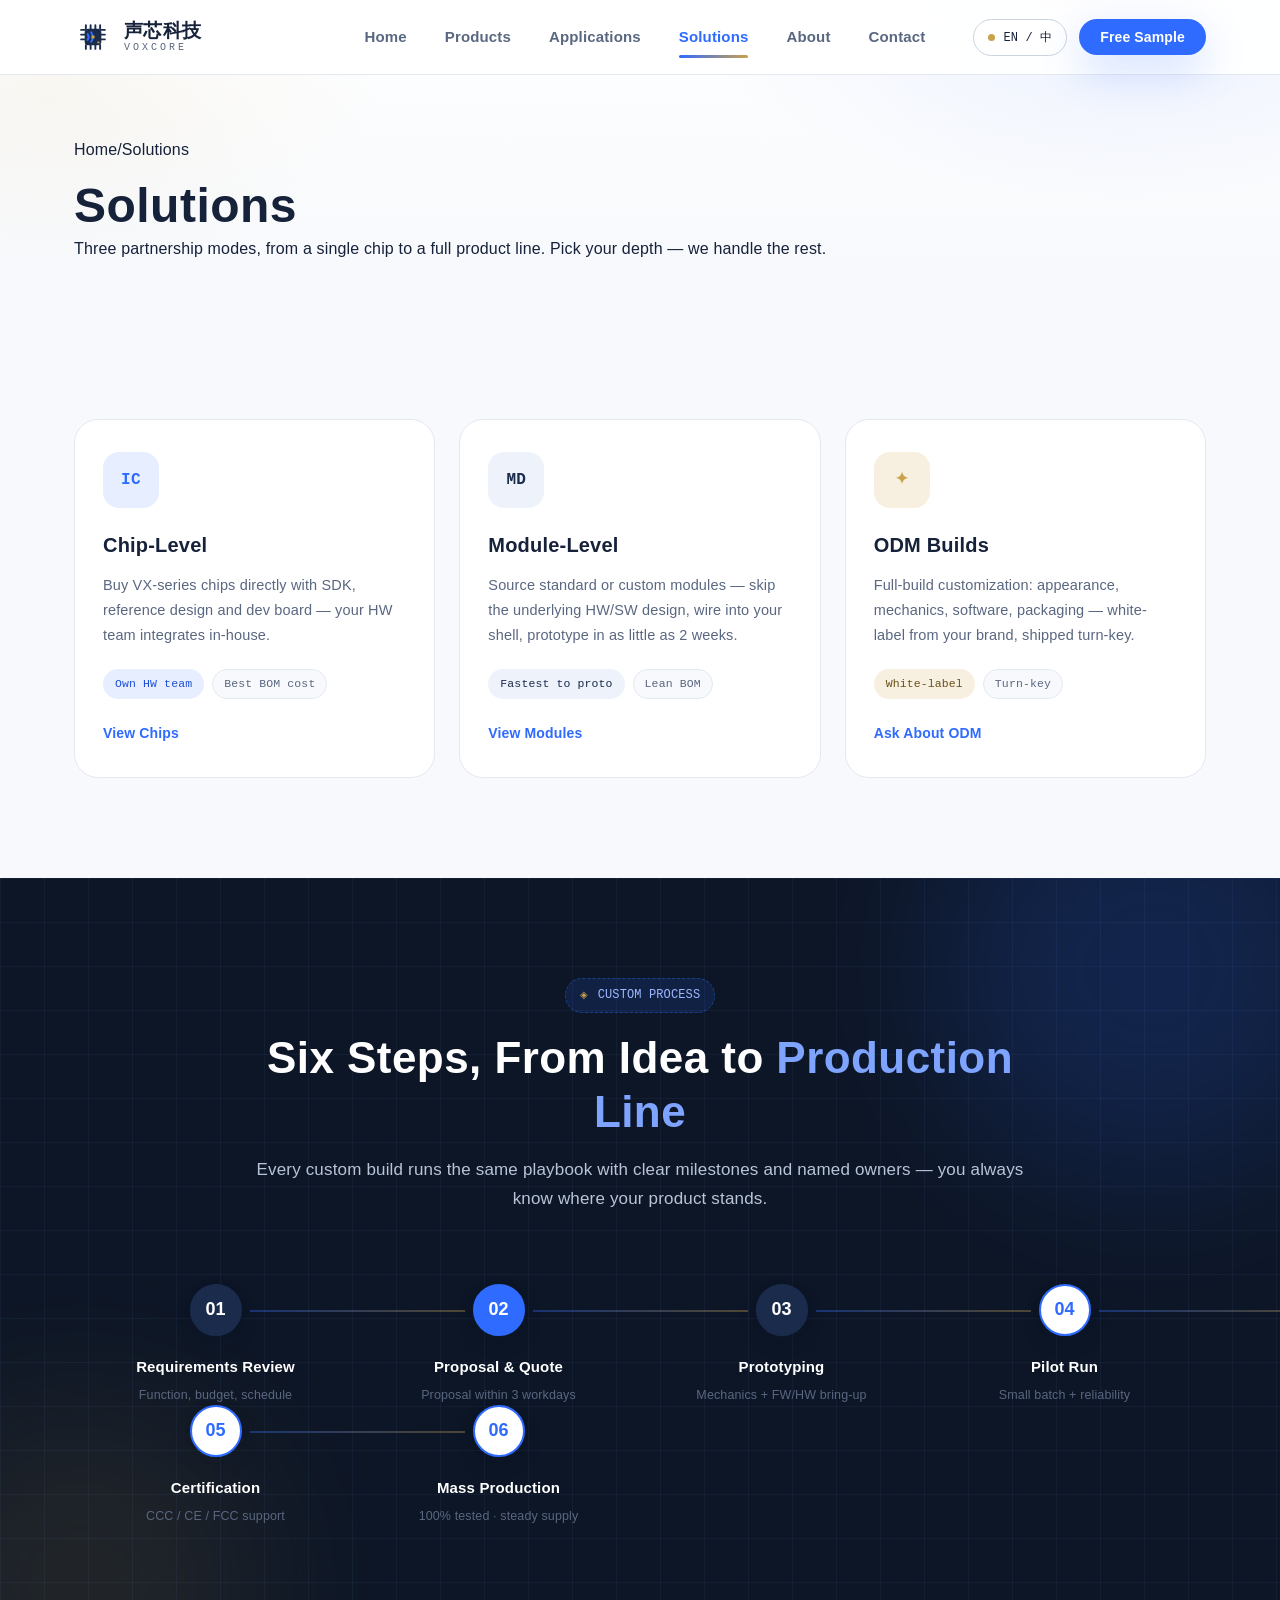
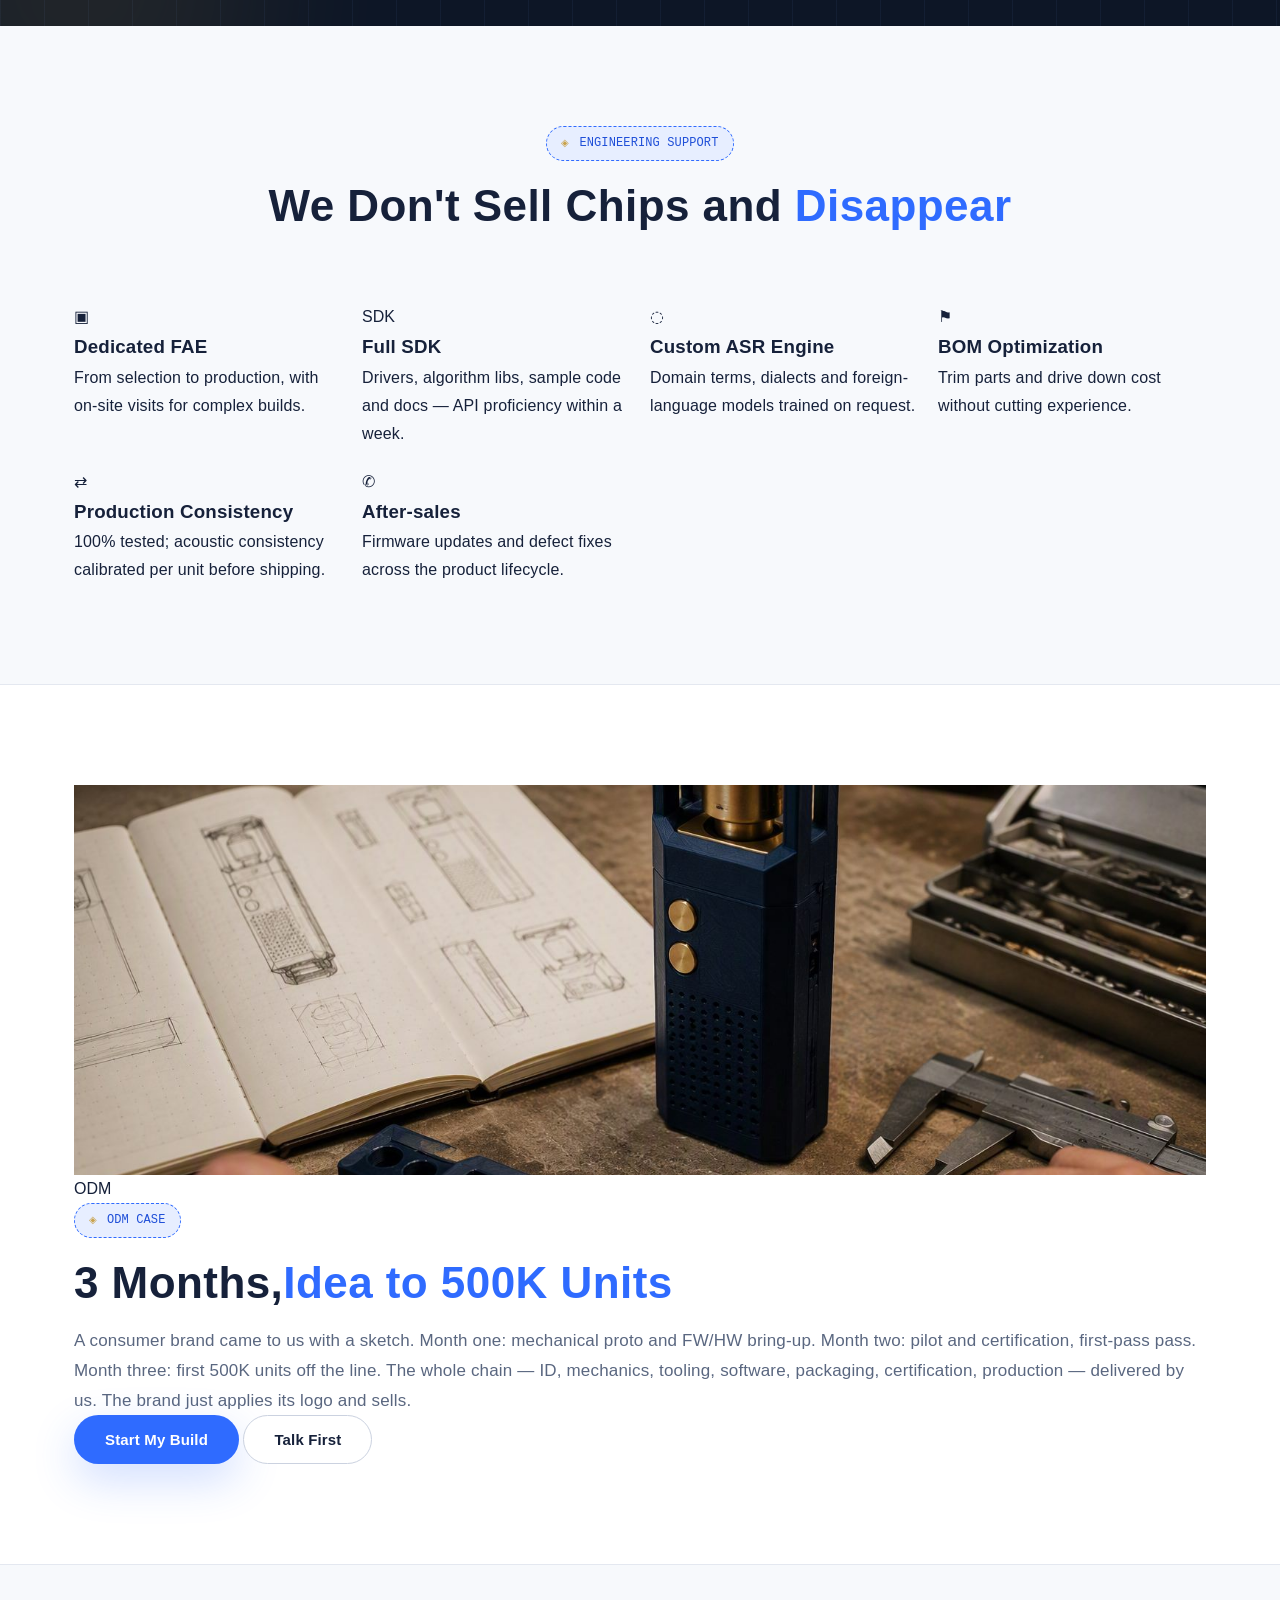
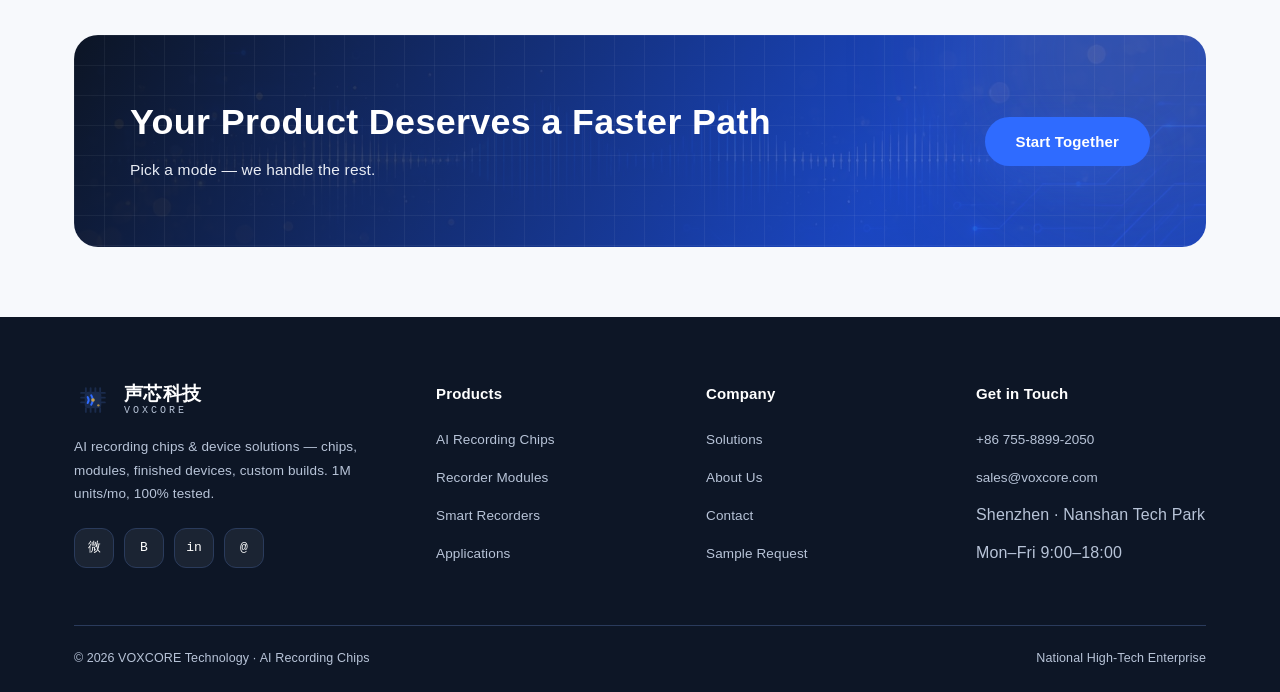
<file: solutions.html>
<!DOCTYPE html>
<html lang="zh" data-title-zh="解决方案｜整机厂合作 · 定制方案 · FAE 支持" data-title-en="Solutions｜OEM Partnership · Custom Builds · FAE Support">
<head>
<meta charset="UTF-8">
<meta name="viewport" content="width=device-width, initial-scale=1.0">
<title>解决方案｜整机厂合作模式：芯片方案 / 模组方案 / ODM 定制</title>
<meta name="description" content="声芯科技整机厂解决方案：芯片级方案、模组级方案与 ODM 成品定制三种合作模式，FAE 全程软硬件支持，交钥匙量产交付，帮你把产品快速推向市场。">
<meta name="keywords" content="录音芯片定制,整机厂方案,ODM定制,录音笔贴牌,FAE支持,交钥匙量产,声芯科技">
<meta name="robots" content="index,follow">
<link rel="canonical" href="https://voxcore.com/solutions.html">
<link rel="icon" href="assets/img/favicon.svg" type="image/svg+xml">
<link rel="apple-touch-icon" href="assets/img/favicon.svg">

<!-- Open Graph -->
<meta property="og:type" content="website">
<meta property="og:site_name" content="声芯科技 VOXCORE">
<meta property="og:title" content="解决方案｜整机厂合作模式：芯片 / 模组 / ODM 定制">
<meta property="og:description" content="三种合作模式 + FAE 全程支持 + 交钥匙量产，帮你把产品快速推向市场。">
<meta property="og:url" content="https://voxcore.com/solutions.html">
<meta property="og:image" content="https://voxcore.com/assets/img/og-cover.jpg">

<!-- 结构化数据 -->
<script type="application/ld+json">
{
  "@context": "https://schema.org",
  "@type": "Service",
  "name": "声芯科技整机厂解决方案",
  "serviceType": "AI 录音芯片定制与量产",
  "provider": { "@type": "Organization", "name": "声芯科技 VOXCORE", "url": "https://voxcore.com" },
  "areaServed": "CN",
  "description": "芯片级方案、模组级方案与 ODM 成品定制三种合作模式，FAE 全程支持，交钥匙量产交付。"
}
</script>

<link rel="stylesheet" href="assets/css/design-tokens.css">
<link rel="stylesheet" href="assets/css/style.css">
</head>
<body>

<!-- ================= 共享头部 ================= -->
<header class="site-header">
  <div class="container header-inner">
    <a class="brand" href="index.html">
      <img class="brand-mark" src="assets/img/logo.svg" alt="声芯科技 VOXCORE" width="38" height="38">
      <span class="brand-text">
        <span class="brand-cn">声芯科技</span>
        <span class="brand-en">VOXCORE</span>
      </span>
    </a>
    <nav class="main-nav" aria-label="主导航">
      <a class="nav-link" href="index.html"><span class="i18n"><span class="zh">首页</span><span class="en">Home</span></span></a>
      <a class="nav-link" href="products.html"><span class="i18n"><span class="zh">产品中心</span><span class="en">Products</span></span></a>
      <a class="nav-link" href="applications.html"><span class="i18n"><span class="zh">应用场景</span><span class="en">Applications</span></span></a>
      <a class="nav-link" href="solutions.html"><span class="i18n"><span class="zh">解决方案</span><span class="en">Solutions</span></span></a>
      <a class="nav-link" href="about.html"><span class="i18n"><span class="zh">关于我们</span><span class="en">About</span></span></a>
      <a class="nav-link" href="contact.html"><span class="i18n"><span class="zh">联系</span><span class="en">Contact</span></span></a>
    </nav>
    <div class="header-actions">
      <button class="lang-switch" aria-label="切换语言" title="中 / EN">
        <span class="dot"></span><span class="i18n"><span class="zh">中 / EN</span><span class="en">EN / 中</span></span>
      </button>
      <a class="btn btn-blue btn-sm" href="contact.html"><span class="i18n"><span class="zh">获取样片</span><span class="en">Free Sample</span></span></a>
      <button class="nav-toggle" aria-label="菜单"><span></span></button>
    </div>
  </div>
</header>

<main>
<!-- ================= 页头 ================= -->
<section class="page-hero">
  <div class="container">
    <nav class="breadcrumb" aria-label="面包屑">
      <a href="index.html"><span class="i18n"><span class="zh">首页</span><span class="en">Home</span></span></a><span class="sep">/</span><span><span class="i18n"><span class="zh">解决方案</span><span class="en">Solutions</span></span></span>
    </nav>
    <h1 class="page-title"><span class="i18n"><span class="zh">解决方案</span><span class="en">Solutions</span></span></h1>
    <p class="page-sub"><span class="i18n"><span class="zh">三种合作模式，覆盖从一颗芯片到整条产品线。选择你舒服的深度，其余的交给我们。</span><span class="en">Three partnership modes, from a single chip to a full product line. Pick your depth — we handle the rest.</span></span></p>
  </div>
</section>

<!-- ================= 三种合作模式 ================= -->
<section class="section">
  <div class="container">
    <div class="svc-grid">
      <article class="svc-card">
        <div class="svc-icon">IC</div>
        <h3 class="svc-title"><span class="i18n"><span class="zh">芯片级方案</span><span class="en">Chip-Level</span></span></h3>
        <p class="svc-desc"><span class="i18n"><span class="zh">直接采购 VX 系列芯片，SDK、参考设计、开发板全套交付，你的硬件团队自行集成。</span><span class="en">Buy VX-series chips directly with SDK, reference design and dev board — your HW team integrates in-house.</span></span></p>
        <div class="svc-tags"><span class="tag tag--blue"><span class="i18n"><span class="zh">自有硬件团队</span><span class="en">Own HW team</span></span></span><span class="tag"><span class="i18n"><span class="zh">成本最优</span><span class="en">Best BOM cost</span></span></span></div>
        <a class="svc-more" href="products.html"><span class="i18n"><span class="zh">查看芯片</span><span class="en">View Chips</span></span></a>
      </article>
      <article class="svc-card">
        <div class="svc-icon">MD</div>
        <h3 class="svc-title"><span class="i18n"><span class="zh">模组级方案</span><span class="en">Module-Level</span></span></h3>
        <p class="svc-desc"><span class="i18n"><span class="zh">采购标准或定制模组，免去底层软硬件设计，直接接入产品外壳与接口，最快两周出样机。</span><span class="en">Source standard or custom modules — skip the underlying HW/SW design, wire into your shell, prototype in as little as 2 weeks.</span></span></p>
        <div class="svc-tags"><span class="tag tag--navy"><span class="i18n"><span class="zh">集成最快</span><span class="en">Fastest to proto</span></span></span><span class="tag"><span class="i18n"><span class="zh">BOM 精简</span><span class="en">Lean BOM</span></span></span></div>
        <a class="svc-more" href="products.html"><span class="i18n"><span class="zh">查看模组</span><span class="en">View Modules</span></span></a>
      </article>
      <article class="svc-card">
        <div class="svc-icon">✦</div>
        <h3 class="svc-title"><span class="i18n"><span class="zh">ODM 成品定制</span><span class="en">ODM Builds</span></span></h3>
        <p class="svc-desc"><span class="i18n"><span class="zh">从外观、结构到软件、包装，整机全案定制与贴牌。你出品牌，我们出产品，交钥匙量产。</span><span class="en">Full-build customization: appearance, mechanics, software, packaging — white-label from your brand, shipped turn-key.</span></span></p>
        <div class="svc-tags"><span class="tag tag--gold"><span class="i18n"><span class="zh">贴牌无忧</span><span class="en">White-label</span></span></span><span class="tag"><span class="i18n"><span class="zh">交钥匙</span><span class="en">Turn-key</span></span></span></div>
        <a class="svc-more" href="contact.html"><span class="i18n"><span class="zh">咨询 ODM</span><span class="en">Ask About ODM</span></span></a>
      </article>
    </div>
  </div>
</section>

<!-- ================= 定制流程 ================= -->
<section class="section section--dark" id="process">
  <div class="bg-grid"></div>
  <span class="glow glow-blue"></span><span class="glow glow-gold"></span>
  <div class="container">
    <div class="sec-head">
      <span class="silk"><span class="i18n"><span class="zh">定制流程</span><span class="en">Custom Process</span></span></span>
      <h2 class="sec-title"><span class="i18n"><span class="zh">六步，从需求到<em>量产线</em></span><span class="en">Six Steps, From Idea to <em>Production Line</em></span></span></h2>
      <p class="sec-sub"><span class="i18n"><span class="zh">每条定制都走同一套流程，节点明确、责任到人，你随时知道产品走到哪了。</span><span class="en">Every custom build runs the same playbook with clear milestones and named owners — you always know where your product stands.</span></span></p>
    </div>
    <div class="flow">
      <div class="flow-step done"><div class="flow-num">01</div><div class="flow-title"><span class="i18n"><span class="zh">需求评审</span><span class="en">Requirements Review</span></span></div><div class="flow-sub"><span class="i18n"><span class="zh">确认功能 / 预算 / 周期</span><span class="en">Function, budget, schedule</span></span></div></div>
      <div class="flow-step done"><div class="flow-num">02</div><div class="flow-title"><span class="i18n"><span class="zh">方案与报价</span><span class="en">Proposal & Quote</span></span></div><div class="flow-sub"><span class="i18n"><span class="zh">3 个工作日内出方案</span><span class="en">Proposal within 3 workdays</span></span></div></div>
      <div class="flow-step done"><div class="flow-num">03</div><div class="flow-title"><span class="i18n"><span class="zh">样机打样</span><span class="en">Prototyping</span></span></div><div class="flow-sub"><span class="i18n"><span class="zh">结构 + 软硬件联调</span><span class="en">Mechanics + FW/HW bring-up</span></span></div></div>
      <div class="flow-step"><div class="flow-num">04</div><div class="flow-title"><span class="i18n"><span class="zh">试产验证</span><span class="en">Pilot Run</span></span></div><div class="flow-sub"><span class="i18n"><span class="zh">小批量 + 可靠性测试</span><span class="en">Small batch + reliability</span></span></div></div>
      <div class="flow-step"><div class="flow-num">05</div><div class="flow-title"><span class="i18n"><span class="zh">认证测试</span><span class="en">Certification</span></span></div><div class="flow-sub"><span class="i18n"><span class="zh">协助过 CCC / CE / FCC</span><span class="en">CCC / CE / FCC support</span></span></div></div>
      <div class="flow-step"><div class="flow-num">06</div><div class="flow-title"><span class="i18n"><span class="zh">量产交付</span><span class="en">Mass Production</span></span></div><div class="flow-sub"><span class="i18n"><span class="zh">全测出货 · 稳定供货</span><span class="en">100% tested · steady supply</span></span></div></div>
    </div>
  </div>
</section>

<!-- ================= 技术支持 ================= -->
<section class="section">
  <div class="container">
    <div class="sec-head">
      <span class="silk"><span class="i18n"><span class="zh">技术支持</span><span class="en">Engineering Support</span></span></span>
      <h2 class="sec-title"><span class="i18n"><span class="zh">不是卖完芯片就<em>撒手不管</em></span><span class="en">We Don't Sell Chips and <em>Disappear</em></span></span></h2>
    </div>
    <div class="value-grid">
      <div class="value-cell"><div class="value-ic">▣</div><h3><span class="i18n"><span class="zh">FAE 一对一</span><span class="en">Dedicated FAE</span></span></h3><p><span class="i18n"><span class="zh">从选型到量产全程陪伴，复杂项目支持驻场。</span><span class="en">From selection to production, with on-site visits for complex builds.</span></span></p></div>
      <div class="value-cell"><div class="value-ic">SDK</div><h3><span class="i18n"><span class="zh">完整 SDK</span><span class="en">Full SDK</span></span></h3><p><span class="i18n"><span class="zh">驱动、算法库、示例代码与文档，API 一周内上手。</span><span class="en">Drivers, algorithm libs, sample code and docs — API proficiency within a week.</span></span></p></div>
      <div class="value-cell"><div class="value-ic">◌</div><h3><span class="i18n"><span class="zh">转写引擎定制</span><span class="en">Custom ASR Engine</span></span></h3><p><span class="i18n"><span class="zh">行业术语、方言、外语模型可按需训练适配。</span><span class="en">Domain terms, dialects and foreign-language models trained on request.</span></span></p></div>
      <div class="value-cell"><div class="value-ic">⚑</div><h3><span class="i18n"><span class="zh">BOM 与成本优化</span><span class="en">BOM Optimization</span></span></h3><p><span class="i18n"><span class="zh">帮你在保证体验的前提下精简器件、压低成本。</span><span class="en">Trim parts and drive down cost without cutting experience.</span></span></p></div>
      <div class="value-cell"><div class="value-ic">⇄</div><h3><span class="i18n"><span class="zh">量产一致性</span><span class="en">Production Consistency</span></span></h3><p><span class="i18n"><span class="zh">全测出货，声学一致性出厂前逐台校准。</span><span class="en">100% tested; acoustic consistency calibrated per unit before shipping.</span></span></p></div>
      <div class="value-cell"><div class="value-ic">✆</div><h3><span class="i18n"><span class="zh">售后支持</span><span class="en">After-sales</span></span></h3><p><span class="i18n"><span class="zh">固件迭代与缺陷修复，持续到产品全生命周期。</span><span class="en">Firmware updates and defect fixes across the product lifecycle.</span></span></p></div>
    </div>
  </div>
</section>

<!-- ================= ODM 定制展示 ================= -->
<section class="section" id="odm" style="background:var(--surface);border-top:1px solid var(--border);border-bottom:1px solid var(--border)">
  <div class="container">
    <div class="spec-wrap">
      <div class="spec-media">
        <img class="prod-img" src="assets/img/sol-odm.jpg" alt="ODM 定制整机" width="520" height="390">
        <div class="spec-badge">ODM</div>
      </div>
      <div class="spec-content">
        <span class="silk"><span class="i18n"><span class="zh">ODM 案例</span><span class="en">ODM Case</span></span></span>
        <h2 class="sec-title" style="text-align:left"><span class="i18n"><span class="zh">三个月，<em>从想法到 50 万台</em></span><span class="en">3 Months,<em>Idea to 500K Units</em></span></span></h2>
        <p class="sec-sub" style="text-align:left"><span class="i18n"><span class="zh">某消费品牌找到我们时只有一张产品草图。第 1 个月完成结构打样与软硬件联调，第 2 个月试产与认证一次通过，第 3 个月首批 50 万台下线。整条链路——ID、结构、模具、软件、包装、认证、量产——全部由我们交付，品牌方只管贴自己的 logo 和渠道。</span><span class="en">A consumer brand came to us with a sketch. Month one: mechanical proto and FW/HW bring-up. Month two: pilot and certification, first-pass pass. Month three: first 500K units off the line. The whole chain — ID, mechanics, tooling, software, packaging, certification, production — delivered by us. The brand just applies its logo and sells.</span></span></p>
        <div class="spec-actions">
          <button class="btn btn-blue" data-modal
            data-zh-title="启动 ODM 定制" data-en-title="Start an ODM Build"
            data-zh-sub="发一张草图或一句需求，3 个工作日内给方案与报价" data-en-sub="Send a sketch or one-liner — proposal & quote within 3 workdays">
            <span class="i18n"><span class="zh">启动我的定制</span><span class="en">Start My Build</span></span>
          </button>
          <a class="btn btn-outline" href="contact.html"><span class="i18n"><span class="zh">先聊聊</span><span class="en">Talk First</span></span></a>
        </div>
      </div>
    </div>
  </div>
</section>

<!-- ================= CTA ================= -->
<section class="section-sm">
  <div class="container">
    <div class="cta-band">
      <span class="glow" style="position:absolute"></span>
      <div>
        <h2 class="cta-title"><span class="i18n"><span class="zh">你的产品，值得更快的落地速度</span><span class="en">Your Product Deserves a Faster Path</span></span></h2>
        <p class="cta-sub"><span class="i18n"><span class="zh">选一种合作模式，剩下的交给我们。</span><span class="en">Pick a mode — we handle the rest.</span></span></p>
      </div>
      <div class="cta-actions">
        <a class="btn btn-blue" href="contact.html"><span class="i18n"><span class="zh">开始合作</span><span class="en">Start Together</span></span></a>
      </div>
    </div>
  </div>
</section>
</main>

<!-- ================= 共享页脚 ================= -->
<footer class="site-footer">
  <div class="container">
    <div class="footer-top">
      <div class="footer-brand">
        <a class="brand" href="index.html">
          <img class="brand-mark" src="assets/img/logo.svg" alt="声芯科技" width="38" height="38">
          <span class="brand-text">
            <span class="brand-cn">声芯科技</span>
            <span class="brand-en">VOXCORE</span>
          </span>
        </a>
        <p class="footer-about"><span class="i18n"><span class="zh">AI 录音芯片与整机方案供应商：芯片 / 模组 / 成品 / 定制。月产能 100 万颗，全测出货。</span><span class="en">AI recording chips & device solutions — chips, modules, finished devices, custom builds. 1M units/mo, 100% tested.</span></span></p>
        <div class="footer-social">
          <a href="#" aria-label="WeChat">微</a>
          <a href="#" aria-label="Bilibili">B</a>
          <a href="#" aria-label="LinkedIn">in</a>
          <a href="#" aria-label="Email">@</a>
        </div>
      </div>
      <div class="footer-col">
        <h4><span class="i18n"><span class="zh">产品</span><span class="en">Products</span></span></h4>
        <ul>
          <li><a href="products.html"><span class="i18n"><span class="zh">AI 录音芯片</span><span class="en">AI Recording Chips</span></span></a></li>
          <li><a href="products.html"><span class="i18n"><span class="zh">录音笔模组</span><span class="en">Recorder Modules</span></span></a></li>
          <li><a href="products.html"><span class="i18n"><span class="zh">智能录音笔</span><span class="en">Smart Recorders</span></span></a></li>
          <li><a href="applications.html"><span class="i18n"><span class="zh">应用场景</span><span class="en">Applications</span></span></a></li>
        </ul>
      </div>
      <div class="footer-col">
        <h4><span class="i18n"><span class="zh">公司</span><span class="en">Company</span></span></h4>
        <ul>
          <li><a href="solutions.html"><span class="i18n"><span class="zh">解决方案</span><span class="en">Solutions</span></span></a></li>
          <li><a href="about.html"><span class="i18n"><span class="zh">关于我们</span><span class="en">About Us</span></span></a></li>
          <li><a href="contact.html"><span class="i18n"><span class="zh">联系我们</span><span class="en">Contact</span></span></a></li>
          <li><a href="contact.html"><span class="i18n"><span class="zh">样片申请</span><span class="en">Sample Request</span></span></a></li>
        </ul>
      </div>
      <div class="footer-col">
        <h4><span class="i18n"><span class="zh">联系</span><span class="en">Get in Touch</span></span></h4>
        <ul>
          <li><a href="tel:+867558892050">+86 755-8899-2050</a></li>
          <li><a href="mailto:sales@voxcore.com">sales@voxcore.com</a></li>
          <li><span class="i18n"><span class="zh">深圳 · 南山科技园</span><span class="en">Shenzhen · Nanshan Tech Park</span></span></li>
          <li><span class="i18n"><span class="zh">周一至周五 9:00–18:00</span><span class="en">Mon–Fri 9:00–18:00</span></span></li>
        </ul>
      </div>
    </div>
    <div class="footer-bottom">
      <span>© 2026 <span class="i18n"><span class="zh">声芯科技</span><span class="en">VOXCORE Technology</span></span> · <span class="i18n"><span class="zh">AI 录音芯片</span><span class="en">AI Recording Chips</span></span></span>
      <span><span class="i18n"><span class="zh">粤 ICP 备 00000000 号 · 国家高新技术企业</span><span class="en">National High-Tech Enterprise</span></span></span>
    </div>
  </div>
</footer>

<!-- ================= 共享询盘弹窗 ================= -->
<div class="modal" role="dialog" aria-modal="true">
  <div class="modal-box">
    <button class="modal-close" aria-label="关闭">✕</button>
    <h3 class="modal-title">获取报价</h3>
    <p class="modal-sub">留下需求，销售工程师 24 小时内回复</p>
    <form id="modal-form" style="margin-top:22px">
      <div class="field">
        <label><span class="i18n"><span class="zh">您的称呼</span><span class="en">Your Name</span></span></label>
        <input type="text" name="name" placeholder="姓名" required>
      </div>
      <div class="field">
        <label><span class="i18n"><span class="zh">联系方式</span><span class="en">Contact</span></span></label>
        <input type="text" name="contact" placeholder="微信 / 电话 / 邮箱" required>
      </div>
      <div class="field">
        <label><span class="i18n"><span class="zh">咨询内容</span><span class="en">Inquiry</span></span></label>
        <input type="text" name="topic" placeholder="例：VX-100 样片 / 录音笔模组 / 成品代理">
      </div>
      <button type="submit" class="btn btn-blue" style="width:100%;margin-top:8px"
        data-zh="提交需求" data-en="Submit"><span class="i18n"><span class="zh">提交需求</span><span class="en">Submit</span></span></button>
    </form>
  </div>
</div>

<script src="assets/js/i18n.js"></script>
<script src="assets/js/main.js"></script>
</body>
</html>
</file>
<file: assets/css/design-tokens.css>
/* design-tokens.css — 全站唯一设计源「宪法」。
 * 任何页面不得修改、不得绕过此文件；改设计 = 改 tokens，不是改单个页面。
 * 品牌：声芯科技 VOXCORE · AI 录音卡芯片 · 白底简洁专业
 */
:root{

  /* ===== 品牌色 ===== */
  --navy:#1A2B4C;         /* 深海军蓝 · 主色（专业/可信） */
  --navy-deep:#101E36;    /* 更深蓝 · hover/深色底 */
  --navy-soft:#EEF2FA;    /* 浅蓝底 */

  --blue:#2F6BFF;         /* 电光蓝 · 强调（技术/AI） */
  --blue-deep:#1F4FD8;    /* 深电光蓝 · hover */
  --blue-soft:#E7EEFF;    /* 浅蓝强调底 */

  --gold:#C9A24B;         /* 金手指金 · 点缀（镀金触点） */
  --gold-soft:#F7F0E0;    /* 浅金底 */
  --gold-deep:#6B4F1B;    /* 深金棕 · 金色标签上的文字（对比度 ≥4.5:1） */

  /* ===== 中性色 ===== */
  --bg:#F7F9FC;           /* 极浅蓝灰底 */
  --surface:#FFFFFF;      /* 卡片白底 */
  --ink:#16213A;          /* 正文墨蓝 */
  --muted:#5A6780;        /* 次要文字 */
  --border:#E4E8F0;       /* 分隔线 */
  --border-strong:#CBD2E0;

  /* 深色区块文字 */
  --on-dark:#FFFFFF;
  --on-dark-muted:#B8C4D8;
  --on-dark-bright:#E8ECF4;   /* 深色底上的亮正文（CTA 副标题，对比度 ≥4.5:1） */
  --on-dark-border:#2A3B5C;

  /* 深色区块强调与 silk 标签 */
  --accent-on-dark:#7EA4FF;
  --silk-on-dark:#9DB8FF;
  --silk-bg-on-dark:rgba(47,107,255,.14);
  --silk-border-on-dark:rgba(47,107,255,.4);

  /* 深色底（页脚/CTA 用） */
  --ink-deep:#0D1626;

  /* ===== 字体（零 CDN · 系统栈） ===== */
  --font-body:"Segoe UI","PingFang SC","Microsoft YaHei","Helvetica Neue",Arial,sans-serif;
  --font-display:"Segoe UI","Bahnschrift","PingFang SC","Microsoft YaHei",sans-serif;
  --font-mono:"SF Mono","Consolas","Cascadia Code","Courier New",monospace;

  /* ===== 形状 ===== */
  --radius:14px;
  --radius-sm:9px;
  --radius-lg:24px;
  --radius-full:99px;
  --shadow-sm:0 2px 8px rgba(22,33,58,.05),0 8px 24px rgba(22,33,58,.06);
  --shadow-md:0 10px 30px rgba(22,33,58,.10),0 24px 56px rgba(47,107,255,.10);
  --shadow-lg:0 24px 64px rgba(22,33,58,.16);
  --shadow-blue:0 16px 44px rgba(47,107,255,.22);

  /* ===== 布局 ===== */
  --container:1180px;
  --section:100px;
  --section-sm:70px;
  --gutter:24px;
  --nav-h:74px;
  --header-h:74px;

  /* 过渡 */
  --ease:cubic-bezier(.22,.61,.36,1);
  --dur:.28s;
}
</file>
<file: assets/css/style.css>
/* style.css — 页面级样式 · 仅引用 design-tokens.css 变量，禁止硬编码颜色 */

/* ================= Reset & Base ================= */
*,*::before,*::after{box-sizing:border-box;margin:0;padding:0}
html{scroll-behavior:smooth;-webkit-text-size-adjust:100%}
body{
  font-family:var(--font-body);
  font-size:16px;line-height:1.75;
  color:var(--ink);background:var(--bg);
  -webkit-font-smoothing:antialiased;text-rendering:optimizeLegibility;
  overflow-x:hidden;
}
img{max-width:100%;display:block}
a{color:inherit;text-decoration:none}
ul,ol{list-style:none}
button{font-family:inherit;background:none;border:none;cursor:pointer;color:inherit}
input,select,textarea{font-family:inherit;font-size:inherit;color:inherit}
::selection{background:var(--blue);color:var(--on-dark)}

.container{max-width:var(--container);margin:0 auto;padding:0 var(--gutter)}
.section{padding:var(--section) 0}
.section-sm{padding:var(--section-sm) 0}
.section--dark{background:var(--ink-deep);color:var(--on-dark)}

/* ================= i18n 双语 ================= */
html[lang="zh"] .i18n .en{display:none}
html[lang="en"] .i18n .zh{display:none}
html[lang="en"] .i18n{letter-spacing:.01em}

/* ================= 排版工具 ================= */
.display{font-family:var(--font-display)}
.mono{font-family:var(--font-mono)}
.center{text-align:center}
.mt-1{margin-top:8px}.mt-2{margin-top:16px}.mt-3{margin-top:24px}.mt-4{margin-top:40px}.mt-5{margin-top:64px}

/* 芯片工艺标签 */
.silk{
  display:inline-flex;align-items:center;gap:8px;
  font-family:var(--font-mono);font-size:12px;letter-spacing:.16em;
  color:var(--blue-deep);background:var(--blue-soft);
  border:1px dashed var(--blue);
  padding:6px 14px;border-radius:var(--radius-full);
  text-transform:uppercase;white-space:nowrap;
}
.section--dark .silk{color:var(--silk-on-dark);background:var(--silk-bg-on-dark);border-color:var(--silk-border-on-dark)}
.silk::before{content:"◈";color:var(--gold);font-size:10px}

/* 区块标题 */
.sec-head{max-width:780px;margin:0 auto var(--section-sm);text-align:center}
.sec-head--left{margin:0 0 var(--section-sm);text-align:left}
.sec-title{
  font-family:var(--font-display);font-weight:800;
  font-size:clamp(28px,3.6vw,44px);line-height:1.22;
  margin-top:18px;color:var(--ink);letter-spacing:.2px;
}
.sec-title em{font-style:normal;color:var(--blue)}
.section--dark .sec-title{color:var(--on-dark)}
.section--dark .sec-title em{color:var(--accent-on-dark)}
.sec-sub{margin-top:16px;color:var(--muted);font-size:17px}
.section--dark .sec-sub{color:var(--on-dark-muted)}

/* ================= 按钮 ================= */
.btn{
  display:inline-flex;align-items:center;justify-content:center;gap:10px;
  font-weight:700;font-size:15px;line-height:1;
  padding:16px 30px;border-radius:var(--radius-full);
  border:1px solid transparent;transition:all var(--dur) var(--ease);
  white-space:nowrap;
}
.btn svg{width:16px;height:16px;flex:none}
.btn-blue{background:var(--blue);color:var(--on-dark);box-shadow:var(--shadow-blue)}
.btn-blue:hover{background:var(--blue-deep);transform:translateY(-2px)}
.btn-navy{background:var(--navy);color:var(--on-dark);box-shadow:var(--shadow-sm)}
.btn-navy:hover{background:var(--navy-deep);transform:translateY(-2px)}
.btn-outline{border-color:var(--border-strong);color:var(--ink);background:var(--surface)}
.btn-outline:hover{border-color:var(--blue);color:var(--blue);transform:translateY(-2px)}
.btn-light{background:var(--on-dark);color:var(--blue-deep)}
.btn-light:hover{transform:translateY(-2px);box-shadow:var(--shadow-md)}
.btn-ghost-dark{border-color:var(--on-dark-border);color:var(--on-dark)}
.btn-ghost-dark:hover{border-color:var(--on-dark-muted);background:rgba(255,255,255,.05)}
.btn-sm{padding:10px 20px;font-size:14px}

/* ================= 头部导航 ================= */
main{min-height:62vh}
section[id]{scroll-margin-top:calc(var(--header-h) + 16px)}

.site-header{
  position:fixed;inset:0 0 auto;z-index:100;
  background:rgba(255,255,255,.92);backdrop-filter:blur(14px);-webkit-backdrop-filter:blur(14px);
  border-bottom:1px solid var(--border);
  transition:background var(--dur) var(--ease),box-shadow var(--dur) var(--ease);
}
.site-header.scrolled{background:rgba(255,255,255,.98);box-shadow:var(--shadow-sm)}

.header-inner{height:var(--nav-h);display:flex;align-items:center;gap:32px}
.brand{display:flex;align-items:center;gap:12px;flex:none}
.brand-mark{width:38px;height:38px;display:block}
.brand-text{display:flex;flex-direction:column;line-height:1.15}
.brand-cn{font-weight:800;font-size:19px;letter-spacing:.02em;color:var(--ink)}
.brand-en{font-family:var(--font-mono);font-size:10px;letter-spacing:.3em;color:var(--muted);text-transform:uppercase}

.main-nav{display:flex;gap:6px;margin-left:auto}
.nav-link{
  position:relative;padding:10px 16px;font-weight:600;font-size:15px;color:var(--muted);
  border-radius:var(--radius-sm);transition:color var(--dur) var(--ease);
}
.nav-link:hover{color:var(--blue)}
.nav-link.active{color:var(--blue);font-weight:700}
.nav-link.active::after{
  content:"";position:absolute;left:16px;right:16px;bottom:2px;height:3px;border-radius:2px;
  background:linear-gradient(90deg,var(--blue),var(--gold));
}

.header-actions{display:flex;align-items:center;gap:12px}
.lang-switch{
  display:inline-flex;align-items:center;gap:8px;
  padding:9px 14px;border-radius:var(--radius-full);border:1px solid var(--border-strong);
  font-family:var(--font-mono);font-size:12px;letter-spacing:.1em;color:var(--ink);
  background:var(--surface);transition:all var(--dur) var(--ease);
}
.lang-switch:hover{border-color:var(--blue);color:var(--blue)}
.lang-switch .dot{width:7px;height:7px;border-radius:50%;background:var(--gold)}

.nav-toggle{display:none;width:44px;height:44px;border-radius:10px;border:1px solid var(--border-strong);align-items:center;justify-content:center}
.nav-toggle span{display:block;width:20px;height:2px;background:var(--ink);position:relative;transition:all var(--dur) var(--ease)}
.nav-toggle span::before,.nav-toggle span::after{content:"";position:absolute;left:0;width:20px;height:2px;background:var(--ink);transition:all var(--dur) var(--ease)}
.nav-toggle span::before{top:-6px}.nav-toggle span::after{top:6px}
.nav-toggle.open span{background:transparent}
.nav-toggle.open span::before{top:0;transform:rotate(45deg)}
.nav-toggle.open span::after{top:0;transform:rotate(-45deg)}

/* ================= Hero ================= */
.hero{
  position:relative;padding:calc(var(--header-h) + 52px) 0 0;
  background:
    radial-gradient(900px 460px at 85% -10%,rgba(47,107,255,.10),transparent 60%),
    radial-gradient(700px 400px at 3% 30%,rgba(201,162,75,.08),transparent 55%),
    linear-gradient(180deg,var(--surface),var(--bg) 80%);
  overflow:hidden;
}
.hero::before{
  content:"";position:absolute;inset:0;z-index:0;
  background:url('../img/hero-bg.jpg') center/cover no-repeat;
  opacity:.10;pointer-events:none;
}
.hero-grid{position:relative;z-index:1;display:grid;grid-template-columns:1.05fr .95fr;gap:56px;align-items:center;padding-bottom:64px}
.hero-title{font-family:var(--font-display);font-weight:800;font-size:clamp(34px,4.6vw,56px);line-height:1.15;letter-spacing:.2px;margin-top:22px}
.hero-title em{font-style:normal;color:var(--blue)}
.hero-sub{margin-top:22px;font-size:17.5px;color:var(--muted);max-width:540px}
.hero-cta{display:flex;gap:14px;flex-wrap:wrap;margin-top:34px}
.hero-trust{display:flex;gap:10px;flex-wrap:wrap;margin-top:34px}
.trust-chip{
  display:inline-flex;align-items:center;gap:7px;
  font-family:var(--font-mono);font-size:12px;letter-spacing:.04em;
  color:var(--muted);background:var(--surface);border:1px solid var(--border);
  padding:7px 13px;border-radius:var(--radius-full);
}
.trust-chip .ok{color:var(--blue)}

/* Hero 视觉：芯片产品卡 */
.hero-visual{position:relative}
.chip-card{
  position:relative;border-radius:var(--radius-lg);background:var(--surface);
  padding:14px;box-shadow:var(--shadow-lg);overflow:hidden;border:1px solid var(--border);
}
.chip-photo{width:100%;aspect-ratio:4/3;object-fit:cover;border-radius:var(--radius);display:block;background:var(--navy-soft)}
.chip-meta{padding:16px 8px 10px}
.chip-meta .route{font-family:var(--font-display);font-weight:700;font-size:17px}
.chip-meta .route em{font-style:normal;color:var(--blue-deep);font-family:var(--font-mono);font-size:12px;letter-spacing:.06em}
.chip-meta .tagline{margin-top:4px;font-size:13.5px;color:var(--muted)}

/* Hero 浮动标签 */
.fx{position:absolute;z-index:5;display:flex;align-items:center;gap:8px;
  background:rgba(255,255,255,.95);border-radius:14px;box-shadow:var(--shadow-md);
  padding:11px 15px;font-size:13px;font-weight:700;backdrop-filter:blur(6px);
  animation:float 5.5s var(--ease) infinite}
.fx .ic{width:32px;height:32px;border-radius:10px;display:flex;align-items:center;justify-content:center;font-family:var(--font-mono);font-size:13px}
.fx small{display:block;font-weight:400;color:var(--muted);font-size:11px;font-family:var(--font-mono);letter-spacing:.04em}
.fx-1{top:-18px;left:-22px;animation-delay:.2s}
.fx-1 .ic{background:var(--blue-soft);color:var(--blue)}
.fx-2{bottom:26px;right:-20px;animation-delay:1.1s}
.fx-2 .ic{background:var(--navy-soft);color:var(--navy)}
.fx-3{top:40%;right:-30px;animation-delay:2s}
.fx-3 .ic{background:var(--gold-soft);color:var(--gold)}
@keyframes float{0%,100%{transform:translateY(0)}50%{transform:translateY(-10px)}}

/* ================= 数据统计条 ================= */
.stats-strip{
  position:relative;z-index:3;margin-top:8px;
  background:var(--surface);border:1px solid var(--border);border-radius:var(--radius-lg);
  display:grid;grid-template-columns:repeat(4,1fr);box-shadow:var(--shadow-sm);
}
.stat{display:flex;flex-direction:column;align-items:center;gap:2px;padding:30px 20px;text-align:center;border-left:1px solid var(--border)}
.stat:first-child{border-left:none}
.stat-num{font-family:var(--font-display);font-weight:800;font-size:clamp(28px,3vw,40px);line-height:1;color:var(--blue)}
.stat-num .unit{font-size:.52em;color:var(--muted);margin-left:2px;font-weight:600}
.stat-label{margin-top:10px;font-size:13.5px;color:var(--muted);letter-spacing:.02em}

/* ================= 服务/产品卡片 ================= */
.svc-grid{display:grid;grid-template-columns:repeat(3,1fr);gap:24px}
.svc-card{
  position:relative;background:var(--surface);border:1px solid var(--border);border-radius:var(--radius-lg);
  padding:32px 28px;overflow:hidden;transition:transform var(--dur) var(--ease),box-shadow var(--dur) var(--ease),border-color var(--dur) var(--ease);
  display:flex;flex-direction:column;
}
.svc-card::before{content:"";position:absolute;top:0;left:0;right:0;height:4px;
  background:linear-gradient(90deg,var(--blue),var(--gold));opacity:0;transition:opacity var(--dur) var(--ease)}
.svc-card:hover{transform:translateY(-6px);box-shadow:var(--shadow-md);border-color:var(--border-strong)}
.svc-card:hover::before{opacity:1}
.svc-icon{width:56px;height:56px;border-radius:16px;background:var(--blue-soft);color:var(--blue);
  display:flex;align-items:center;justify-content:center;font-family:var(--font-mono);font-size:16px;font-weight:700;letter-spacing:.02em;
  margin-bottom:20px}
.svc-card:nth-child(3n+2) .svc-icon{background:var(--navy-soft);color:var(--navy)}
.svc-card:nth-child(3n+3) .svc-icon{background:var(--gold-soft);color:var(--gold)}
.svc-title{font-family:var(--font-display);font-size:20px;font-weight:800;color:var(--ink)}
.svc-desc{margin-top:10px;color:var(--muted);font-size:14.5px;flex:1}
.svc-tags{display:flex;flex-wrap:wrap;gap:8px;margin-top:20px}
.svc-more{display:inline-flex;align-items:center;gap:6px;margin-top:22px;font-weight:700;font-size:14px;color:var(--blue)}
.svc-more svg{width:15px;height:15px;transition:transform var(--dur) var(--ease)}
.svc-more:hover svg{transform:translateX(4px)}

/* 标签/芯片 */
.tag{display:inline-block;font-family:var(--font-mono);font-size:11.5px;letter-spacing:.04em;
  color:var(--muted);background:var(--bg);border:1px solid var(--border);border-radius:var(--radius-full);padding:4px 11px}
.tag--blue{color:var(--blue-deep);background:var(--blue-soft);border-color:transparent}
.tag--navy{color:var(--navy);background:var(--navy-soft);border-color:transparent}
.tag--gold{color:var(--gold-deep);background:var(--gold-soft);border-color:transparent}

/* ================= 产品卡片 ================= */
.prod-grid{display:grid;grid-template-columns:repeat(3,1fr);gap:22px}
.prod-card{position:relative;border-radius:var(--radius-lg);overflow:hidden;background:var(--surface);border:1px solid var(--border);
  display:flex;flex-direction:column;transition:all var(--dur) var(--ease)}
.prod-card:hover{transform:translateY(-5px);box-shadow:var(--shadow-md);border-color:var(--border-strong)}
.prod-img{width:100%;aspect-ratio:16/10;object-fit:cover;display:block;background:var(--navy-soft)}
.prod-body{padding:20px 22px 24px}
.prod-name{display:flex;align-items:baseline;justify-content:space-between;gap:10px}
.prod-name h3{font-family:var(--font-display);font-size:19px;font-weight:800}
.prod-name .fl{font-family:var(--font-mono);font-size:12px;color:var(--blue-deep);letter-spacing:.06em}
.prod-desc{margin-top:8px;font-size:13.5px;color:var(--muted);line-height:1.7}
.prod-more{display:inline-flex;align-items:center;gap:6px;margin-top:14px;font-weight:700;font-size:13.5px;color:var(--blue)}

/* ================= 规格参数表 ================= */
.spec-table{width:100%;border-collapse:collapse;background:var(--surface);border:1px solid var(--border);border-radius:var(--radius-lg);overflow:hidden}
.spec-table th,.spec-table td{padding:14px 18px;text-align:left;font-size:14px;border-bottom:1px solid var(--border)}
.spec-table thead th{background:var(--navy);color:var(--on-dark);font-family:var(--font-display);font-weight:700;font-size:13.5px;letter-spacing:.03em}
.spec-table tbody tr:nth-child(even){background:var(--bg)}
.spec-table tbody tr:hover{background:var(--blue-soft)}
.spec-table td:first-child{font-weight:600;font-family:var(--font-mono);font-size:13px;color:var(--navy)}
.spec-table .dim{font-family:var(--font-mono);font-size:12.5px;color:var(--muted)}

/* ================= 流程步骤 ================= */
.flow{display:grid;grid-template-columns:repeat(4,1fr);gap:0;position:relative}
.flow-step{position:relative;padding:0 14px;text-align:center}
.flow-step::after{
  content:"";position:absolute;top:26px;left:calc(50% + 34px);width:calc(100% - 68px);height:2px;
  background:linear-gradient(90deg,var(--blue),var(--gold));opacity:.35;
}
.flow-step:last-child::after{display:none}
.flow-num{width:52px;height:52px;margin:0 auto;border-radius:50%;background:var(--surface);
  border:2px solid var(--blue);color:var(--blue);font-family:var(--font-display);font-weight:800;font-size:18px;
  display:flex;align-items:center;justify-content:center;box-shadow:var(--shadow-sm)}
.flow-step.done .flow-num{background:var(--blue);color:var(--on-dark)}
.flow-step.done:nth-child(odd) .flow-num{background:var(--navy);border-color:var(--navy)}
.flow-title{margin-top:18px;font-weight:700;font-size:15px}
.flow-sub{margin-top:6px;font-size:12.5px;color:var(--muted);line-height:1.5}

/* ================= 案例/评价 ================= */
.story-grid{display:grid;grid-template-columns:repeat(3,1fr);gap:22px}
.story-card{background:var(--surface);border:1px solid var(--border);border-radius:var(--radius-lg);overflow:hidden;
  display:flex;flex-direction:column;transition:all var(--dur) var(--ease)}
.story-card:hover{transform:translateY(-5px);box-shadow:var(--shadow-md);border-color:var(--border-strong)}
.story-img{width:100%;aspect-ratio:16/10;object-fit:cover;display:block;background:var(--blue-soft)}
.story-body{padding:22px 24px 24px;display:flex;flex-direction:column;flex:1}
.story-route{font-family:var(--font-mono);font-size:11.5px;color:var(--blue);letter-spacing:.1em;text-transform:uppercase}
.story-title{font-family:var(--font-display);font-weight:800;font-size:17.5px;margin-top:8px}
.story-desc{margin-top:8px;font-size:13.5px;color:var(--muted);line-height:1.7;flex:1}
.story-author{display:flex;align-items:center;gap:10px;margin-top:18px;padding-top:16px;border-top:1px solid var(--border)}
.story-author .av{width:38px;height:38px;border-radius:50%;background:var(--navy-soft);color:var(--navy);
  display:flex;align-items:center;justify-content:center;font-weight:800;font-size:14px}
.story-author .who{font-weight:700;font-size:13.5px}
.story-author .when{font-size:12px;color:var(--muted)}

/* ================= CTA 横幅 ================= */
.cta-band{position:relative;overflow:hidden;border-radius:var(--radius-lg);
  background:
    linear-gradient(120deg,rgba(13,22,38,.94),rgba(31,79,216,.85) 72%),
    url('../img/cta-bg.jpg') center/cover no-repeat;
  padding:64px 56px;display:flex;align-items:center;justify-content:space-between;gap:40px;color:var(--on-dark)}
.cta-band::before{content:"";position:absolute;inset:0;
  background-image:linear-gradient(rgba(255,255,255,.05) 1px,transparent 1px),linear-gradient(90deg,rgba(255,255,255,.05) 1px,transparent 1px);background-size:30px 30px;pointer-events:none}
.cta-band .glow{background:rgba(201,162,75,.28);width:320px;height:320px;top:-140px;right:-80px;filter:blur(70px)}
.cta-title{font-family:var(--font-display);font-size:clamp(26px,2.8vw,36px);font-weight:800;line-height:1.3;position:relative;z-index:2}
.cta-sub{margin-top:10px;color:var(--on-dark-bright);font-size:15.5px;position:relative;z-index:2}
.cta-actions{display:flex;gap:14px;flex-wrap:wrap;position:relative;z-index:2;flex:none}
.cta-actions .btn-line{display:inline-flex;align-items:center;gap:10px;padding:15px 28px;border-radius:var(--radius-full);border:1px solid rgba(255,255,255,.35);color:var(--on-dark);font-weight:700;transition:all var(--dur) var(--ease)}
.cta-actions .btn-line:hover{background:rgba(255,255,255,.1)}

/* ================= 页头（内页） ================= */
.page-hero{padding:calc(var(--header-h) + 62px) 0 56px;background:
  radial-gradient(760px 380px at 88% -8%,rgba(47,107,255,.10),transparent 60%),
  radial-gradient(600px 320px at 4% 30%,rgba(201,162,75,.07),transparent 55%),
  linear-gradient(180deg,var(--surface),var(--bg) 82%)}
.page-hero h1{font-family:var(--font-display);font-weight:800;font-size:clamp(30px,4.2vw,48px);line-height:1.18;margin-top:14px}
.page-hero h1 em{font-style:normal;color:var(--blue)}
.page-hero .lead{margin-top:16px;font-size:17px;color:var(--muted);max-width:640px}
.crumbs{font-size:13px;color:var(--muted)}
.crumbs a{color:var(--blue)}
.crumbs a:hover{text-decoration:underline}

/* ================= 深色区块 / 蓝图网格 ================= */
.section--dark{position:relative;overflow:hidden}
.section--dark .bg-grid{position:absolute;inset:0;pointer-events:none;
  background-image:linear-gradient(rgba(126,164,255,.06) 1px,transparent 1px),linear-gradient(90deg,rgba(126,164,255,.06) 1px,transparent 1px);
  background-size:44px 44px}
.section--dark .container{position:relative;z-index:2}
.glow{position:absolute;border-radius:50%;filter:blur(80px);pointer-events:none;opacity:.5}
.glow-blue{background:rgba(47,107,255,.35);width:420px;height:420px;top:-120px;right:-80px}
.glow-gold{background:rgba(201,162,75,.22);width:360px;height:360px;bottom:-140px;left:-100px}

/* ================= 资质徽章带 ================= */
.cert-strip{display:flex;justify-content:center;flex-wrap:wrap;gap:14px}
.cert-badge{display:inline-flex;align-items:center;gap:10px;background:var(--surface);
  border:1px solid var(--border);border-radius:14px;padding:12px 20px;
  font-family:var(--font-display);font-weight:600;letter-spacing:.04em;color:var(--ink);box-shadow:var(--shadow-sm)}
.cert-badge .cb{width:28px;height:28px;border-radius:9px;background:linear-gradient(135deg,var(--blue),var(--navy));display:flex;align-items:center;justify-content:center;font-family:var(--font-mono);font-size:11px;color:var(--on-dark)}

/* ================= 关于页 ================= */
.value-grid{display:grid;grid-template-columns:repeat(4,1fr);gap:20px}
.value-card{background:var(--surface);border:1px solid var(--border);border-radius:var(--radius-lg);padding:30px 26px;transition:all var(--dur) var(--ease)}
.value-card:hover{box-shadow:var(--shadow-md);transform:translateY(-4px)}
.value-card .big{font-family:var(--font-display);font-weight:800;font-size:34px;color:var(--blue);line-height:1}
.value-card .big small{font-size:15px;color:var(--muted);font-weight:600}
.value-card .lab{margin-top:10px;font-weight:700;font-size:15px}
.value-card .sub{margin-top:4px;font-size:12.5px;color:var(--muted)}

/* ================= 联系表单 ================= */
.contact-grid{display:grid;grid-template-columns:.9fr 1.1fr;gap:40px;align-items:start}
.form-card{background:var(--surface);border:1px solid var(--border);border-radius:var(--radius-lg);padding:40px 36px;box-shadow:var(--shadow-sm)}
.form-row{display:grid;grid-template-columns:1fr 1fr;gap:18px}
.field{margin-bottom:18px}
.field label{display:block;font-weight:600;font-size:14px;margin-bottom:8px}
.field .req{color:var(--blue)}
.field input,.field select,.field textarea{
  width:100%;padding:13px 15px;border:1px solid var(--border-strong);border-radius:var(--radius-sm);
  background:var(--bg);transition:border-color var(--dur) var(--ease),box-shadow var(--dur) var(--ease);outline:none;
}
.field input:focus,.field select:focus,.field textarea:focus{border-color:var(--blue);box-shadow:0 0 0 3px rgba(47,107,255,.14);background:var(--surface)}
.field textarea{resize:vertical;min-height:130px}
.form-note{font-size:12.5px;color:var(--muted);margin-top:6px}

.info-card{background:var(--ink-deep);color:var(--on-dark);border-radius:var(--radius-lg);padding:36px 32px;position:relative;overflow:hidden}
.info-card::before{content:"";position:absolute;inset:0;background-image:linear-gradient(rgba(255,255,255,.04) 1px,transparent 1px),linear-gradient(90deg,rgba(255,255,255,.04) 1px,transparent 1px);background-size:30px 30px;pointer-events:none}
.info-card .ic-h{font-family:var(--font-display);font-weight:800;font-size:22px;position:relative}
.info-item{display:flex;gap:14px;margin-top:22px;position:relative}
.info-item .ii-ic{width:42px;height:42px;border-radius:12px;background:rgba(255,255,255,.08);border:1px solid var(--on-dark-border);display:flex;align-items:center;justify-content:center;font-family:var(--font-mono);font-size:14px;flex:none;color:var(--gold)}
.info-item .ii-k{font-size:12px;color:var(--on-dark-muted);font-family:var(--font-mono);letter-spacing:.08em}
.info-item .ii-v{font-weight:700;font-size:15px;margin-top:2px}
.info-item a{color:var(--on-dark)}

/* ================= 页脚 ================= */
.site-footer{background:var(--ink-deep);color:var(--on-dark-muted);padding-top:64px}
.footer-top{display:grid;grid-template-columns:1.4fr 1fr 1fr 1fr;gap:40px;padding-bottom:48px}
.footer-brand .brand-cn{color:var(--on-dark)}
.footer-brand .brand-en{color:var(--on-dark-muted)}
.footer-about{margin-top:16px;font-size:13.5px;color:var(--on-dark-muted);max-width:320px}
.footer-social{display:flex;gap:10px;margin-top:22px}
.footer-social a{width:40px;height:40px;border-radius:12px;background:rgba(255,255,255,.06);border:1px solid var(--on-dark-border);
  display:flex;align-items:center;justify-content:center;font-family:var(--font-mono);font-size:13px;color:var(--on-dark);transition:all var(--dur) var(--ease)}
.footer-social a:hover{background:var(--blue);border-color:var(--blue);transform:translateY(-2px)}
.footer-col h4{font-family:var(--font-display);font-size:15px;color:var(--on-dark);margin-bottom:18px;letter-spacing:.04em}
.footer-col ul li{margin-bottom:10px}
.footer-col ul a{font-size:13.5px;color:var(--on-dark-muted);transition:color var(--dur) var(--ease)}
.footer-col ul a:hover{color:var(--gold)}
.footer-bottom{border-top:1px solid var(--on-dark-border);padding:22px 0;display:flex;justify-content:space-between;flex-wrap:wrap;gap:10px;font-size:12.5px}

/* ================= 弹窗 ================= */
.modal{position:fixed;inset:0;z-index:200;display:none;align-items:center;justify-content:center;padding:20px;
  background:rgba(13,22,38,.6);backdrop-filter:blur(6px)}
.modal.open{display:flex}
.modal-box{background:var(--surface);border-radius:var(--radius-lg);max-width:520px;width:100%;padding:34px 32px;position:relative;box-shadow:var(--shadow-lg);max-height:90vh;overflow-y:auto}
.modal-close{position:absolute;top:16px;right:16px;width:36px;height:36px;border-radius:50%;background:var(--bg);border:1px solid var(--border);font-size:18px;display:flex;align-items:center;justify-content:center;color:var(--muted);transition:all var(--dur) var(--ease)}
.modal-close:hover{background:var(--blue);color:var(--on-dark);border-color:var(--blue)}
.modal-title{font-family:var(--font-display);font-weight:800;font-size:24px}
.modal-sub{margin-top:8px;color:var(--muted);font-size:14px}

/* ================= 深色区块 ================= */
.split{display:grid;grid-template-columns:1fr 1fr;gap:48px;align-items:center}
.split .sp-t h3{font-family:var(--font-display);font-weight:800;font-size:28px;line-height:1.3}
.split .sp-t p{margin-top:14px;color:var(--muted);font-size:15.5px}
.split .sp-photo{width:100%;aspect-ratio:4/3;object-fit:cover;border-radius:var(--radius-lg);display:block;box-shadow:var(--shadow-md);background:var(--navy-soft)}
.split.rev .sp-photo{order:2}

/* ================= 响应式 ================= */
@media (max-width:1080px){
  .hero-grid{grid-template-columns:1fr;gap:64px}
  .hero-visual{max-width:560px;margin:0 auto}
  .fx-1{left:-8px}.fx-2{right:-8px}.fx-3{right:6px}
  .flow{grid-template-columns:repeat(2,1fr);gap:34px 0}
  .flow-step::after{display:none}
  .svc-grid{grid-template-columns:repeat(2,1fr)}
  .prod-grid{grid-template-columns:repeat(2,1fr)}
  .story-grid{grid-template-columns:repeat(2,1fr)}
  .value-grid{grid-template-columns:repeat(2,1fr)}
  .footer-top{grid-template-columns:1fr 1fr;gap:40px}
  .contact-grid{grid-template-columns:1fr}
  .split{grid-template-columns:1fr}
}
@media (max-width:760px){
  :root{--section:72px;--header-h:72px}
  .main-nav{
    position:fixed;top:var(--header-h);left:0;right:0;bottom:0;
    background:rgba(255,255,255,.98);flex-direction:column;gap:4px;padding:20px;
    transform:translateX(100%);transition:transform .32s var(--ease);margin:0;
  }
  .main-nav.open{transform:none}
  .nav-link{padding:16px;font-size:17px;border-bottom:1px solid var(--border);border-radius:0}
  .nav-toggle{display:flex}
  .header-actions .btn{display:none}
  .stats-strip{grid-template-columns:repeat(2,1fr)}
  .stat:nth-child(3){border-left:none}
  .stat{padding:22px 12px}
  .svc-grid{grid-template-columns:1fr}
  .prod-grid{grid-template-columns:1fr}
  .story-grid{grid-template-columns:1fr}
  .value-grid{grid-template-columns:1fr 1fr}
  .cta-band{flex-direction:column;padding:48px 30px;text-align:center}
  .form-row{grid-template-columns:1fr}
  .form-card{padding:28px 22px}
  .footer-top{grid-template-columns:1fr}
  .hero{padding-top:calc(var(--header-h) + 40px)}
  .fx-3{display:none}
}
@media (max-width:440px){
  .value-grid{grid-template-columns:1fr}
  .hero-cta .btn{width:100%}
}
</file>
